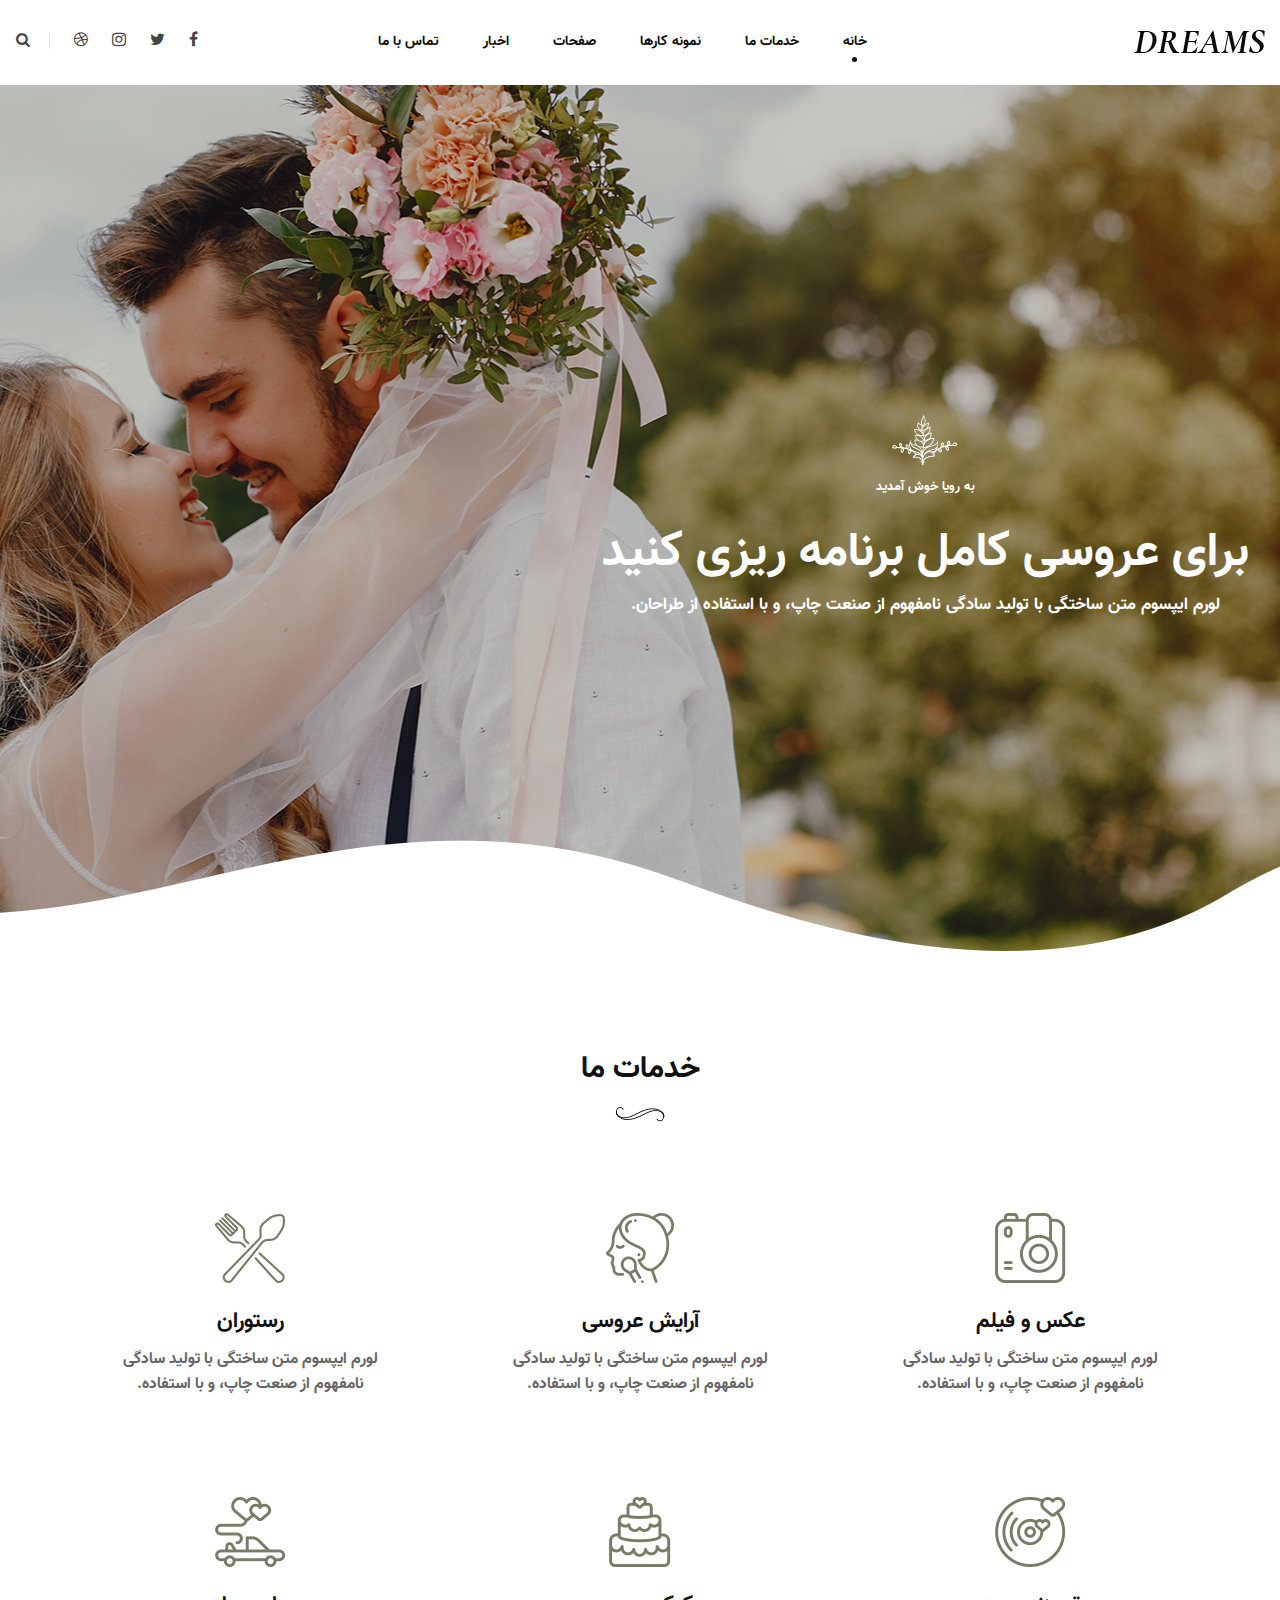
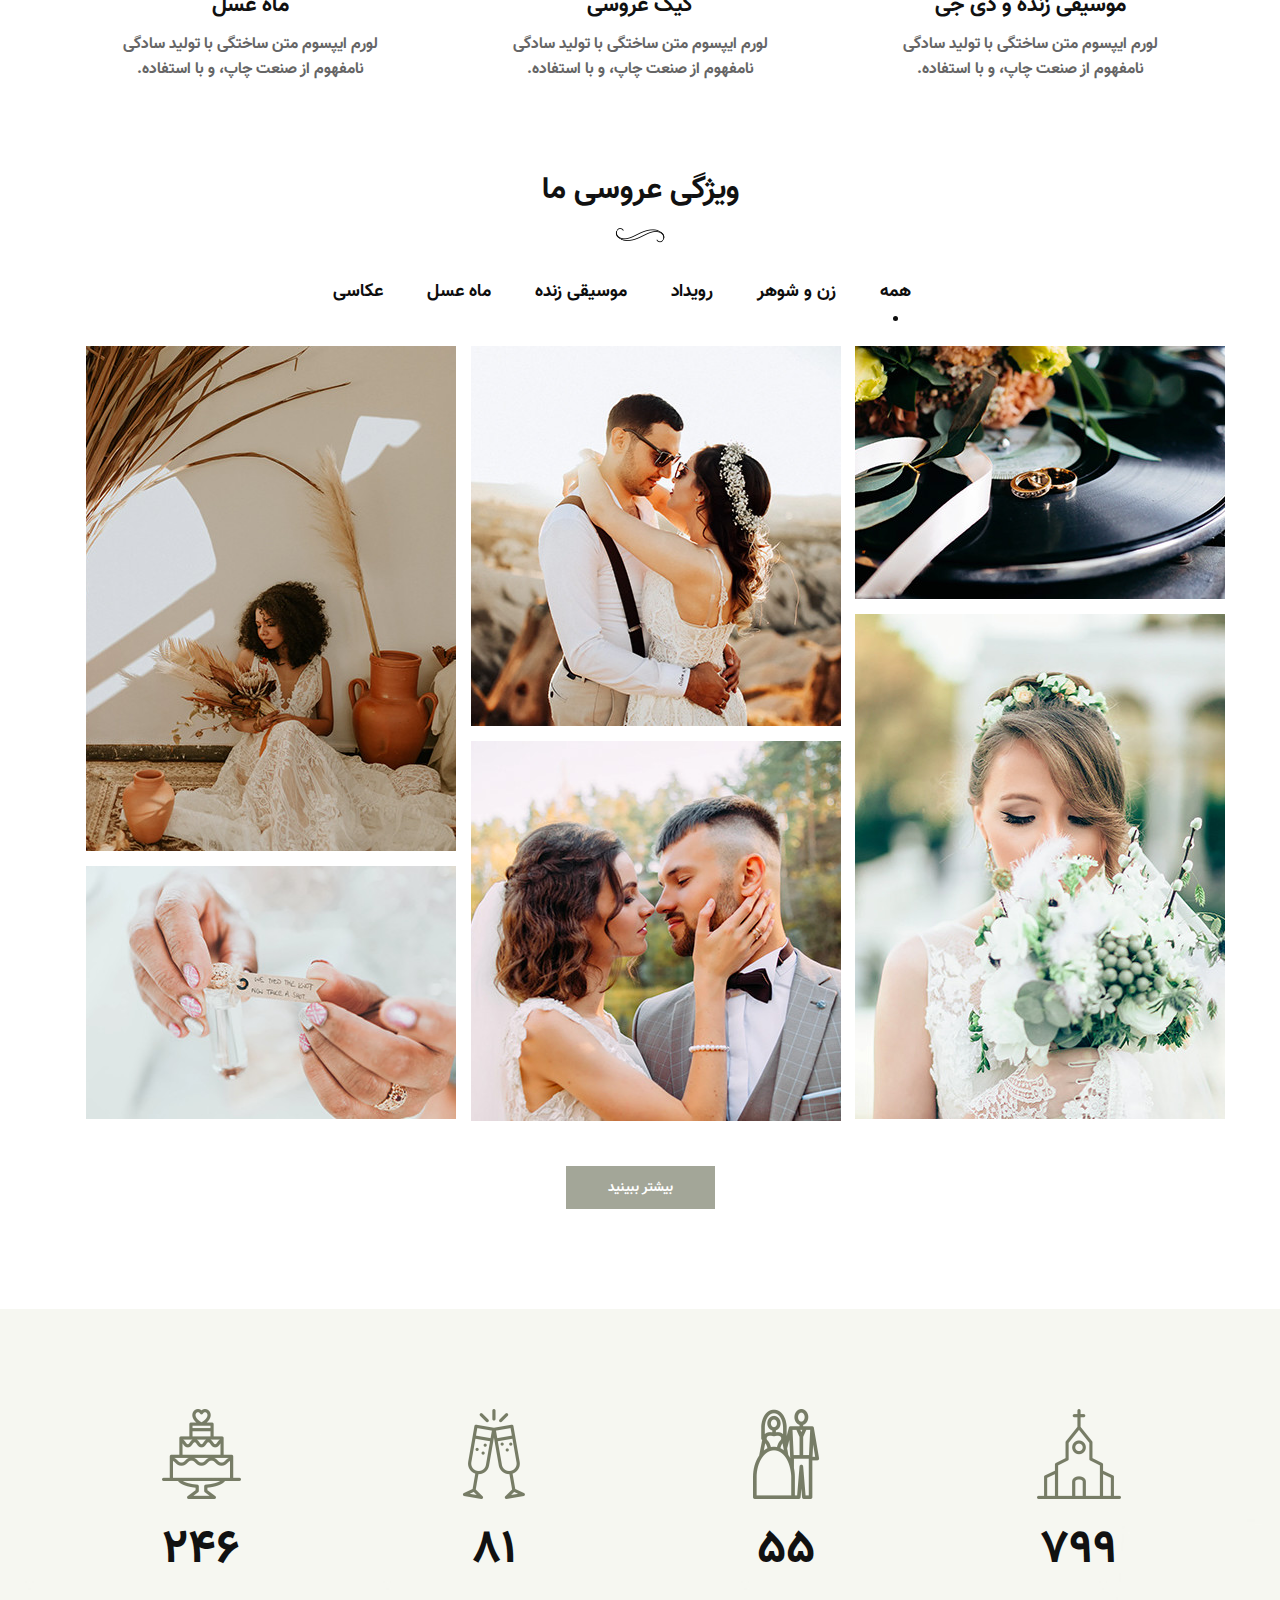
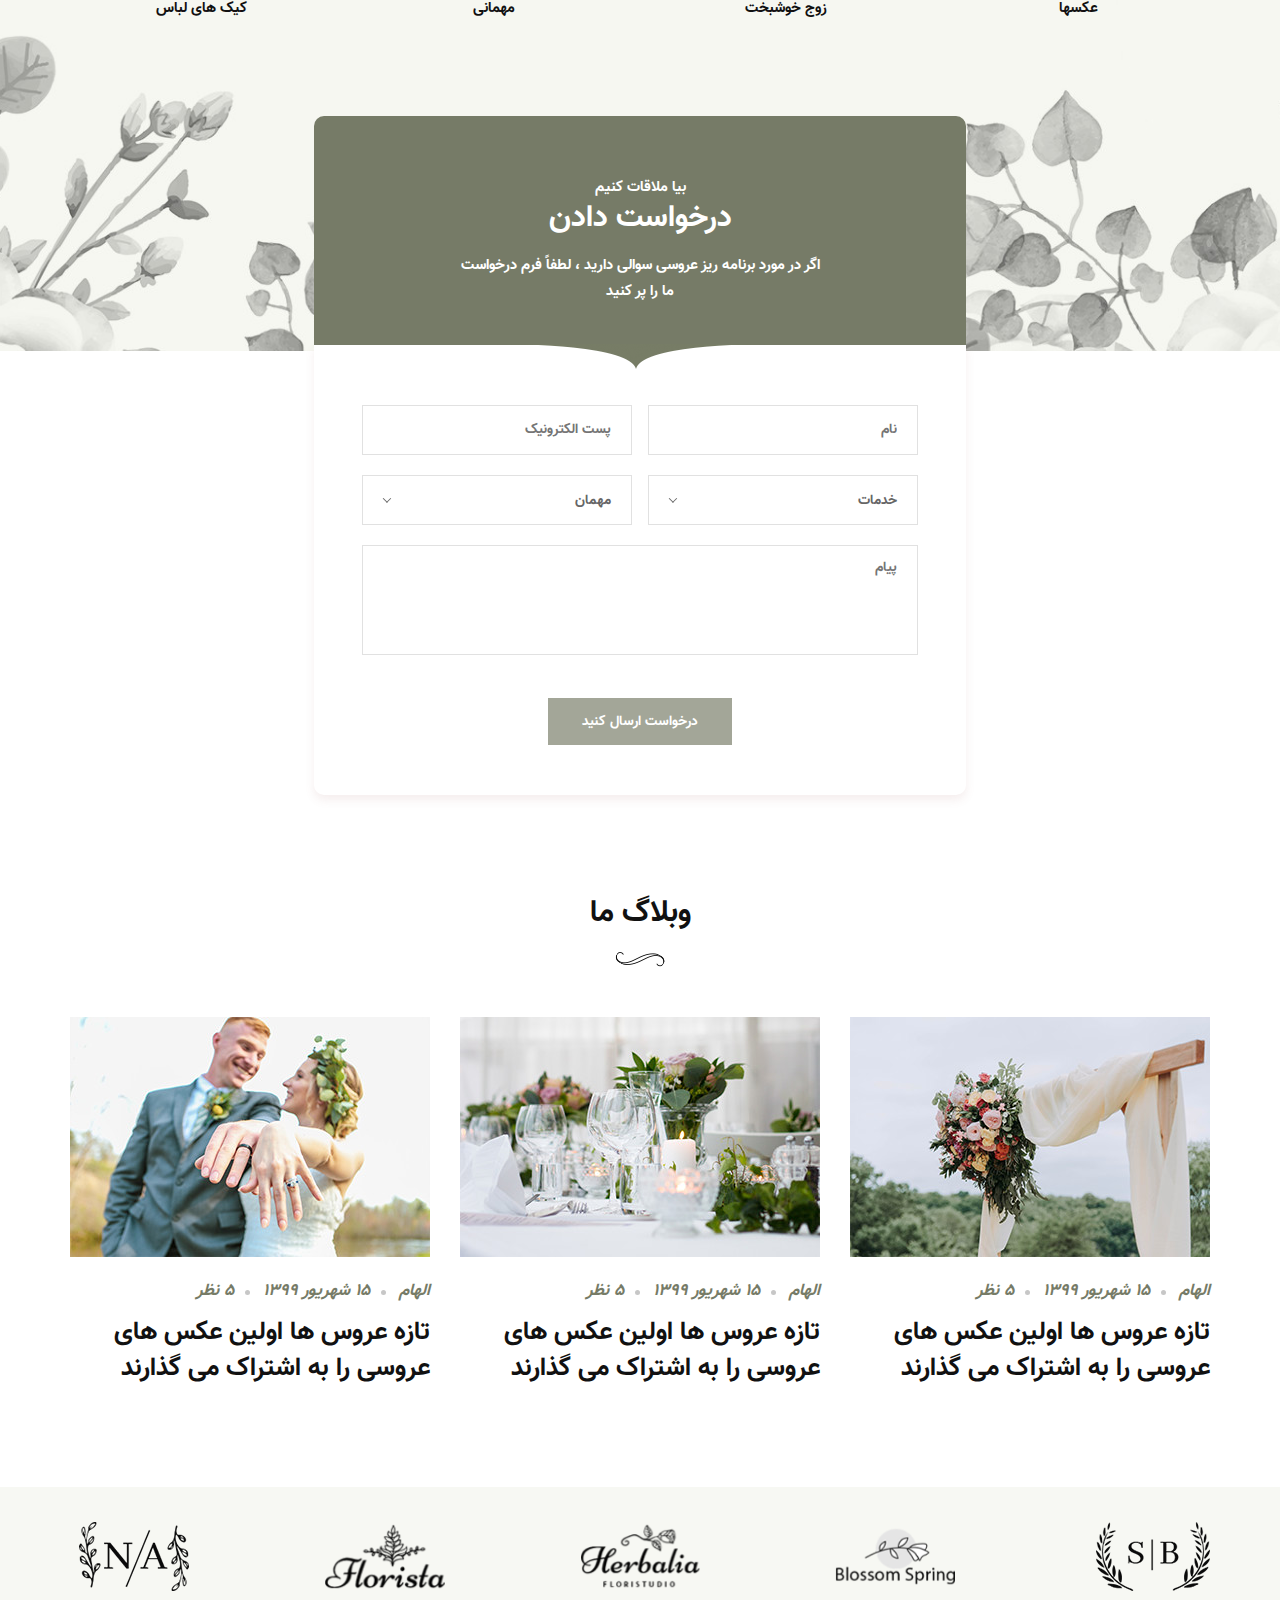
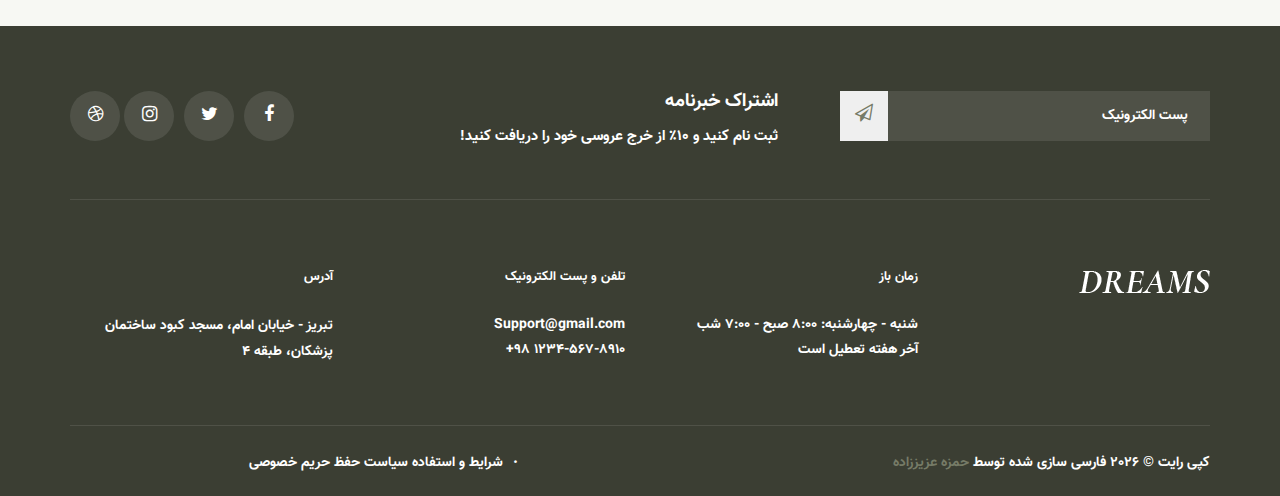
<file: index.html>
<!DOCTYPE html>
<html lang="fa-IR">
  <head>
    <meta charset="UTF-8" />
    <meta name="description" content="قالب عروسی رویاها" />
    <meta name="keywords" content="رویاها, فقط, خلاق, html" />
    <meta name="viewport" content="width=device-width, initial-scale=1.0" />
    <meta http-equiv="X-UA-Compatible" content="ie=edge" />
    <title>خانه | قالب رویاها</title>

    <!-- Google Font -->
    <link
      href="https://fonts.googleapis.com/css2?family=Raleway:wght@300;400;500;600;700;800;900&display=swap"
      rel="stylesheet"
    />
    <link
      href="https://fonts.googleapis.com/css2?family=Cormorant+Garamond:wght@400;500;600;700&display=swap"
      rel="stylesheet"
    />

    <!-- Css Styles -->
    <link rel="stylesheet" href="css/bootstrap.min.css" type="text/css" />
    <link rel="stylesheet" href="css/bootstrap-rtl.min.css" type="text/css" />
    <link rel="stylesheet" href="css/font-awesome.min.css" type="text/css" />
    <link rel="stylesheet" href="css/elegant-icons.css" type="text/css" />
    <link rel="stylesheet" href="css/owl.carousel.min.css" type="text/css" />
    <link rel="stylesheet" href="css/nice-select.css" type="text/css" />
    <link rel="stylesheet" href="css/magnific-popup.css" type="text/css" />
    <link rel="stylesheet" href="css/slicknav.min.css" type="text/css" />
    <link rel="stylesheet" href="css/style.css" type="text/css" />
  </head>

  <body dir="rtl" class="rtl">
    <!-- Page Preloder -->
    <div id="preloder">
      <div class="loader"></div>
    </div>

    <!-- Header Section Begin -->
    <header class="header header--normal">
      <div class="container-fluid">
        <div class="row">
          <div class="col-lg-2 col-md-2">
            <div class="header__logo">
              <a href="#"><img src="img/logo.png" alt="" /></a>
            </div>
          </div>
          <div class="col-lg-8 col-md-9">
            <nav class="header__menu mobile-menu">
              <ul>
                <li class="active"><a href="./index.html">خانه</a></li>
                <li><a href="./services.html">خدمات ما</a></li>
                <li><a href="./portfolio.html">نمونه کارها</a></li>
                <li>
                  <a href="#">صفحات</a>
                  <ul class="dropdown">
                    <li><a href="./about.html">درباره ما</a></li>
                    <li><a href="./team.html">تیم ما</a></li>
                    <li><a href="./blog-details.html">جزئیات وبلاگ</a></li>
                  </ul>
                </li>
                <li><a href="./blog.html">اخبار</a></li>
                <li><a href="./contact.html">تماس با ما</a></li>
                <li></li>
              </ul>
            </nav>
          </div>
          <div class="col-lg-2 col-md-1">
            <div class="header__right">
              <div class="header__right__social">
                <a href="#"><i class="fa fa-facebook"></i></a>
                <a href="#"><i class="fa fa-twitter"></i></a>
                <a href="#"><i class="fa fa-instagram"></i></a>
                <a href="#"><i class="fa fa-dribbble"></i></a>
              </div>
              <div class="header__right__search">
                <a href="#" class="search-switch"
                  ><i class="fa fa-search"></i
                ></a>
              </div>
            </div>
          </div>
        </div>
        <div id="mobile-menu-wrap"></div>
      </div>
    </header>
    <!-- Header End -->

    <!-- Hero Section Begin -->
    <section class="hero set-bg" data-setbg="img/hero.png">
      <div class="container-fluid">
        <div class="hero__text">
          <img src="img/icon/hi.png" alt="" />
          <h5>به رویا خوش آمدید</h5>
          <h2>برای عروسی کامل برنامه ریزی کنید</h2>
          <p>
            لورم ایپسوم متن ساختگی با تولید سادگی نامفهوم از صنعت چاپ، و با
            استفاده از طراحان.
          </p>
        </div>
      </div>
    </section>
    <!-- Hero Section End -->

    <!-- Services Section Begin -->
    <section class="services spad">
      <div class="container">
        <div class="row">
          <div class="col-lg-12">
            <div class="section-title">
              <h2>خدمات ما</h2>
              <img src="img/icon/ti.png" alt="" />
            </div>
          </div>
        </div>
        <div class="row">
          <div class="col-lg-4 col-md-6 col-sm-6">
            <div class="services__item">
              <img src="img/icon/si-1.png" alt="" />
              <h4>عکس و فیلم</h4>
              <p>
                لورم ایپسوم متن ساختگی با تولید سادگی نامفهوم از صنعت چاپ، و با
                استفاده.
              </p>
            </div>
          </div>
          <div class="col-lg-4 col-md-6 col-sm-6">
            <div class="services__item">
              <img src="img/icon/si-2.png" alt="" />
              <h4>آرایش عروسی</h4>
              <p>
                لورم ایپسوم متن ساختگی با تولید سادگی نامفهوم از صنعت چاپ، و با
                استفاده.
              </p>
            </div>
          </div>
          <div class="col-lg-4 col-md-6 col-sm-6">
            <div class="services__item">
              <img src="img/icon/si-3.png" alt="" />
              <h4>رستوران</h4>
              <p>
                لورم ایپسوم متن ساختگی با تولید سادگی نامفهوم از صنعت چاپ، و با
                استفاده.
              </p>
            </div>
          </div>
          <div class="col-lg-4 col-md-6 col-sm-6">
            <div class="services__item">
              <img src="img/icon/si-4.png" alt="" />
              <h4>موسیقی زنده و دی جی</h4>
              <p>
                لورم ایپسوم متن ساختگی با تولید سادگی نامفهوم از صنعت چاپ، و با
                استفاده.
              </p>
            </div>
          </div>
          <div class="col-lg-4 col-md-6 col-sm-6">
            <div class="services__item">
              <img src="img/icon/si-5.png" alt="" />
              <h4>کیک عروسی</h4>
              <p>
                لورم ایپسوم متن ساختگی با تولید سادگی نامفهوم از صنعت چاپ، و با
                استفاده.
              </p>
            </div>
          </div>
          <div class="col-lg-4 col-md-6 col-sm-6">
            <div class="services__item">
              <img src="img/icon/si-6.png" alt="" />
              <h4>ماه عسل</h4>
              <p>
                لورم ایپسوم متن ساختگی با تولید سادگی نامفهوم از صنعت چاپ، و با
                استفاده.
              </p>
            </div>
          </div>
        </div>
      </div>
    </section>
    <!-- Services Section End -->

    <!-- Feature Section Begin -->
    <section class="features spad">
      <div class="container">
        <div class="row">
          <div class="col-lg-12">
            <div class="section-title">
              <h2>ویژگی عروسی ما</h2>
              <img src="img/icon/ti.png" alt="" />
            </div>
            <ul class="filter__controls">
              <li class="active" data-filter="*">همه</li>
              <li data-filter=".couple">زن و شوهر</li>
              <li data-filter=".event">رویداد</li>
              <li data-filter=".music">موسیقی زنده</li>
              <li data-filter=".honeymoon">ماه عسل</li>
              <li data-filter=".photography">عکاسی</li>
              <li></li>
            </ul>
          </div>
        </div>
        <div class="feature__gallery">
          <div class="grid-sizer"></div>
          <div
            class="fg__item photography set-bg"
            data-setbg="img/features/feature-1.jpg"
          >
            <div class="fg__item__text">
              <span>تشریفات</span>
              <h2>کریستینا و ایولین</h2>
            </div>
          </div>
          <div
            class="fg__item honeymoon mid_item set-bg"
            data-setbg="img/features/feature-2.jpg"
          >
            <div class="fg__item__text">
              <span>تشریفات</span>
              <h2>کریستینا و ایولین</h2>
            </div>
          </div>
          <div
            class="fg__item music large_item set-bg"
            data-setbg="img/features/feature-3.jpg"
          >
            <div class="fg__item__text">
              <span>تشریفات</span>
              <h2>کریستینا و ایولین</h2>
            </div>
          </div>
          <div
            class="fg__item event large_item set-bg"
            data-setbg="img/features/feature-4.jpg"
          >
            <div class="fg__item__text">
              <span>تشریفات</span>
              <h2>کریستینا و ایولین</h2>
            </div>
          </div>
          <div
            class="fg__item couple mid_item set-bg"
            data-setbg="img/features/feature-5.jpg"
          >
            <div class="fg__item__text">
              <span>تشریفات</span>
              <h2>کریستینا و ایولین</h2>
            </div>
          </div>
          <div
            class="fg__item photography set-bg"
            data-setbg="img/features/feature-6.jpg"
          >
            <div class="fg__item__text">
              <span>تشریفات</span>
              <h2>کریستینا و ایولین</h2>
            </div>
          </div>
        </div>
        <div class="row">
          <div class="col-lg-12 text-center">
            <div class="load__more">
              <a href="#" class="primary-btn">بیشتر ببینید</a>
            </div>
          </div>
        </div>
      </div>
    </section>
    <!-- Feature Section End -->

    <!-- Counter Section Begin -->
    <div class="counter spad set-bg" data-setbg="img/counter-bg.jpg">
      <div class="container">
        <div class="row">
          <div class="col-lg-3 col-md-3 col-sm-6">
            <div class="counter__item">
              <img src="img/icon/ci-1.png" alt="" />
              <h2 class="counter_num">8365</h2>
              <p>عکسها</p>
            </div>
          </div>
          <div class="col-lg-3 col-md-3 col-sm-6">
            <div class="counter__item">
              <img src="img/icon/ci-2.png" alt="" />
              <h2 class="counter_num">568</h2>
              <p>زوج خوشبخت</p>
            </div>
          </div>
          <div class="col-lg-3 col-md-3 col-sm-6">
            <div class="counter__item">
              <img src="img/icon/ci-3.png" alt="" />
              <h2 class="counter_num">849</h2>
              <p>مهمانی</p>
            </div>
          </div>
          <div class="col-lg-3 col-md-3 col-sm-6">
            <div class="counter__item">
              <img src="img/icon/ci-4.png" alt="" />
              <h2 class="counter_num">2574</h2>
              <p>کیک های لباس</p>
            </div>
          </div>
        </div>
      </div>
    </div>
    <!-- Counter Section End -->

    <!-- Request Form Section Begin -->
    <section class="request">
      <div class="container">
        <div class="row d-flex justify-content-center">
          <div class="col-lg-7">
            <div class="request__form">
              <div class="section-title">
                <span>بیا ملاقات کنیم</span>
                <h2>درخواست دادن</h2>
                <p>
                  اگر در مورد برنامه ریز عروسی سوالی دارید ، لطفاً فرم درخواست
                  ما را پر کنید
                </p>
              </div>
              <form action="#">
                <div class="row">
                  <div class="col-lg-6 col-md-6 col-sm-6 px-2">
                    <input type="text" placeholder="نام" />
                  </div>
                  <div class="col-lg-6 col-md-6 col-sm-6 px-2">
                    <input type="text" placeholder="پست الکترونیک" />
                  </div>
                  <div class="col-lg-6 col-md-6 col-sm-6 px-2">
                    <select>
                      <option value="">خدمات</option>
                      <option value="">گزینه 1</option>
                      <option value="">گزینه 2</option>
                    </select>
                  </div>
                  <div class="col-lg-6 col-md-6 col-sm-6 px-2">
                    <select>
                      <option value="">مهمان</option>
                      <option value="">گزینه 1</option>
                      <option value="">گزینه 2</option>
                    </select>
                  </div>
                  <div class="col-lg-12 px-2 text-center">
                    <textarea placeholder="پیام"></textarea>
                    <button type="submit" class="site-btn">
                      درخواست ارسال کنید
                    </button>
                  </div>
                </div>
              </form>
            </div>
          </div>
        </div>
      </div>
    </section>
    <!-- Request Form Section End -->

    <!-- Latest Blog Section Begin -->
    <section class="latest spad">
      <div class="container">
        <div class="row">
          <div class="col-lg-12">
            <div class="section-title">
              <h2>وبلاگ ما</h2>
              <img src="img/icon/ti.png" alt="" />
            </div>
          </div>
        </div>
        <div class="row">
          <div class="col-lg-4 col-md-4 col-sm-6">
            <div class="latest__item">
              <img src="img/blog/latest-1.jpg" alt="" />
              <ul>
                <li>الهام</li>
                <li>15 شهریور 1399</li>
                <li>5 نظر</li>
              </ul>
              <h4>
                <a href="#"
                  >تازه عروس ها اولین عکس های عروسی را به اشتراک می گذارند</a
                >
              </h4>
            </div>
          </div>
          <div class="col-lg-4 col-md-4 col-sm-6">
            <div class="latest__item">
              <img src="img/blog/latest-2.jpg" alt="" />
              <ul>
                <li>الهام</li>
                <li>15 شهریور 1399</li>
                <li>5 نظر</li>
              </ul>
              <h4>
                <a href="#"
                  >تازه عروس ها اولین عکس های عروسی را به اشتراک می گذارند</a
                >
              </h4>
            </div>
          </div>
          <div class="col-lg-4 col-md-4 col-sm-6">
            <div class="latest__item">
              <img src="img/blog/latest-3.jpg" alt="" />
              <ul>
                <li>الهام</li>
                <li>15 شهریور 1399</li>
                <li>5 نظر</li>
              </ul>
              <h4>
                <a href="#"
                  >تازه عروس ها اولین عکس های عروسی را به اشتراک می گذارند</a
                >
              </h4>
            </div>
          </div>
        </div>
      </div>
    </section>
    <!-- Latest Blog Section End -->

    <!-- Logo Begin -->
    <div class="logo">
      <div class="container">
        <div class="row">
          <div class="col-lg-12">
            <div class="logo__carousel owl-carousel">
              <div class="logo__item">
                <a href="#"><img src="img/logo-carousel/lc-1.png" alt="" /></a>
              </div>
              <div class="logo__item">
                <a href="#"><img src="img/logo-carousel/lc-2.png" alt="" /></a>
              </div>
              <div class="logo__item">
                <a href="#"><img src="img/logo-carousel/lc-3.png" alt="" /></a>
              </div>
              <div class="logo__item">
                <a href="#"><img src="img/logo-carousel/lc-4.png" alt="" /></a>
              </div>
              <div class="logo__item">
                <a href="#"><img src="img/logo-carousel/lc-5.png" alt="" /></a>
              </div>
            </div>
          </div>
        </div>
      </div>
    </div>
    <!-- Logo End -->

    <!-- Footer Section Begin -->
    <footer class="footer">
      <div class="container">
        <div class="footer__top">
          <div class="row">
            <div class="col-lg-8 col-md-6">
              <div class="footer___subscribe">
                <div class="footer__subscribe__text">
                  <h4>اشتراک خبرنامه</h4>
                  <p>ثبت نام کنید و 10٪ از خرج عروسی خود را دریافت کنید!</p>
                </div>
                <div class="footer__subscribe__form">
                  <form action="#">
                    <input type="text" placeholder="پست الکترونیک" />
                    <button type="submit"><i class="fa fa-send-o"></i></button>
                  </form>
                </div>
              </div>
            </div>
            <div class="col-lg-4 col-md-6">
              <div class="footer__social">
                <a href="#"><i class="fa fa-facebook"></i></a>
                <a href="#"><i class="fa fa-twitter"></i></a>
                <a href="#"><i class="fa fa-instagram"></i></a>
                <a href="#"><i class="fa fa-dribbble"></i></a>
              </div>
            </div>
          </div>
        </div>
        <div class="row">
          <div class="col-lg-3 col-md-3 col-sm-6">
            <div class="footer__logo">
              <a href="#"><img src="img/footer-logo.png" alt="" /></a>
            </div>
          </div>
          <div class="col-lg-3 col-md-3 col-sm-6">
            <div class="footer__widget">
              <h5>زمان باز</h5>
              <ul>
                <li>شنبه - چهارشنبه: 8:00 صبح - 7:00 شب</li>
                <li>آخر هفته تعطیل است</li>
              </ul>
            </div>
          </div>
          <div class="col-lg-3 col-md-3 col-sm-6">
            <div class="footer__widget">
              <h5>تلفن و پست الکترونیک</h5>
              <ul>
                <li>Support@gmail.com</li>
                <li>1234-567-8910 98+</li>
              </ul>
            </div>
          </div>
          <div class="col-lg-3 col-md-3 col-sm-6">
            <div class="footer__widget">
              <h5>آدرس</h5>
              <p>تبريز - خیابان امام، مسجد کبود ساختمان پزشکان، طبقه 4</p>
            </div>
          </div>
        </div>
        <div class="footer__copyright">
          <div class="row">
            <div class="col-lg-7 col-md-7">
              <p class="footer__copyright__text">
                کپی رایت &copy;
                <script>
                  document.write(new Date().getFullYear());
                </script>
                فارسی سازی شده توسط
                <a href="https://hamzehazizzadeh.ir/" target="_blank"
                  >حمزه عزیززاده</a
                >
              </p>
            </div>
            <div class="col-lg-5 col-md-5">
              <ul class="footer__copyright__widget">
                <li><a href="#">شرایط و استفاده</a></li>
                <li><a href="#">سیاست حفظ حریم خصوصی</a></li>
              </ul>
            </div>
          </div>
        </div>
      </div>
    </footer>
    <!-- Footer Section End -->

    <!-- Search model Begin -->
    <div class="search-model">
      <div class="h-100 d-flex align-items-center justify-content-center">
        <div class="search-close-switch"><i class="icon_close"></i></div>
        <form class="search-model-form">
          <input
            type="text"
            id="search-input"
            placeholder="اینجا جستجو کنید....."
          />
        </form>
      </div>
    </div>
    <!-- Search model end -->

    <!-- Js Plugins -->
    <script src="js/jquery-3.3.1.min.js"></script>
    <script src="js/bootstrap.min.js"></script>
    <script src="js/jquery.magnific-popup.min.js"></script>
    <script src="js/mixitup.min.js"></script>
    <script src="js/jquery.nice-select.min.js"></script>
    <script src="js/isotope.pkgd.min.js"></script>
    <script src="js/masonry.pkgd.min.js"></script>
    <script src="js/jquery.slicknav.js"></script>
    <script src="js/owl.carousel.min.js"></script>
    <script src="js/main.js"></script>
  </body>
</html>
</file>
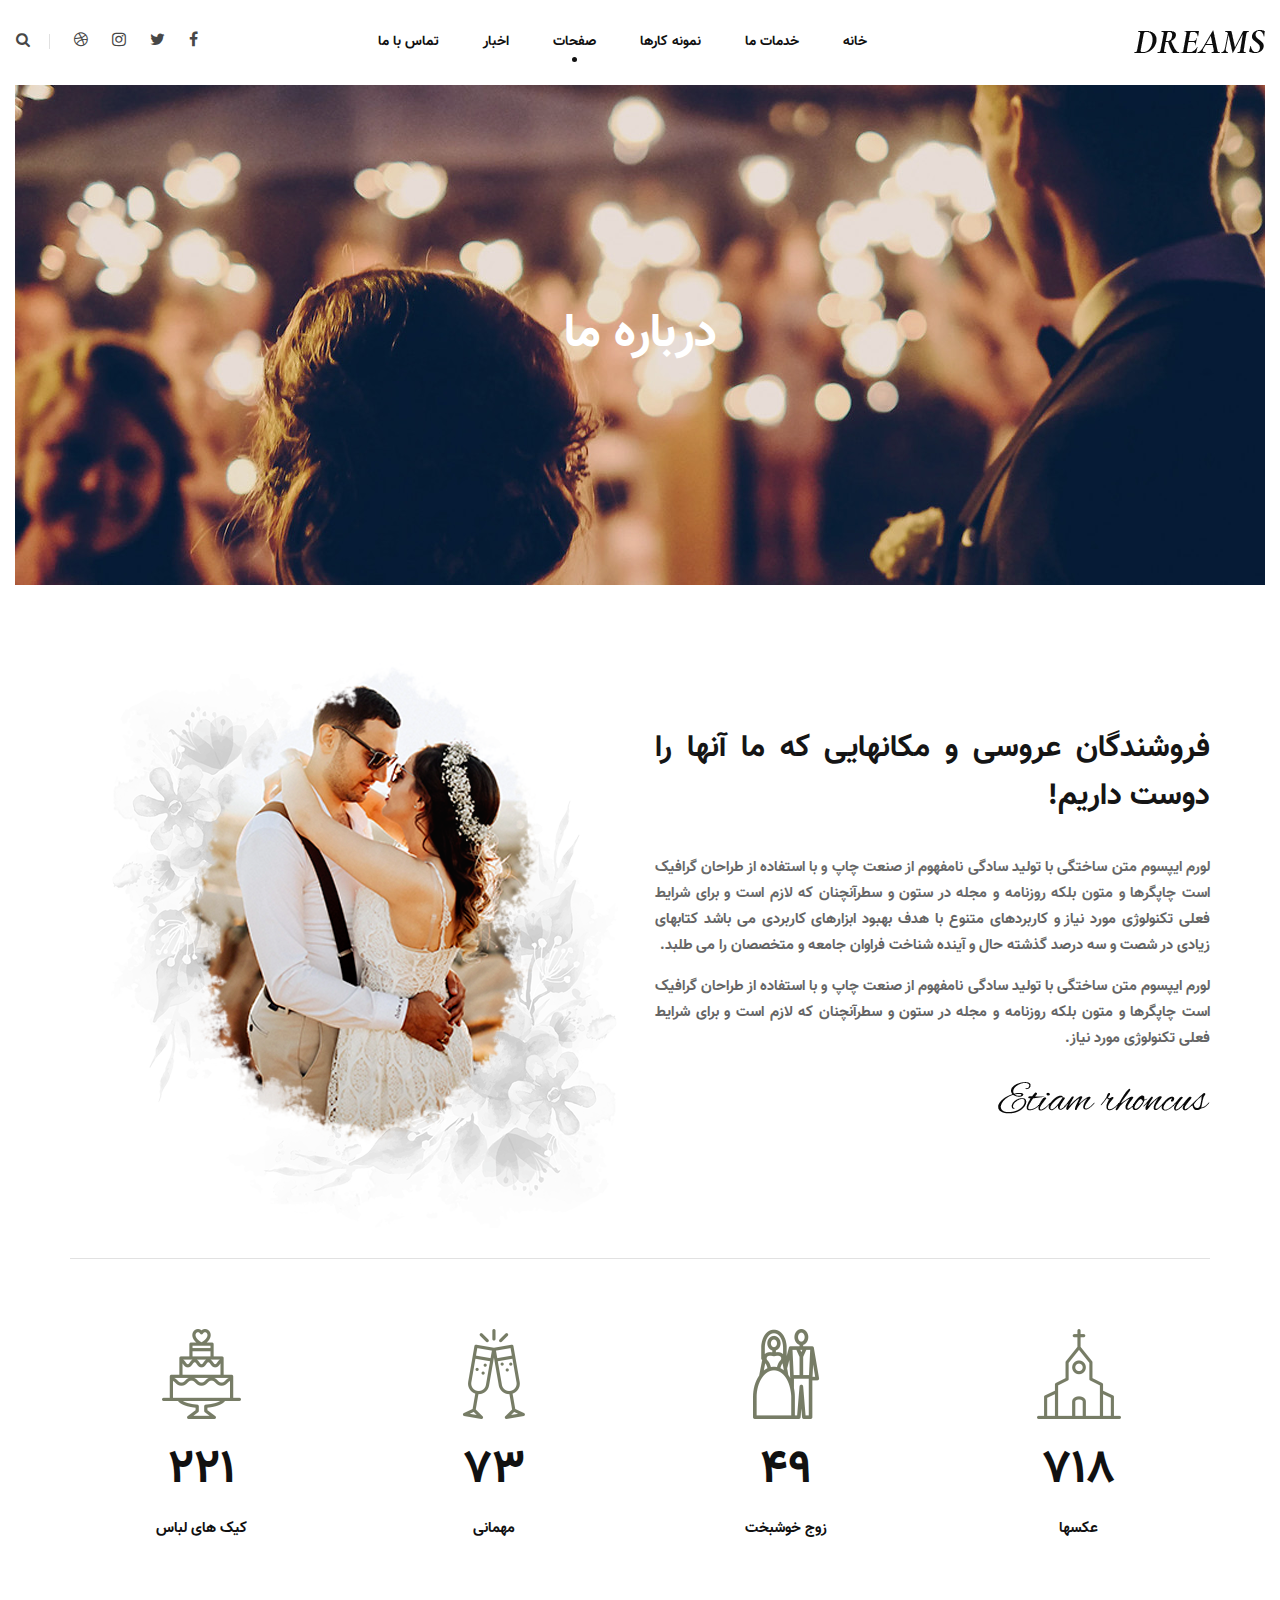
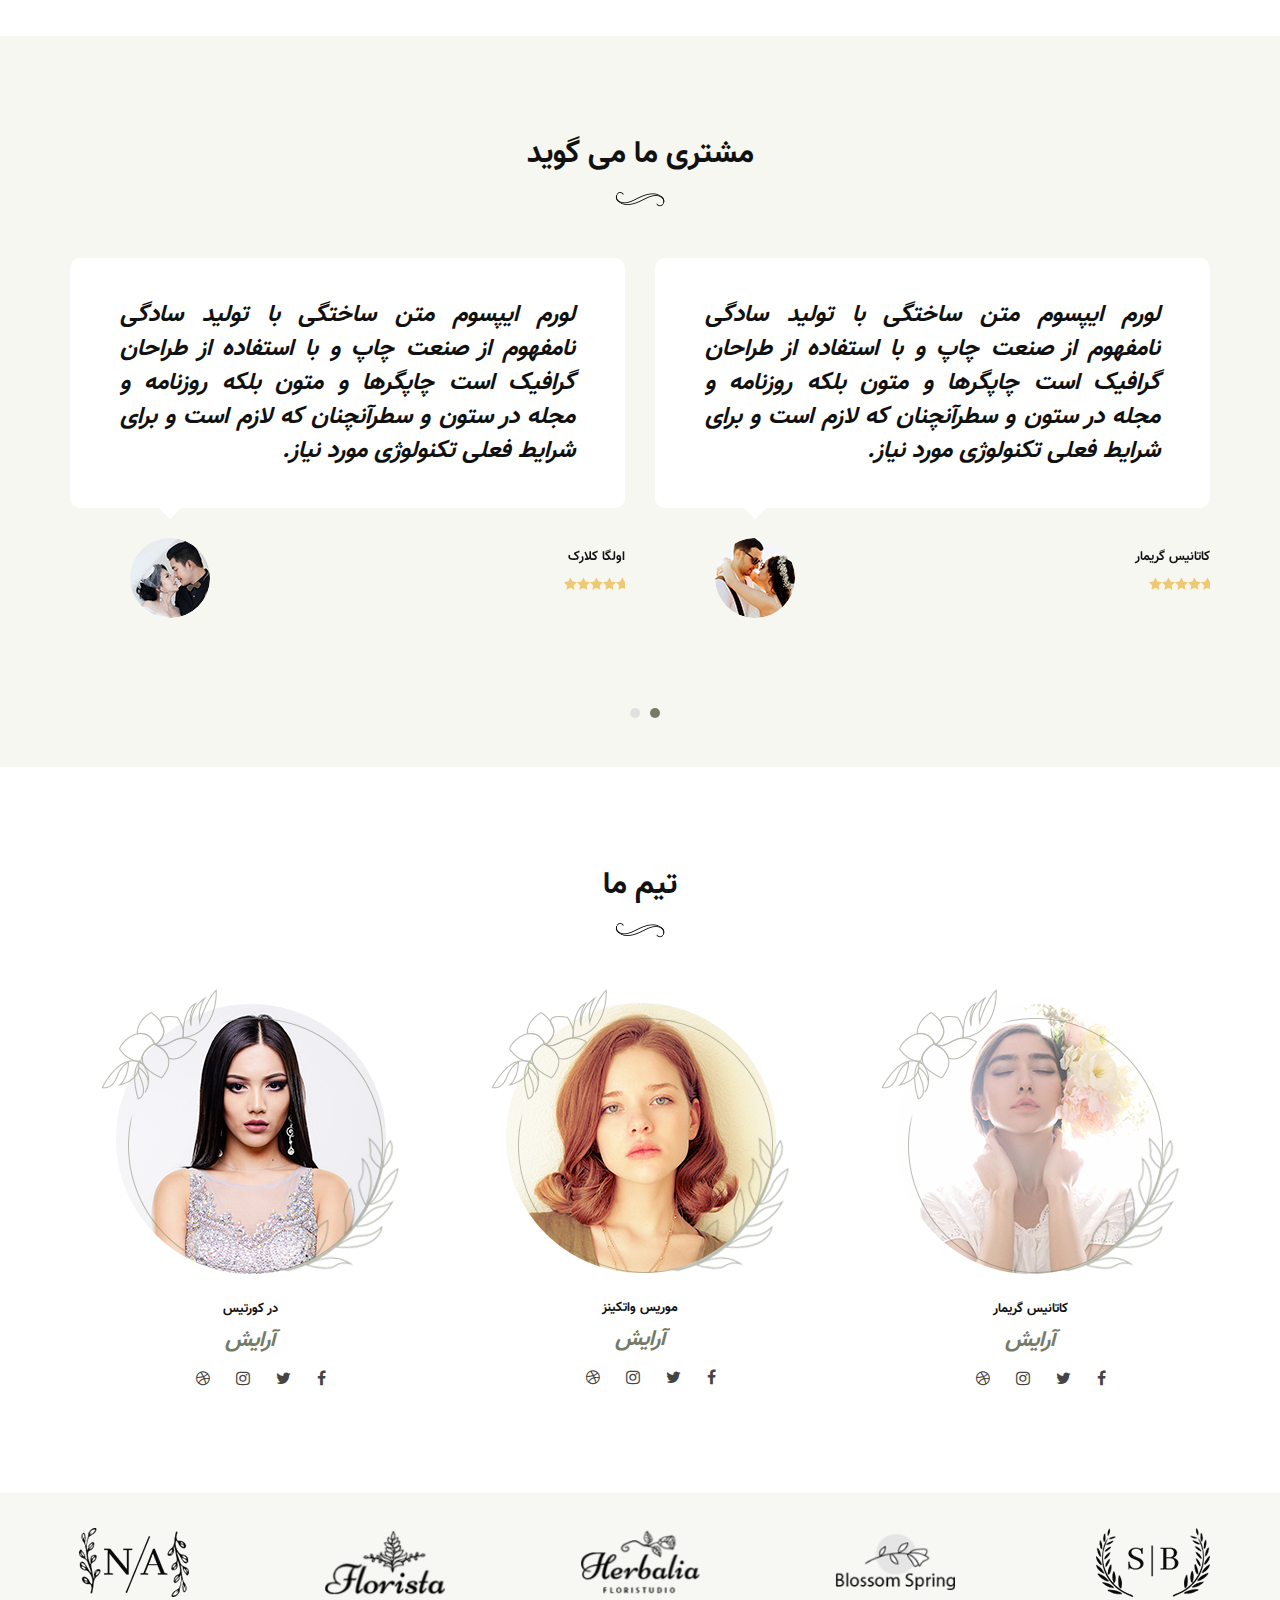
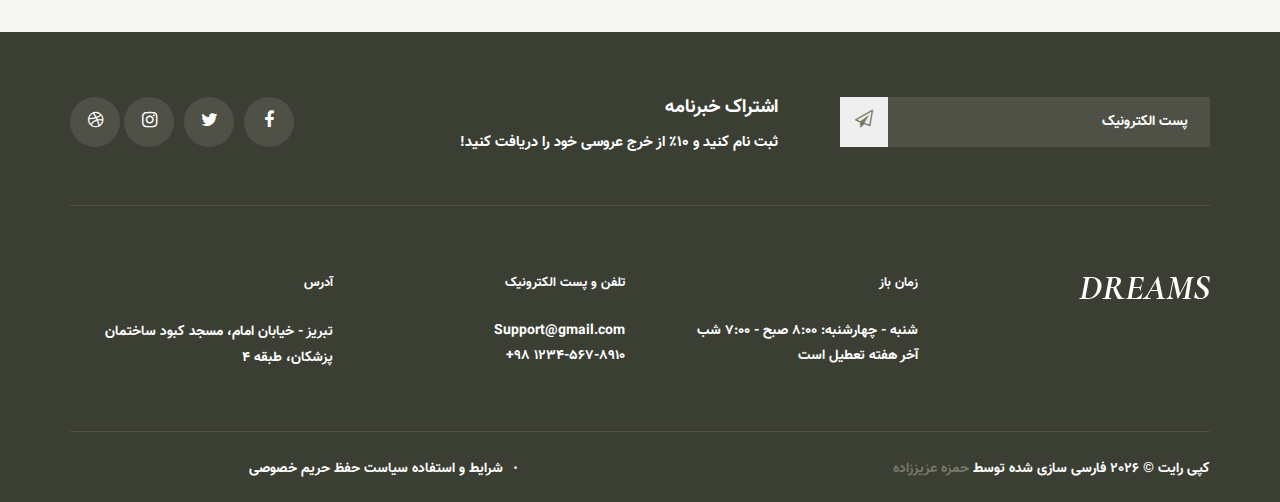
<file: about.html>
<!DOCTYPE html>
<html lang="fa-IR">
  <head>
    <meta charset="UTF-8" />
    <meta name="description" content="قالب عروسی رویاها" />
    <meta name="keywords" content="رویاها, فقط, خلاق, html" />
    <meta name="viewport" content="width=device-width, initial-scale=1.0" />
    <meta http-equiv="X-UA-Compatible" content="ie=edge" />
    <title>درباره ما | قالب رویاها</title>

    <!-- Google Font -->
    <link
      href="https://fonts.googleapis.com/css2?family=Raleway:wght@300;400;500;600;700;800;900&display=swap"
      rel="stylesheet"
    />
    <link
      href="https://fonts.googleapis.com/css2?family=Cormorant+Garamond:wght@400;500;600;700&display=swap"
      rel="stylesheet"
    />

    <!-- Css Styles -->
    <link rel="stylesheet" href="css/bootstrap.min.css" type="text/css" />
    <link rel="stylesheet" href="css/bootstrap-rtl.min.css" type="text/css" />
    <link rel="stylesheet" href="css/font-awesome.min.css" type="text/css" />
    <link rel="stylesheet" href="css/elegant-icons.css" type="text/css" />
    <link rel="stylesheet" href="css/owl.carousel.min.css" type="text/css" />
    <link rel="stylesheet" href="css/nice-select.css" type="text/css" />
    <link rel="stylesheet" href="css/magnific-popup.css" type="text/css" />
    <link rel="stylesheet" href="css/slicknav.min.css" type="text/css" />
    <link rel="stylesheet" href="css/style.css" type="text/css" />
  </head>

  <body dir="rtl" class="rtl">
    <!-- Page Preloder -->
    <div id="preloder">
      <div class="loader"></div>
    </div>

    <!-- Header Section Begin -->
    <header class="header header--normal">
      <div class="container-fluid">
        <div class="row">
          <div class="col-lg-2 col-md-2">
            <div class="header__logo">
              <a href="#"><img src="img/logo.png" alt="" /></a>
            </div>
          </div>
          <div class="col-lg-8 col-md-9">
            <nav class="header__menu mobile-menu">
              <ul>
                <li><a href="./index.html">خانه</a></li>
                <li><a href="./services.html">خدمات ما</a></li>
                <li><a href="./portfolio.html">نمونه کارها</a></li>
                <li class="active">
                  <a href="#">صفحات</a>
                  <ul class="dropdown">
                    <li><a href="./about.html">درباره ما</a></li>
                    <li><a href="./team.html">تیم ما</a></li>
                    <li><a href="./blog-details.html">جزئیات وبلاگ</a></li>
                  </ul>
                </li>
                <li><a href="./blog.html">اخبار</a></li>
                <li><a href="./contact.html">تماس با ما</a></li>
                <li></li>
              </ul>
            </nav>
          </div>
          <div class="col-lg-2 col-md-1">
            <div class="header__right">
              <div class="header__right__social">
                <a href="#"><i class="fa fa-facebook"></i></a>
                <a href="#"><i class="fa fa-twitter"></i></a>
                <a href="#"><i class="fa fa-instagram"></i></a>
                <a href="#"><i class="fa fa-dribbble"></i></a>
              </div>
              <div class="header__right__search">
                <a href="#" class="search-switch"
                  ><i class="fa fa-search"></i
                ></a>
              </div>
            </div>
          </div>
        </div>
        <div id="mobile-menu-wrap"></div>
      </div>
    </header>
    <!-- Header End -->

    <!-- Breadcrumb Begin -->
    <div class="breadcrumb-option set-bg" data-setbg="img/breadcrumb-bg.jpg">
      <div class="container-fluid">
        <div class="row">
          <div class="col-lg-12">
            <div class="breadcrumb__text">
              <h2>درباره ما</h2>
            </div>
          </div>
        </div>
      </div>
    </div>
    <!-- Breadcrumb End -->

    <!-- About Section Begin -->
    <section class="about spad">
      <div class="container">
        <div class="row">
          <div class="col-lg-6 col-md-6">
            <div class="about__text text-justify">
              <h2>فروشندگان عروسی و مکانهایی که ما آنها را دوست داریم!</h2>
              <p>
                لورم ایپسوم متن ساختگی با تولید سادگی نامفهوم از صنعت چاپ و با
                استفاده از طراحان گرافیک است چاپگرها و متون بلکه روزنامه و مجله
                در ستون و سطرآنچنان که لازم است و برای شرایط فعلی تکنولوژی مورد
                نیاز و کاربردهای متنوع با هدف بهبود ابزارهای کاربردی می باشد
                کتابهای زیادی در شصت و سه درصد گذشته حال و آینده شناخت فراوان
                جامعه و متخصصان را می طلبد.
              </p>
              <p>
                لورم ایپسوم متن ساختگی با تولید سادگی نامفهوم از صنعت چاپ و با
                استفاده از طراحان گرافیک است چاپگرها و متون بلکه روزنامه و مجله
                در ستون و سطرآنچنان که لازم است و برای شرایط فعلی تکنولوژی مورد
                نیاز.
              </p>
              <img src="img/about/signature.png" alt="" />
            </div>
          </div>
          <div class="col-lg-6 col-md-6">
            <div class="about__pic">
              <img src="img/about/about.png" alt="" />
            </div>
          </div>
        </div>
      </div>
      <div class="container">
        <div class="about__counter">
          <div class="row">
            <div class="col-lg-3 col-md-3 col-sm-6">
              <div class="counter__item">
                <img src="img/icon/ci-1.png" alt="" />
                <h2 class="counter_num">8365</h2>
                <p>عکسها</p>
              </div>
            </div>
            <div class="col-lg-3 col-md-3 col-sm-6">
              <div class="counter__item">
                <img src="img/icon/ci-2.png" alt="" />
                <h2 class="counter_num">568</h2>
                <p>زوج خوشبخت</p>
              </div>
            </div>
            <div class="col-lg-3 col-md-3 col-sm-6">
              <div class="counter__item">
                <img src="img/icon/ci-3.png" alt="" />
                <h2 class="counter_num">849</h2>
                <p>مهمانی</p>
              </div>
            </div>
            <div class="col-lg-3 col-md-3 col-sm-6">
              <div class="counter__item">
                <img src="img/icon/ci-4.png" alt="" />
                <h2 class="counter_num">2574</h2>
                <p>کیک های لباس</p>
              </div>
            </div>
          </div>
        </div>
      </div>
    </section>
    <!-- About Section End -->

    <!-- Testimonial Section Begin -->
    <section class="testimonial spad">
      <div class="container">
        <div class="row">
          <div class="col-lg-12">
            <div class="section-title">
              <h2>مشتری ما می گوید</h2>
              <img src="img/icon/ti.png" alt="" />
            </div>
          </div>
        </div>
        <div class="row text-justify">
          <div class="testimonial__carousel owl-carousel">
            <div class="col-lg-6">
              <div class="testimonial__item">
                <div class="testimonial__item__text">
                  <p>
                    لورم ایپسوم متن ساختگی با تولید سادگی نامفهوم از صنعت چاپ و
                    با استفاده از طراحان گرافیک است چاپگرها و متون بلکه روزنامه
                    و مجله در ستون و سطرآنچنان که لازم است و برای شرایط فعلی
                    تکنولوژی مورد نیاز.
                  </p>
                </div>
                <div class="testimonial__item__author">
                  <div class="testimonial__item__author__pic">
                    <img src="img/about/ta-1.png" alt="" />
                  </div>
                  <div class="testimonial__item__author__text">
                    <h5>کاتانیس گریمار</h5>
                    <div class="rating">
                      <span class="icon_star"></span>
                      <span class="icon_star"></span>
                      <span class="icon_star"></span>
                      <span class="icon_star"></span>
                      <span class="icon_star"></span>
                    </div>
                  </div>
                </div>
              </div>
            </div>
            <div class="col-lg-6">
              <div class="testimonial__item">
                <div class="testimonial__item__text">
                  <p>
                    لورم ایپسوم متن ساختگی با تولید سادگی نامفهوم از صنعت چاپ و
                    با استفاده از طراحان گرافیک است چاپگرها و متون بلکه روزنامه
                    و مجله در ستون و سطرآنچنان که لازم است و برای شرایط فعلی
                    تکنولوژی مورد نیاز.
                  </p>
                </div>
                <div class="testimonial__item__author">
                  <div class="testimonial__item__author__pic">
                    <img src="img/about/ta-2.png" alt="" />
                  </div>
                  <div class="testimonial__item__author__text">
                    <h5>اولگا کلارک</h5>
                    <div class="rating">
                      <span class="icon_star"></span>
                      <span class="icon_star"></span>
                      <span class="icon_star"></span>
                      <span class="icon_star"></span>
                      <span class="icon_star"></span>
                    </div>
                  </div>
                </div>
              </div>
            </div>
            <div class="col-lg-6">
              <div class="testimonial__item">
                <div class="testimonial__item__text">
                  <p>
                    لورم ایپسوم متن ساختگی با تولید سادگی نامفهوم از صنعت چاپ و
                    با استفاده از طراحان گرافیک است چاپگرها و متون بلکه روزنامه
                    و مجله در ستون و سطرآنچنان که لازم است و برای شرایط فعلی
                    تکنولوژی مورد نیاز.
                  </p>
                </div>
                <div class="testimonial__item__author">
                  <div class="testimonial__item__author__pic">
                    <img src="img/about/ta-1.png" alt="" />
                  </div>
                  <div class="testimonial__item__author__text">
                    <h5>کاتانیس گریمار</h5>
                    <div class="rating">
                      <span class="icon_star"></span>
                      <span class="icon_star"></span>
                      <span class="icon_star"></span>
                      <span class="icon_star"></span>
                      <span class="icon_star"></span>
                    </div>
                  </div>
                </div>
              </div>
            </div>
            <div class="col-lg-6">
              <div class="testimonial__item">
                <div class="testimonial__item__text">
                  <p>
                    لورم ایپسوم متن ساختگی با تولید سادگی نامفهوم از صنعت چاپ و
                    با استفاده از طراحان گرافیک است چاپگرها و متون بلکه روزنامه
                    و مجله در ستون و سطرآنچنان که لازم است و برای شرایط فعلی
                    تکنولوژی مورد نیاز.
                  </p>
                </div>
                <div class="testimonial__item__author">
                  <div class="testimonial__item__author__pic">
                    <img src="img/about/ta-2.png" alt="" />
                  </div>
                  <div class="testimonial__item__author__text">
                    <h5>اولگا کلارک</h5>
                    <div class="rating">
                      <span class="icon_star"></span>
                      <span class="icon_star"></span>
                      <span class="icon_star"></span>
                      <span class="icon_star"></span>
                      <span class="icon_star"></span>
                    </div>
                  </div>
                </div>
              </div>
            </div>
          </div>
        </div>
      </div>
    </section>
    <!-- Testimonial Section End -->

    <!-- Team Section Begin -->
    <section class="team spad">
      <div class="container">
        <div class="row">
          <div class="col-lg-12">
            <div class="section-title">
              <h2>تیم ما</h2>
              <img src="img/icon/ti.png" alt="" />
            </div>
          </div>
        </div>
        <div class="row">
          <div class="col-lg-4 col-md-6 col-sm-6">
            <div class="team__item">
              <div class="team__item__pic">
                <img src="img/team/team-1.png" alt="" />
              </div>
              <div class="team__item__text">
                <h5>کاتانیس گریمار</h5>
                <span>آرایش</span>
                <div class="team__item__social">
                  <a href="#"><i class="fa fa-facebook"></i></a>
                  <a href="#"><i class="fa fa-twitter"></i></a>
                  <a href="#"><i class="fa fa-instagram"></i></a>
                  <a href="#"><i class="fa fa-dribbble"></i></a>
                </div>
              </div>
            </div>
          </div>
          <div class="col-lg-4 col-md-6 col-sm-6">
            <div class="team__item">
              <div class="team__item__pic">
                <img src="img/team/team-2.png" alt="" />
              </div>
              <div class="team__item__text">
                <h5>موریس واتکینز</h5>
                <span>آرایش</span>
                <div class="team__item__social">
                  <a href="#"><i class="fa fa-facebook"></i></a>
                  <a href="#"><i class="fa fa-twitter"></i></a>
                  <a href="#"><i class="fa fa-instagram"></i></a>
                  <a href="#"><i class="fa fa-dribbble"></i></a>
                </div>
              </div>
            </div>
          </div>
          <div class="col-lg-4 col-md-6 col-sm-6">
            <div class="team__item">
              <div class="team__item__pic">
                <img src="img/team/team-3.png" alt="" />
              </div>
              <div class="team__item__text">
                <h5>در کورتیس</h5>
                <span>آرایش</span>
                <div class="team__item__social">
                  <a href="#"><i class="fa fa-facebook"></i></a>
                  <a href="#"><i class="fa fa-twitter"></i></a>
                  <a href="#"><i class="fa fa-instagram"></i></a>
                  <a href="#"><i class="fa fa-dribbble"></i></a>
                </div>
              </div>
            </div>
          </div>
        </div>
      </div>
    </section>
    <!-- Team Section End -->

    <!-- Logo Begin -->
    <div class="logo">
      <div class="container">
        <div class="row">
          <div class="col-lg-12">
            <div class="logo__carousel owl-carousel">
              <div class="logo__item">
                <a href="#"><img src="img/logo-carousel/lc-1.png" alt="" /></a>
              </div>
              <div class="logo__item">
                <a href="#"><img src="img/logo-carousel/lc-2.png" alt="" /></a>
              </div>
              <div class="logo__item">
                <a href="#"><img src="img/logo-carousel/lc-3.png" alt="" /></a>
              </div>
              <div class="logo__item">
                <a href="#"><img src="img/logo-carousel/lc-4.png" alt="" /></a>
              </div>
              <div class="logo__item">
                <a href="#"><img src="img/logo-carousel/lc-5.png" alt="" /></a>
              </div>
            </div>
          </div>
        </div>
      </div>
    </div>
    <!-- Logo End -->

    <!-- Footer Section Begin -->
    <footer class="footer">
      <div class="container">
        <div class="footer__top">
          <div class="row">
            <div class="col-lg-8 col-md-6">
              <div class="footer___subscribe">
                <div class="footer__subscribe__text">
                  <h4>اشتراک خبرنامه</h4>
                  <p>ثبت نام کنید و 10٪ از خرج عروسی خود را دریافت کنید!</p>
                </div>
                <div class="footer__subscribe__form">
                  <form action="#">
                    <input type="text" placeholder="پست الکترونیک" />
                    <button type="submit"><i class="fa fa-send-o"></i></button>
                  </form>
                </div>
              </div>
            </div>
            <div class="col-lg-4 col-md-6">
              <div class="footer__social">
                <a href="#"><i class="fa fa-facebook"></i></a>
                <a href="#"><i class="fa fa-twitter"></i></a>
                <a href="#"><i class="fa fa-instagram"></i></a>
                <a href="#"><i class="fa fa-dribbble"></i></a>
              </div>
            </div>
          </div>
        </div>
        <div class="row">
          <div class="col-lg-3 col-md-3 col-sm-6">
            <div class="footer__logo">
              <a href="#"><img src="img/footer-logo.png" alt="" /></a>
            </div>
          </div>
          <div class="col-lg-3 col-md-3 col-sm-6">
            <div class="footer__widget">
              <h5>زمان باز</h5>
              <ul>
                <li>شنبه - چهارشنبه: 8:00 صبح - 7:00 شب</li>
                <li>آخر هفته تعطیل است</li>
              </ul>
            </div>
          </div>
          <div class="col-lg-3 col-md-3 col-sm-6">
            <div class="footer__widget">
              <h5>تلفن و پست الکترونیک</h5>
              <ul>
                <li>Support@gmail.com</li>
                <li>1234-567-8910 98+</li>
              </ul>
            </div>
          </div>
          <div class="col-lg-3 col-md-3 col-sm-6">
            <div class="footer__widget">
              <h5>آدرس</h5>
              <p>تبريز - خیابان امام، مسجد کبود ساختمان پزشکان، طبقه 4</p>
            </div>
          </div>
        </div>
        <div class="footer__copyright">
          <div class="row">
            <div class="col-lg-7 col-md-7">
              <p class="footer__copyright__text">
                کپی رایت &copy;
                <script>
                  document.write(new Date().getFullYear());
                </script>
                فارسی سازی شده توسط
                <a href="https://hamzehazizzadeh.ir/" target="_blank"
                  >حمزه عزیززاده</a
                >
              </p>
            </div>
            <div class="col-lg-5 col-md-5">
              <ul class="footer__copyright__widget">
                <li><a href="#">شرایط و استفاده</a></li>
                <li><a href="#">سیاست حفظ حریم خصوصی</a></li>
              </ul>
            </div>
          </div>
        </div>
      </div>
    </footer>
    <!-- Footer Section End -->

    <!-- Search model Begin -->
    <div class="search-model">
      <div class="h-100 d-flex align-items-center justify-content-center">
        <div class="search-close-switch"><i class="icon_close"></i></div>
        <form class="search-model-form">
          <input
            type="text"
            id="search-input"
            placeholder="اینجا جستجو کنید....."
          />
        </form>
      </div>
    </div>
    <!-- Search model end -->

    <!-- Js Plugins -->
    <script src="js/jquery-3.3.1.min.js"></script>
    <script src="js/bootstrap.min.js"></script>
    <script src="js/jquery.magnific-popup.min.js"></script>
    <script src="js/mixitup.min.js"></script>
    <script src="js/jquery.nice-select.min.js"></script>
    <script src="js/isotope.pkgd.min.js"></script>
    <script src="js/masonry.pkgd.min.js"></script>
    <script src="js/jquery.slicknav.js"></script>
    <script src="js/owl.carousel.min.js"></script>
    <script src="js/main.js"></script>
  </body>
</html>
</file>
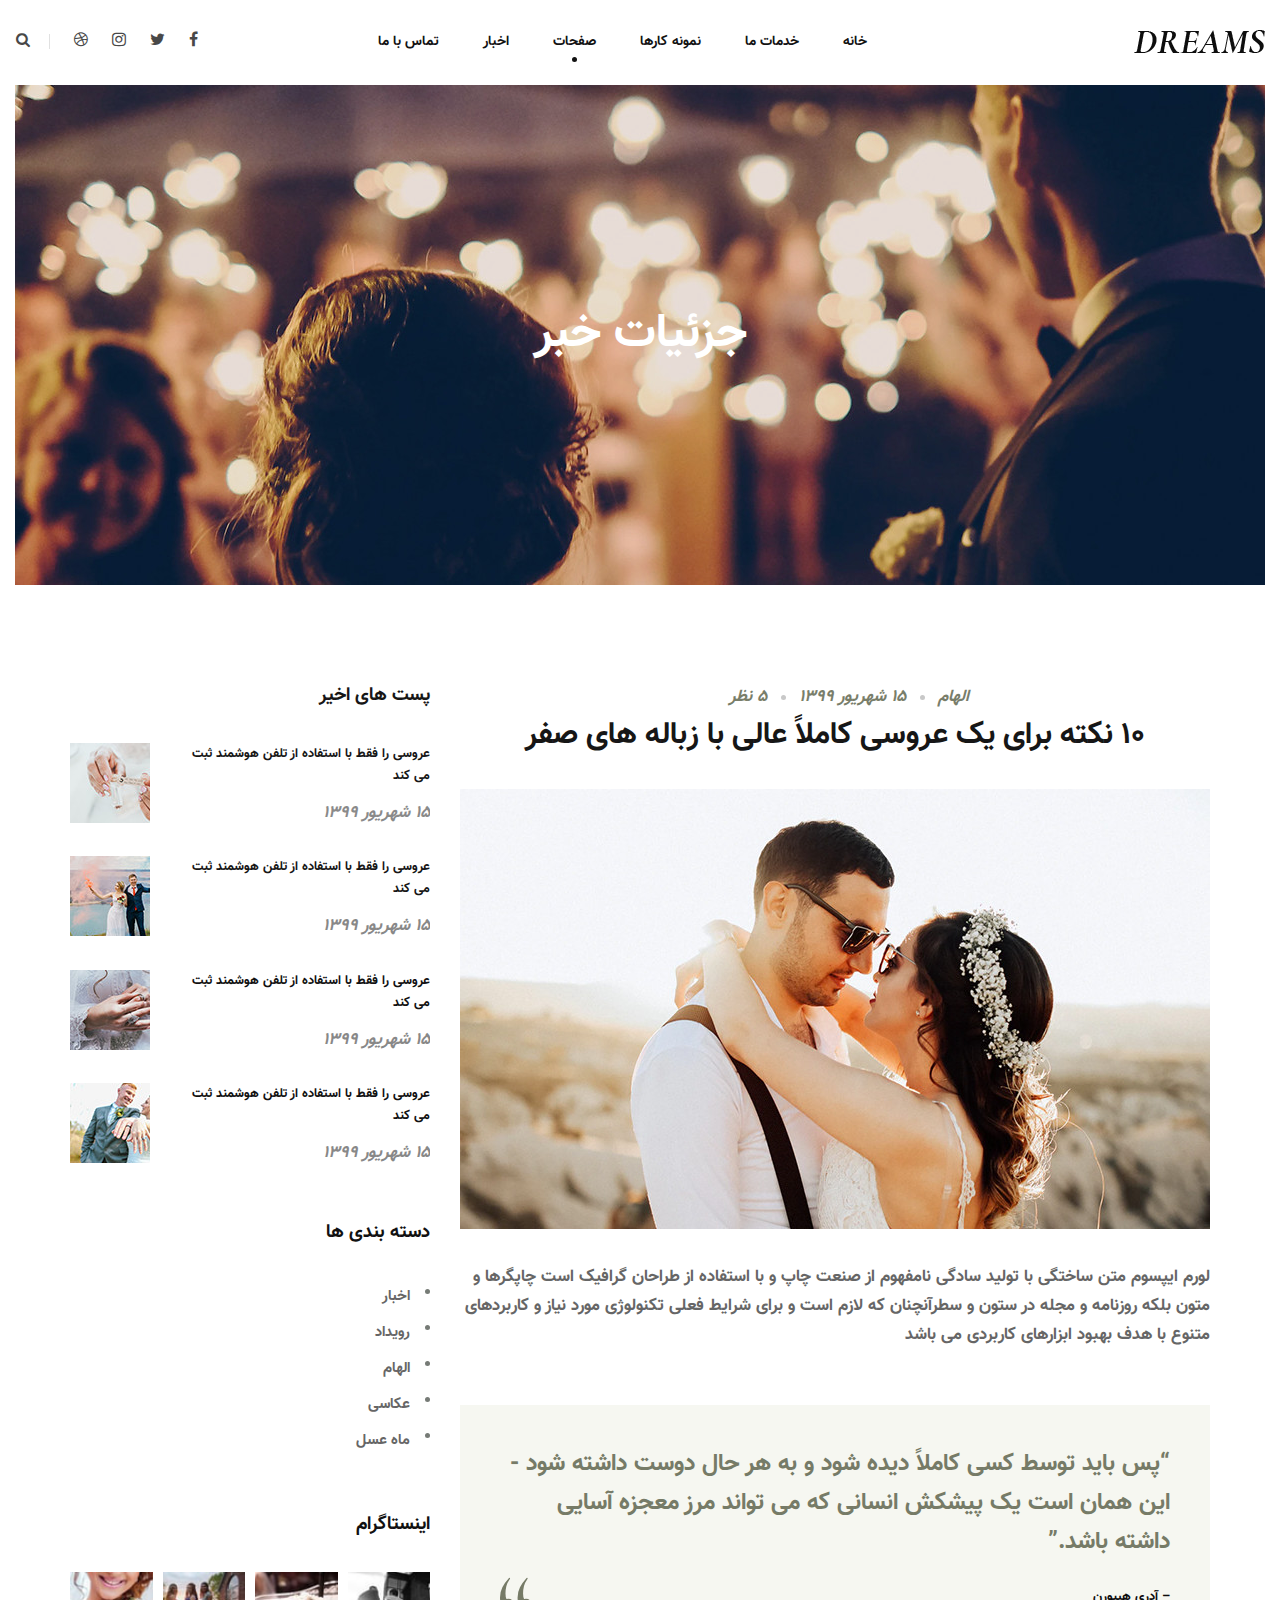
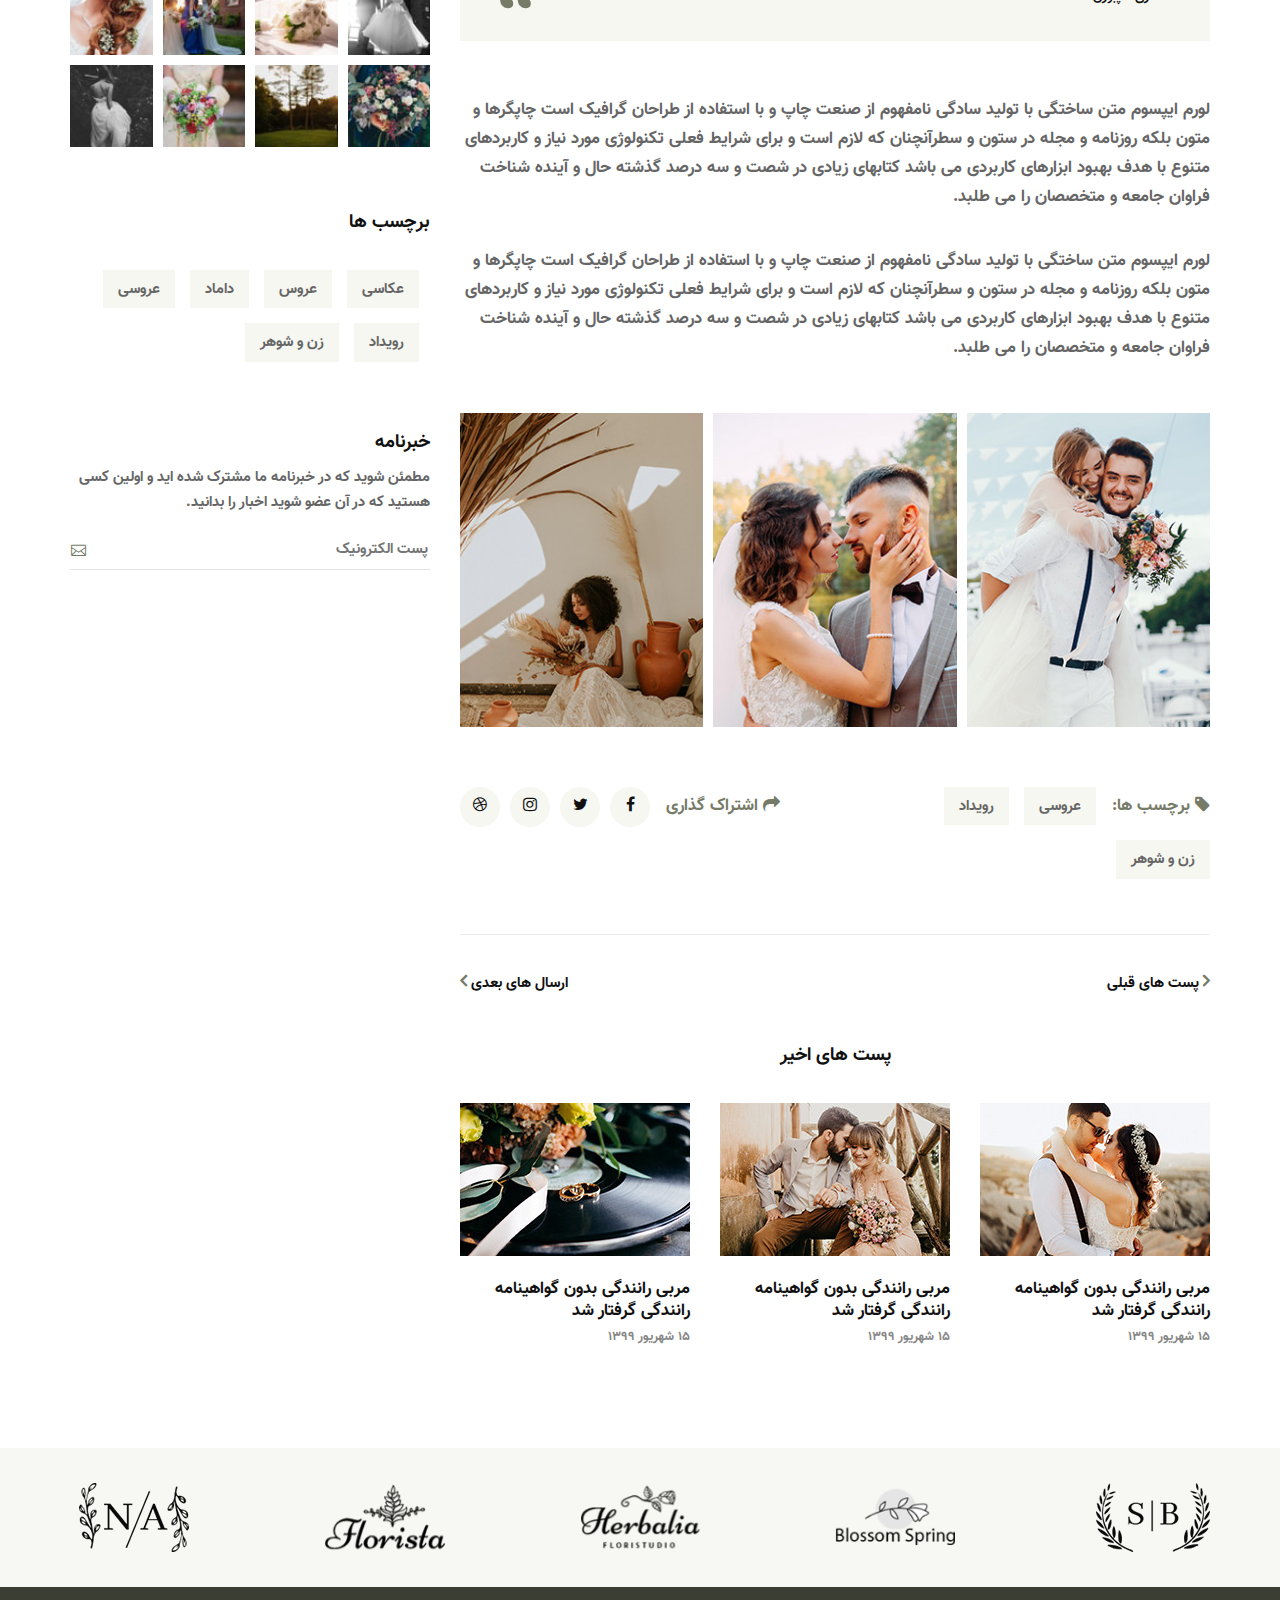
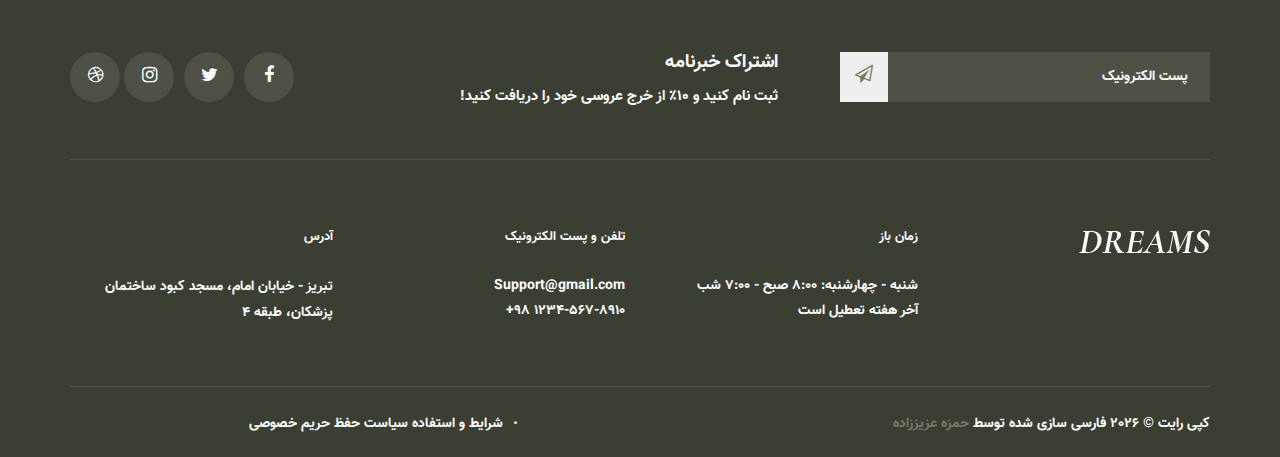
<file: blog-details.html>
<!DOCTYPE html>
<html lang="fa-IR">
  <head>
    <meta charset="UTF-8" />
    <meta name="description" content="قالب عروسی رویاها" />
    <meta name="keywords" content="رویاها, فقط, خلاق, html" />
    <meta name="viewport" content="width=device-width, initial-scale=1.0" />
    <meta http-equiv="X-UA-Compatible" content="ie=edge" />
    <title>جزئیات خبر | قالب رویاها</title>

    <!-- Google Font -->
    <link
      href="https://fonts.googleapis.com/css2?family=Raleway:wght@300;400;500;600;700;800;900&display=swap"
      rel="stylesheet"
    />
    <link
      href="https://fonts.googleapis.com/css2?family=Cormorant+Garamond:wght@400;500;600;700&display=swap"
      rel="stylesheet"
    />

    <!-- Css Styles -->
    <link rel="stylesheet" href="css/bootstrap.min.css" type="text/css" />
    <link rel="stylesheet" href="css/bootstrap-rtl.min.css" type="text/css" />
    <link rel="stylesheet" href="css/font-awesome.min.css" type="text/css" />
    <link rel="stylesheet" href="css/elegant-icons.css" type="text/css" />
    <link rel="stylesheet" href="css/owl.carousel.min.css" type="text/css" />
    <link rel="stylesheet" href="css/nice-select.css" type="text/css" />
    <link rel="stylesheet" href="css/magnific-popup.css" type="text/css" />
    <link rel="stylesheet" href="css/slicknav.min.css" type="text/css" />
    <link rel="stylesheet" href="css/style.css" type="text/css" />
  </head>

  <body dir="rtl" class="rtl">
    <!-- Page Preloder -->
    <div id="preloder">
      <div class="loader"></div>
    </div>

    <!-- Header Section Begin -->
    <header class="header header--normal">
      <div class="container-fluid">
        <div class="row">
          <div class="col-lg-2 col-md-2">
            <div class="header__logo">
              <a href="#"><img src="img/logo.png" alt="" /></a>
            </div>
          </div>
          <div class="col-lg-8 col-md-9">
            <nav class="header__menu mobile-menu">
              <ul>
                <li><a href="./index.html">خانه</a></li>
                <li><a href="./services.html">خدمات ما</a></li>
                <li><a href="./portfolio.html">نمونه کارها</a></li>
                <li class="active">
                  <a href="#">صفحات</a>
                  <ul class="dropdown">
                    <li><a href="./about.html">درباره ما</a></li>
                    <li><a href="./team.html">تیم ما</a></li>
                    <li><a href="./blog-details.html">جزئیات وبلاگ</a></li>
                  </ul>
                </li>
                <li><a href="./blog.html">اخبار</a></li>
                <li><a href="./contact.html">تماس با ما</a></li>
                <li></li>
              </ul>
            </nav>
          </div>
          <div class="col-lg-2 col-md-1">
            <div class="header__right">
              <div class="header__right__social">
                <a href="#"><i class="fa fa-facebook"></i></a>
                <a href="#"><i class="fa fa-twitter"></i></a>
                <a href="#"><i class="fa fa-instagram"></i></a>
                <a href="#"><i class="fa fa-dribbble"></i></a>
              </div>
              <div class="header__right__search">
                <a href="#" class="search-switch"
                  ><i class="fa fa-search"></i
                ></a>
              </div>
            </div>
          </div>
        </div>
        <div id="mobile-menu-wrap"></div>
      </div>
    </header>
    <!-- Header End -->

    <!-- Breadcrumb Begin -->
    <div class="breadcrumb-option set-bg" data-setbg="img/breadcrumb-bg.jpg">
      <div class="container-fluid">
        <div class="row">
          <div class="col-lg-12">
            <div class="breadcrumb__text">
              <h2>جزئیات خبر</h2>
            </div>
          </div>
        </div>
      </div>
    </div>
    <!-- Breadcrumb End -->

    <!-- Blog Details Section Begin -->
    <section class="blog-details spad">
      <div class="container">
        <div class="row">
          <div class="col-lg-8 col-md-8">
            <div class="blog__details__content">
              <div class="blog__item">
                <div class="blog__item__title">
                  <ul>
                    <li>الهام</li>
                    <li>15 شهریور 1399</li>
                    <li>5 نظر</li>
                  </ul>
                  <h2>10 نکته برای یک عروسی کاملاً عالی با زباله های صفر</h2>
                </div>
                <div
                  class="blog__item__pic set-bg"
                  data-setbg="img/blog/blog-1.jpg"
                ></div>
                <div class="blog__item__text">
                  <p>
                    لورم ایپسوم متن ساختگی با تولید سادگی نامفهوم از صنعت چاپ و
                    با استفاده از طراحان گرافیک است چاپگرها و متون بلکه روزنامه
                    و مجله در ستون و سطرآنچنان که لازم است و برای شرایط فعلی
                    تکنولوژی مورد نیاز و کاربردهای متنوع با هدف بهبود ابزارهای
                    کاربردی می باشد
                  </p>
                </div>
              </div>
              <div class="blog__quote">
                <p>
                  “پس باید توسط کسی کاملاً دیده شود و به هر حال دوست داشته شود -
                  این همان است یک پیشکش انسانی که می تواند مرز معجزه آسایی داشته
                  باشد.”
                </p>
                <h5>– آدری هپبورن</h5>
                <span>“</span>
              </div>
              <div class="blog__details__text">
                <p>
                  لورم ایپسوم متن ساختگی با تولید سادگی نامفهوم از صنعت چاپ و با
                  استفاده از طراحان گرافیک است چاپگرها و متون بلکه روزنامه و
                  مجله در ستون و سطرآنچنان که لازم است و برای شرایط فعلی
                  تکنولوژی مورد نیاز و کاربردهای متنوع با هدف بهبود ابزارهای
                  کاربردی می باشد کتابهای زیادی در شصت و سه درصد گذشته حال و
                  آینده شناخت فراوان جامعه و متخصصان را می طلبد.
                </p>
                <p>
                  لورم ایپسوم متن ساختگی با تولید سادگی نامفهوم از صنعت چاپ و با
                  استفاده از طراحان گرافیک است چاپگرها و متون بلکه روزنامه و
                  مجله در ستون و سطرآنچنان که لازم است و برای شرایط فعلی
                  تکنولوژی مورد نیاز و کاربردهای متنوع با هدف بهبود ابزارهای
                  کاربردی می باشد کتابهای زیادی در شصت و سه درصد گذشته حال و
                  آینده شناخت فراوان جامعه و متخصصان را می طلبد.
                </p>
              </div>
              <div class="blog__details__pic">
                <img src="img/blog/details/bd-1.jpg" alt="" />
                <img src="img/blog/details/bd-2.jpg" alt="" />
                <img src="img/blog/details/bd-3.jpg" alt="" />
              </div>
              <div class="blog__details__widget">
                <div class="row">
                  <div class="col-lg-6">
                    <div class="blog__details__tags">
                      <span><i class="fa fa-tag"></i> برچسب ها:</span>
                      <a href="#">عروسی</a>
                      <a href="#">رویداد</a>
                      <a href="#">زن و شوهر</a>
                    </div>
                  </div>
                  <div class="col-lg-6">
                    <div class="blog__details__social">
                      <span><i class="fa fa-share"></i> اشتراک گذاری</span>
                      <a href="#"><i class="fa fa-facebook"></i></a>
                      <a href="#"><i class="fa fa-twitter"></i></a>
                      <a href="#"><i class="fa fa-instagram"></i></a>
                      <a href="#"><i class="fa fa-dribbble"></i></a>
                    </div>
                  </div>
                </div>
              </div>
              <div class="blog__details__btns">
                <div class="row">
                  <div class="col-lg-6 col-md-6 col-sm-6">
                    <a href="#" class="blog__details__btns__item">
                      <i class="fa fa-angle-right"></i>
                      پست های قبلی
                    </a>
                  </div>
                  <div class="col-lg-6 col-md-6 col-sm-6">
                    <a
                      href="#"
                      class="blog__details__btns__item blog__details__btns__item--next"
                    >
                      ارسال های بعدی
                      <i class="fa fa-angle-left"></i>
                    </a>
                  </div>
                </div>
              </div>
              <div class="blog__details__recent">
                <h4>پست های اخیر</h4>
                <div class="row">
                  <div class="col-lg-4 col-md-6 col-sm-6">
                    <div class="blog__details__recent__item">
                      <img src="img/blog/details/rp-1.jpg" alt="" />
                      <h5>
                        <a href="#"
                          >مربی رانندگی بدون گواهینامه رانندگی گرفتار شد
                        </a>
                      </h5>
                      <span>15 شهریور 1399</span>
                    </div>
                  </div>
                  <div class="col-lg-4 col-md-6 col-sm-6">
                    <div class="blog__details__recent__item">
                      <img src="img/blog/details/rp-2.jpg" alt="" />
                      <h5>
                        <a href="#"
                          >مربی رانندگی بدون گواهینامه رانندگی گرفتار شد
                        </a>
                      </h5>
                      <span>15 شهریور 1399</span>
                    </div>
                  </div>
                  <div class="col-lg-4 col-md-6 col-sm-6">
                    <div class="blog__details__recent__item">
                      <img src="img/blog/details/rp-3.jpg" alt="" />
                      <h5>
                        <a href="#"
                          >مربی رانندگی بدون گواهینامه رانندگی گرفتار شد
                        </a>
                      </h5>
                      <span>15 شهریور 1399</span>
                    </div>
                  </div>
                </div>
              </div>
            </div>
          </div>
          <div class="col-lg-4 col-md-4">
            <div class="blog__sidebar">
              <div class="blog__sidebar__item">
                <h4>پست های اخیر</h4>
                <a href="#" class="blog__sidebar__recent__item">
                  <div class="blog__sidebar__recent__item__pic">
                    <img src="img/blog/sidebar/br-1.jpg" alt="" />
                  </div>
                  <div class="blog__sidebar__recent__item__text">
                    <h5>عروسی را فقط با استفاده از تلفن هوشمند ثبت می کند</h5>
                    <span>15 شهریور 1399</span>
                  </div>
                </a>
                <a href="#" class="blog__sidebar__recent__item">
                  <div class="blog__sidebar__recent__item__pic">
                    <img src="img/blog/sidebar/br-2.jpg" alt="" />
                  </div>
                  <div class="blog__sidebar__recent__item__text">
                    <h5>عروسی را فقط با استفاده از تلفن هوشمند ثبت می کند</h5>
                    <span>15 شهریور 1399</span>
                  </div>
                </a>
                <a href="#" class="blog__sidebar__recent__item">
                  <div class="blog__sidebar__recent__item__pic">
                    <img src="img/blog/sidebar/br-3.jpg" alt="" />
                  </div>
                  <div class="blog__sidebar__recent__item__text">
                    <h5>عروسی را فقط با استفاده از تلفن هوشمند ثبت می کند</h5>
                    <span>15 شهریور 1399</span>
                  </div>
                </a>
                <a href="#" class="blog__sidebar__recent__item">
                  <div class="blog__sidebar__recent__item__pic">
                    <img src="img/blog/sidebar/br-4.jpg" alt="" />
                  </div>
                  <div class="blog__sidebar__recent__item__text">
                    <h5>عروسی را فقط با استفاده از تلفن هوشمند ثبت می کند</h5>
                    <span>15 شهریور 1399</span>
                  </div>
                </a>
              </div>
              <div class="blog__sidebar__item">
                <h4>دسته بندی ها</h4>
                <ul>
                  <li><a href="#">اخبار</a></li>
                  <li><a href="#">رویداد</a></li>
                  <li><a href="#">الهام</a></li>
                  <li><a href="#">عکاسی</a></li>
                  <li><a href="#">ماه عسل</a></li>
                </ul>
              </div>
              <div class="blog__sidebar__item">
                <h4>اینستاگرام</h4>
                <div class="blog__sidebar__instagram">
                  <img src="img/blog/sidebar/bi-1.jpg" alt="" />
                  <img src="img/blog/sidebar/bi-2.jpg" alt="" />
                  <img src="img/blog/sidebar/bi-3.jpg" alt="" />
                  <img src="img/blog/sidebar/bi-4.jpg" alt="" />
                  <img src="img/blog/sidebar/bi-5.jpg" alt="" />
                  <img src="img/blog/sidebar/bi-6.jpg" alt="" />
                  <img src="img/blog/sidebar/bi-7.jpg" alt="" />
                  <img src="img/blog/sidebar/bi-8.jpg" alt="" />
                </div>
              </div>
              <div class="blog__sidebar__item">
                <h4>برچسب ها</h4>
                <div class="blog__sidebar__tags">
                  <a href="#">عکاسی</a>
                  <a href="#">عروس</a>
                  <a href="#">داماد</a>
                  <a href="#">عروسی</a>
                  <a href="#"> رویداد </a>
                  <a href="#"> زن و شوهر </a>
                </div>
              </div>
              <div class="blog__sidebar__item blog__sidebar__item__newslatter">
                <h4>خبرنامه</h4>
                <p>
                  مطمئن شوید که در خبرنامه ما مشترک شده اید و اولین کسی هستید که
                  در آن عضو شوید اخبار را بدانید.
                </p>
                <form action="#">
                  <input type="text" placeholder="پست الکترونیک" />
                  <button type="submit" class="icon_mail_alt"></button>
                </form>
              </div>
            </div>
          </div>
        </div>
      </div>
    </section>
    <!-- Blog Details Section End -->

    <!-- Logo Begin -->
    <div class="logo">
      <div class="container">
        <div class="row">
          <div class="col-lg-12">
            <div class="logo__carousel owl-carousel">
              <div class="logo__item">
                <a href="#"><img src="img/logo-carousel/lc-1.png" alt="" /></a>
              </div>
              <div class="logo__item">
                <a href="#"><img src="img/logo-carousel/lc-2.png" alt="" /></a>
              </div>
              <div class="logo__item">
                <a href="#"><img src="img/logo-carousel/lc-3.png" alt="" /></a>
              </div>
              <div class="logo__item">
                <a href="#"><img src="img/logo-carousel/lc-4.png" alt="" /></a>
              </div>
              <div class="logo__item">
                <a href="#"><img src="img/logo-carousel/lc-5.png" alt="" /></a>
              </div>
            </div>
          </div>
        </div>
      </div>
    </div>
    <!-- Logo End -->

    <!-- Footer Section Begin -->
    <footer class="footer">
      <div class="container">
        <div class="footer__top">
          <div class="row">
            <div class="col-lg-8 col-md-6">
              <div class="footer___subscribe">
                <div class="footer__subscribe__text">
                  <h4>اشتراک خبرنامه</h4>
                  <p>ثبت نام کنید و 10٪ از خرج عروسی خود را دریافت کنید!</p>
                </div>
                <div class="footer__subscribe__form">
                  <form action="#">
                    <input type="text" placeholder="پست الکترونیک" />
                    <button type="submit"><i class="fa fa-send-o"></i></button>
                  </form>
                </div>
              </div>
            </div>
            <div class="col-lg-4 col-md-6">
              <div class="footer__social">
                <a href="#"><i class="fa fa-facebook"></i></a>
                <a href="#"><i class="fa fa-twitter"></i></a>
                <a href="#"><i class="fa fa-instagram"></i></a>
                <a href="#"><i class="fa fa-dribbble"></i></a>
              </div>
            </div>
          </div>
        </div>
        <div class="row">
          <div class="col-lg-3 col-md-3 col-sm-6">
            <div class="footer__logo">
              <a href="#"><img src="img/footer-logo.png" alt="" /></a>
            </div>
          </div>
          <div class="col-lg-3 col-md-3 col-sm-6">
            <div class="footer__widget">
              <h5>زمان باز</h5>
              <ul>
                <li>شنبه - چهارشنبه: 8:00 صبح - 7:00 شب</li>
                <li>آخر هفته تعطیل است</li>
              </ul>
            </div>
          </div>
          <div class="col-lg-3 col-md-3 col-sm-6">
            <div class="footer__widget">
              <h5>تلفن و پست الکترونیک</h5>
              <ul>
                <li>Support@gmail.com</li>
                <li>1234-567-8910 98+</li>
              </ul>
            </div>
          </div>
          <div class="col-lg-3 col-md-3 col-sm-6">
            <div class="footer__widget">
              <h5>آدرس</h5>
              <p>تبريز - خیابان امام، مسجد کبود ساختمان پزشکان، طبقه 4</p>
            </div>
          </div>
        </div>
        <div class="footer__copyright">
          <div class="row">
            <div class="col-lg-7 col-md-7">
              <p class="footer__copyright__text">
                کپی رایت &copy;
                <script>
                  document.write(new Date().getFullYear());
                </script>
                فارسی سازی شده توسط
                <a href="https://hamzehazizzadeh.ir/" target="_blank"
                  >حمزه عزیززاده</a
                >
              </p>
            </div>
            <div class="col-lg-5 col-md-5">
              <ul class="footer__copyright__widget">
                <li><a href="#">شرایط و استفاده</a></li>
                <li><a href="#">سیاست حفظ حریم خصوصی</a></li>
              </ul>
            </div>
          </div>
        </div>
      </div>
    </footer>
    <!-- Footer Section End -->

    <!-- Search model Begin -->
    <div class="search-model">
      <div class="h-100 d-flex align-items-center justify-content-center">
        <div class="search-close-switch"><i class="icon_close"></i></div>
        <form class="search-model-form">
          <input
            type="text"
            id="search-input"
            placeholder="اینجا جستجو کنید....."
          />
        </form>
      </div>
    </div>
    <!-- Search model end -->

    <!-- Js Plugins -->
    <script src="js/jquery-3.3.1.min.js"></script>
    <script src="js/bootstrap.min.js"></script>
    <script src="js/jquery.magnific-popup.min.js"></script>
    <script src="js/mixitup.min.js"></script>
    <script src="js/jquery.nice-select.min.js"></script>
    <script src="js/isotope.pkgd.min.js"></script>
    <script src="js/masonry.pkgd.min.js"></script>
    <script src="js/jquery.slicknav.js"></script>
    <script src="js/owl.carousel.min.js"></script>
    <script src="js/main.js"></script>
  </body>
</html>
</file>
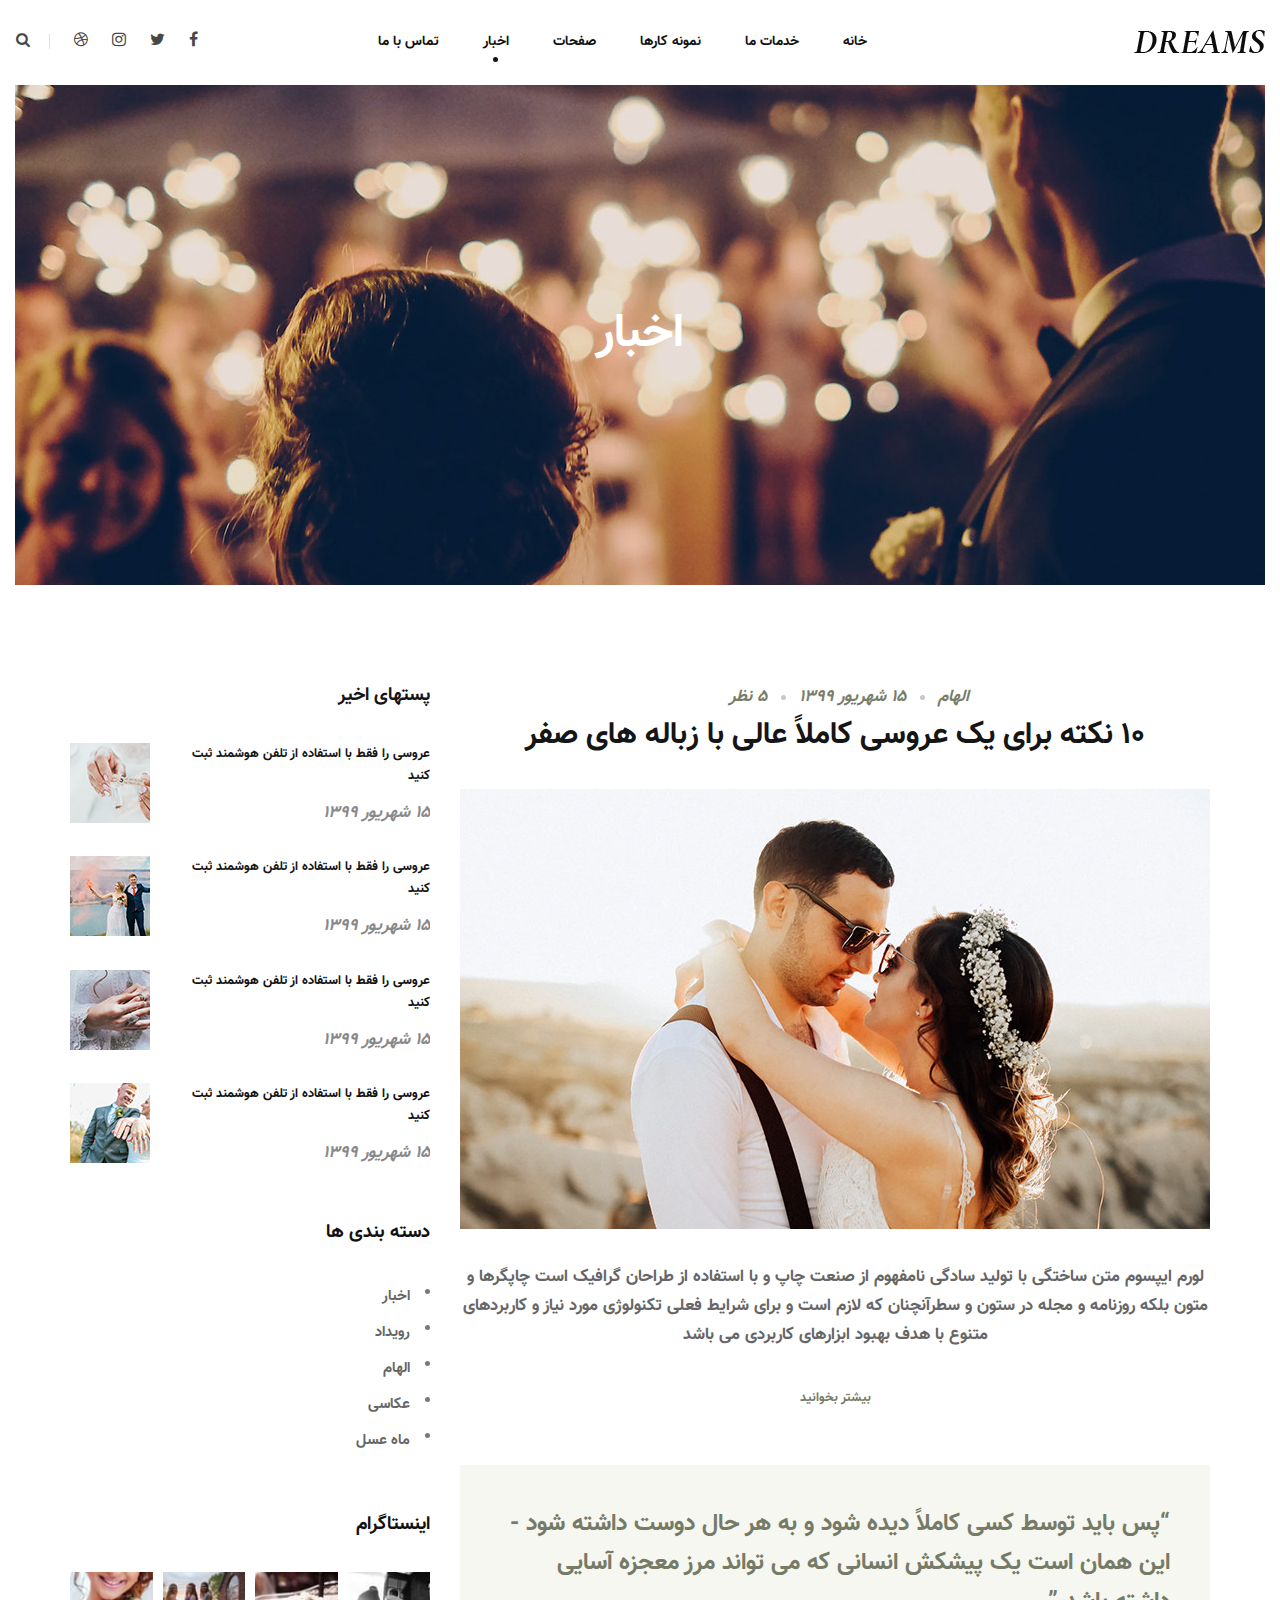
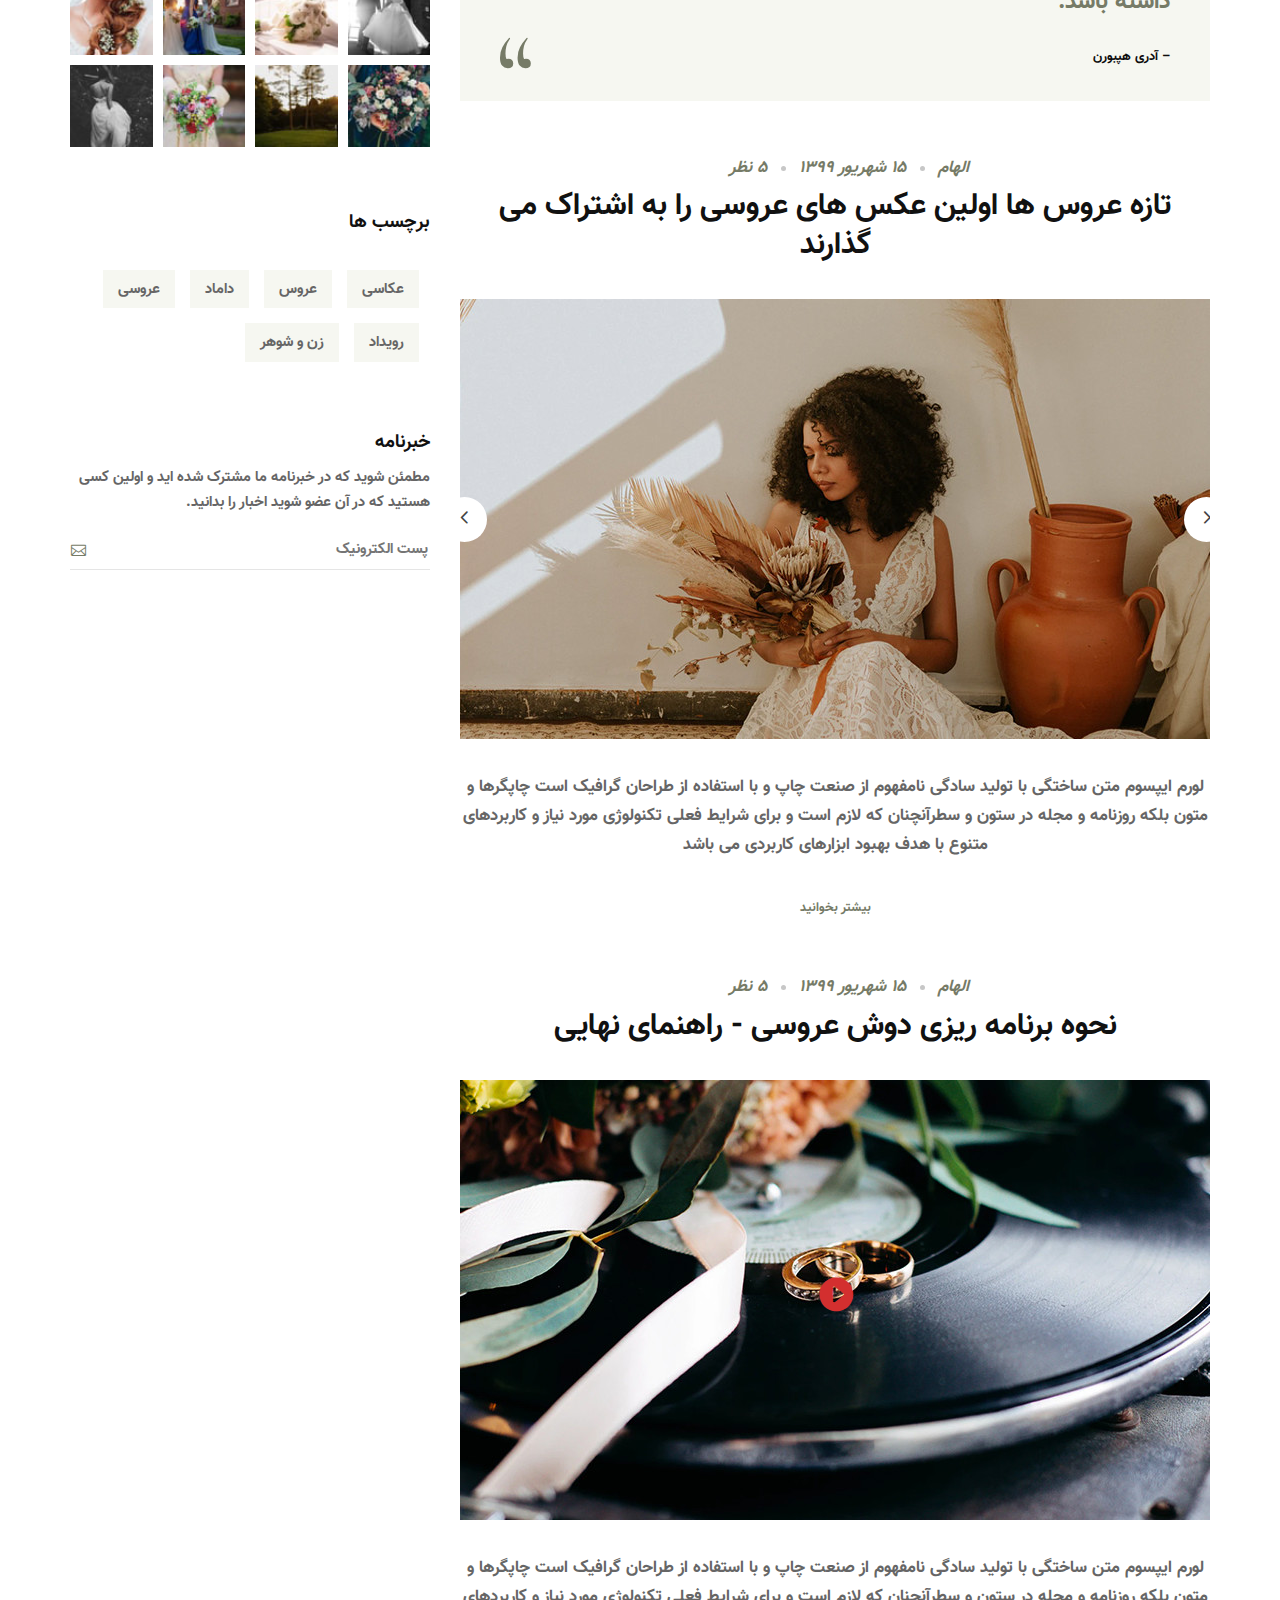
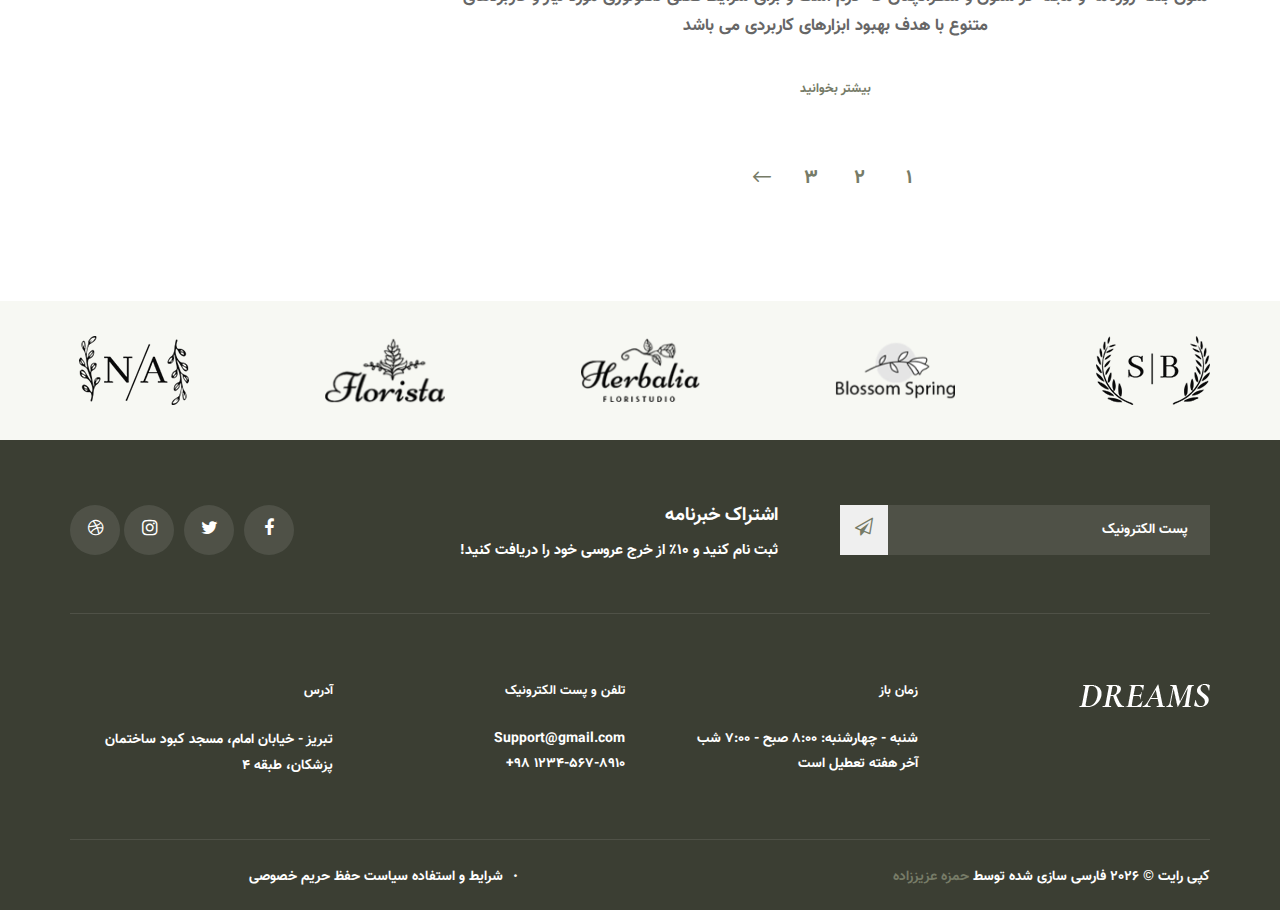
<file: blog.html>
<!DOCTYPE html>
<html lang="fa-IR">
  <head>
    <meta charset="UTF-8" />
    <meta name="description" content="قالب عروسی رویاها" />
    <meta name="keywords" content="رویاها, فقط, خلاق, html" />
    <meta name="viewport" content="width=device-width, initial-scale=1.0" />
    <meta http-equiv="X-UA-Compatible" content="ie=edge" />
    <title>اخبار | قالب رویاها</title>

    <!-- Google Font -->
    <link
      href="https://fonts.googleapis.com/css2?family=Raleway:wght@300;400;500;600;700;800;900&display=swap"
      rel="stylesheet"
    />
    <link
      href="https://fonts.googleapis.com/css2?family=Cormorant+Garamond:wght@400;500;600;700&display=swap"
      rel="stylesheet"
    />

    <!-- Css Styles -->
    <link rel="stylesheet" href="css/bootstrap.min.css" type="text/css" />
    <link rel="stylesheet" href="css/bootstrap-rtl.min.css" type="text/css" />
    <link rel="stylesheet" href="css/font-awesome.min.css" type="text/css" />
    <link rel="stylesheet" href="css/elegant-icons.css" type="text/css" />
    <link rel="stylesheet" href="css/owl.carousel.min.css" type="text/css" />
    <link rel="stylesheet" href="css/nice-select.css" type="text/css" />
    <link rel="stylesheet" href="css/magnific-popup.css" type="text/css" />
    <link rel="stylesheet" href="css/slicknav.min.css" type="text/css" />
    <link rel="stylesheet" href="css/style.css" type="text/css" />
  </head>

  <body dir="rtl" class="rtl">
    <!-- Page Preloder -->
    <div id="preloder">
      <div class="loader"></div>
    </div>

    <!-- Header Section Begin -->
    <header class="header header--normal">
      <div class="container-fluid">
        <div class="row">
          <div class="col-lg-2 col-md-2">
            <div class="header__logo">
              <a href="#"><img src="img/logo.png" alt="" /></a>
            </div>
          </div>
          <div class="col-lg-8 col-md-9">
            <nav class="header__menu mobile-menu">
              <ul>
                <li><a href="./index.html">خانه</a></li>
                <li><a href="./services.html">خدمات ما</a></li>
                <li><a href="./portfolio.html">نمونه کارها</a></li>
                <li>
                  <a href="#">صفحات</a>
                  <ul class="dropdown">
                    <li><a href="./about.html">درباره ما</a></li>
                    <li><a href="./team.html">تیم ما</a></li>
                    <li><a href="./blog-details.html">جزئیات وبلاگ</a></li>
                  </ul>
                </li>
                <li class="active"><a href="./blog.html">اخبار</a></li>
                <li><a href="./contact.html">تماس با ما</a></li>
                <li></li>
              </ul>
            </nav>
          </div>
          <div class="col-lg-2 col-md-1">
            <div class="header__right">
              <div class="header__right__social">
                <a href="#"><i class="fa fa-facebook"></i></a>
                <a href="#"><i class="fa fa-twitter"></i></a>
                <a href="#"><i class="fa fa-instagram"></i></a>
                <a href="#"><i class="fa fa-dribbble"></i></a>
              </div>
              <div class="header__right__search">
                <a href="#" class="search-switch"
                  ><i class="fa fa-search"></i
                ></a>
              </div>
            </div>
          </div>
        </div>
        <div id="mobile-menu-wrap"></div>
      </div>
    </header>
    <!-- Header End -->

    <!-- Breadcrumb Begin -->
    <div class="breadcrumb-option set-bg" data-setbg="img/breadcrumb-bg.jpg">
      <div class="container-fluid">
        <div class="row">
          <div class="col-lg-12">
            <div class="breadcrumb__text">
              <h2>اخبار</h2>
            </div>
          </div>
        </div>
      </div>
    </div>
    <!-- Breadcrumb End -->

    <!-- Blog Section Begin -->
    <section class="blog spad">
      <div class="container">
        <div class="row">
          <div class="col-lg-8 col-md-8">
            <div class="blog__item">
              <div class="blog__item__title">
                <ul>
                  <li>الهام</li>
                  <li>15 شهریور 1399</li>
                  <li>5 نظر</li>
                </ul>
                <h2>10 نکته برای یک عروسی کاملاً عالی با زباله های صفر</h2>
              </div>
              <div
                class="blog__item__pic set-bg"
                data-setbg="img/blog/blog-1.jpg"
              ></div>
              <div class="blog__item__text">
                <p>
                  لورم ایپسوم متن ساختگی با تولید سادگی نامفهوم از صنعت چاپ و با
                  استفاده از طراحان گرافیک است چاپگرها و متون بلکه روزنامه و
                  مجله در ستون و سطرآنچنان که لازم است و برای شرایط فعلی
                  تکنولوژی مورد نیاز و کاربردهای متنوع با هدف بهبود ابزارهای
                  کاربردی می باشد
                </p>
                <a href="#">بیشتر بخوانید</a>
              </div>
            </div>
            <div class="blog__quote">
              <p>
                “پس باید توسط کسی کاملاً دیده شود و به هر حال دوست داشته شود -
                این همان است یک پیشکش انسانی که می تواند مرز معجزه آسایی داشته
                باشد.”
              </p>
              <h5>– آدری هپبورن</h5>
              <span>“</span>
            </div>
            <div class="blog__item">
              <div class="blog__item__title">
                <ul>
                  <li>الهام</li>
                  <li>15 شهریور 1399</li>
                  <li>5 نظر</li>
                </ul>
                <h2>تازه عروس ها اولین عکس های عروسی را به اشتراک می گذارند</h2>
              </div>
              <div class="blog__item__pic__slider owl-carousel">
                <div
                  class="blog__item__pic set-bg"
                  data-setbg="img/blog/blog-2.jpg"
                ></div>
                <div
                  class="blog__item__pic set-bg"
                  data-setbg="img/blog/blog-1.jpg"
                ></div>
                <div
                  class="blog__item__pic set-bg"
                  data-setbg="img/blog/blog-3.jpg"
                ></div>
              </div>
              <div class="blog__item__text">
                <p>
                  لورم ایپسوم متن ساختگی با تولید سادگی نامفهوم از صنعت چاپ و با
                  استفاده از طراحان گرافیک است چاپگرها و متون بلکه روزنامه و
                  مجله در ستون و سطرآنچنان که لازم است و برای شرایط فعلی
                  تکنولوژی مورد نیاز و کاربردهای متنوع با هدف بهبود ابزارهای
                  کاربردی می باشد
                </p>
                <a href="#">بیشتر بخوانید</a>
              </div>
            </div>
            <div class="blog__item">
              <div class="blog__item__title">
                <ul>
                  <li>الهام</li>
                  <li>15 شهریور 1399</li>
                  <li>5 نظر</li>
                </ul>
                <h2>نحوه برنامه ریزی دوش عروسی - راهنمای نهایی</h2>
              </div>
              <div
                class="blog__item__pic set-bg"
                data-setbg="img/blog/blog-3.jpg"
              >
                <a
                  href="https://www.youtube.com/watch?v=-j0dlcfekqw"
                  class="play-btn video-popup"
                  ><span class="arrow_triangle-right_alt"></span
                ></a>
              </div>
              <div class="blog__item__text">
                <p>
                  لورم ایپسوم متن ساختگی با تولید سادگی نامفهوم از صنعت چاپ و با
                  استفاده از طراحان گرافیک است چاپگرها و متون بلکه روزنامه و
                  مجله در ستون و سطرآنچنان که لازم است و برای شرایط فعلی
                  تکنولوژی مورد نیاز و کاربردهای متنوع با هدف بهبود ابزارهای
                  کاربردی می باشد
                </p>
                <a href="#">بیشتر بخوانید</a>
              </div>
            </div>
            <div class="pagination__option">
              <a href="#">1</a>
              <a href="#">2</a>
              <a href="#">3</a>
              <a href="#"><span class="arrow_left"></span></a>
            </div>
          </div>
          <div class="col-lg-4 col-md-4">
            <div class="blog__sidebar">
              <div class="blog__sidebar__item">
                <h4>پستهای اخیر</h4>
                <a href="#" class="blog__sidebar__recent__item">
                  <div class="blog__sidebar__recent__item__pic">
                    <img src="img/blog/sidebar/br-1.jpg" alt="" />
                  </div>
                  <div class="blog__sidebar__recent__item__text">
                    <h5>عروسی را فقط با استفاده از تلفن هوشمند ثبت کنید</h5>
                    <span>15 شهریور 1399</span>
                  </div>
                </a>
                <a href="#" class="blog__sidebar__recent__item">
                  <div class="blog__sidebar__recent__item__pic">
                    <img src="img/blog/sidebar/br-2.jpg" alt="" />
                  </div>
                  <div class="blog__sidebar__recent__item__text">
                    <h5>عروسی را فقط با استفاده از تلفن هوشمند ثبت کنید</h5>
                    <span>15 شهریور 1399</span>
                  </div>
                </a>
                <a href="#" class="blog__sidebar__recent__item">
                  <div class="blog__sidebar__recent__item__pic">
                    <img src="img/blog/sidebar/br-3.jpg" alt="" />
                  </div>
                  <div class="blog__sidebar__recent__item__text">
                    <h5>عروسی را فقط با استفاده از تلفن هوشمند ثبت کنید</h5>
                    <span>15 شهریور 1399</span>
                  </div>
                </a>
                <a href="#" class="blog__sidebar__recent__item">
                  <div class="blog__sidebar__recent__item__pic">
                    <img src="img/blog/sidebar/br-4.jpg" alt="" />
                  </div>
                  <div class="blog__sidebar__recent__item__text">
                    <h5>عروسی را فقط با استفاده از تلفن هوشمند ثبت کنید</h5>
                    <span>15 شهریور 1399</span>
                  </div>
                </a>
              </div>
              <div class="blog__sidebar__item">
                <h4>دسته بندی ها</h4>
                <ul>
                  <li><a href="#">اخبار</a></li>
                  <li><a href="#">رویداد</a></li>
                  <li><a href="#">الهام</a></li>
                  <li><a href="#">عکاسی</a></li>
                  <li><a href="#">ماه عسل</a></li>
                </ul>
              </div>
              <div class="blog__sidebar__item">
                <h4>اینستاگرام</h4>
                <div class="blog__sidebar__instagram">
                  <img src="img/blog/sidebar/bi-1.jpg" alt="" />
                  <img src="img/blog/sidebar/bi-2.jpg" alt="" />
                  <img src="img/blog/sidebar/bi-3.jpg" alt="" />
                  <img src="img/blog/sidebar/bi-4.jpg" alt="" />
                  <img src="img/blog/sidebar/bi-5.jpg" alt="" />
                  <img src="img/blog/sidebar/bi-6.jpg" alt="" />
                  <img src="img/blog/sidebar/bi-7.jpg" alt="" />
                  <img src="img/blog/sidebar/bi-8.jpg" alt="" />
                </div>
              </div>
              <div class="blog__sidebar__item">
                <h4>برچسب ها</h4>
                <div class="blog__sidebar__tags">
                  <a href="#">عکاسی</a>
                  <a href="#">عروس</a>
                  <a href="#">داماد</a>
                  <a href="#">عروسی</a>
                  <a href="#"> رویداد </a>
                  <a href="#"> زن و شوهر </a>
                </div>
              </div>
              <div class="blog__sidebar__item blog__sidebar__item__newslatter">
                <h4>خبرنامه</h4>
                <p>
                  مطمئن شوید که در خبرنامه ما مشترک شده اید و اولین کسی هستید که
                  در آن عضو شوید اخبار را بدانید.
                </p>
                <form action="#">
                  <input type="text" placeholder="پست الکترونیک" />
                  <button type="submit" class="icon_mail_alt"></button>
                </form>
              </div>
            </div>
          </div>
        </div>
      </div>
    </section>
    <!-- Blog Section End -->

    <!-- Logo Begin -->
    <div class="logo">
      <div class="container">
        <div class="row">
          <div class="col-lg-12">
            <div class="logo__carousel owl-carousel">
              <div class="logo__item">
                <a href="#"><img src="img/logo-carousel/lc-1.png" alt="" /></a>
              </div>
              <div class="logo__item">
                <a href="#"><img src="img/logo-carousel/lc-2.png" alt="" /></a>
              </div>
              <div class="logo__item">
                <a href="#"><img src="img/logo-carousel/lc-3.png" alt="" /></a>
              </div>
              <div class="logo__item">
                <a href="#"><img src="img/logo-carousel/lc-4.png" alt="" /></a>
              </div>
              <div class="logo__item">
                <a href="#"><img src="img/logo-carousel/lc-5.png" alt="" /></a>
              </div>
            </div>
          </div>
        </div>
      </div>
    </div>
    <!-- Logo End -->

    <!-- Footer Section Begin -->
    <footer class="footer">
      <div class="container">
        <div class="footer__top">
          <div class="row">
            <div class="col-lg-8 col-md-6">
              <div class="footer___subscribe">
                <div class="footer__subscribe__text">
                  <h4>اشتراک خبرنامه</h4>
                  <p>ثبت نام کنید و 10٪ از خرج عروسی خود را دریافت کنید!</p>
                </div>
                <div class="footer__subscribe__form">
                  <form action="#">
                    <input type="text" placeholder="پست الکترونیک" />
                    <button type="submit"><i class="fa fa-send-o"></i></button>
                  </form>
                </div>
              </div>
            </div>
            <div class="col-lg-4 col-md-6">
              <div class="footer__social">
                <a href="#"><i class="fa fa-facebook"></i></a>
                <a href="#"><i class="fa fa-twitter"></i></a>
                <a href="#"><i class="fa fa-instagram"></i></a>
                <a href="#"><i class="fa fa-dribbble"></i></a>
              </div>
            </div>
          </div>
        </div>
        <div class="row">
          <div class="col-lg-3 col-md-3 col-sm-6">
            <div class="footer__logo">
              <a href="#"><img src="img/footer-logo.png" alt="" /></a>
            </div>
          </div>
          <div class="col-lg-3 col-md-3 col-sm-6">
            <div class="footer__widget">
              <h5>زمان باز</h5>
              <ul>
                <li>شنبه - چهارشنبه: 8:00 صبح - 7:00 شب</li>
                <li>آخر هفته تعطیل است</li>
              </ul>
            </div>
          </div>
          <div class="col-lg-3 col-md-3 col-sm-6">
            <div class="footer__widget">
              <h5>تلفن و پست الکترونیک</h5>
              <ul>
                <li>Support@gmail.com</li>
                <li>1234-567-8910 98+</li>
              </ul>
            </div>
          </div>
          <div class="col-lg-3 col-md-3 col-sm-6">
            <div class="footer__widget">
              <h5>آدرس</h5>
              <p>تبريز - خیابان امام، مسجد کبود ساختمان پزشکان، طبقه 4</p>
            </div>
          </div>
        </div>
        <div class="footer__copyright">
          <div class="row">
            <div class="col-lg-7 col-md-7">
              <p class="footer__copyright__text">
                کپی رایت &copy;
                <script>
                  document.write(new Date().getFullYear());
                </script>
                فارسی سازی شده توسط
                <a href="https://hamzehazizzadeh.ir/" target="_blank"
                  >حمزه عزیززاده</a
                >
              </p>
            </div>
            <div class="col-lg-5 col-md-5">
              <ul class="footer__copyright__widget">
                <li><a href="#">شرایط و استفاده</a></li>
                <li><a href="#">سیاست حفظ حریم خصوصی</a></li>
              </ul>
            </div>
          </div>
        </div>
      </div>
    </footer>
    <!-- Footer Section End -->

    <!-- Search model Begin -->
    <div class="search-model">
        <div class="h-100 d-flex align-items-center justify-content-center">
          <div class="search-close-switch"><i class="icon_close"></i></div>
          <form class="search-model-form">
            <input
              type="text"
              id="search-input"
              placeholder="اینجا جستجو کنید....."
            />
          </form>
        </div>
      </div>
    <!-- Search model end -->

    <!-- Js Plugins -->
    <script src="js/jquery-3.3.1.min.js"></script>
    <script src="js/bootstrap.min.js"></script>
    <script src="js/jquery.magnific-popup.min.js"></script>
    <script src="js/mixitup.min.js"></script>
    <script src="js/jquery.nice-select.min.js"></script>
    <script src="js/isotope.pkgd.min.js"></script>
    <script src="js/masonry.pkgd.min.js"></script>
    <script src="js/jquery.slicknav.js"></script>
    <script src="js/owl.carousel.min.js"></script>
    <script src="js/main.js"></script>
  </body>
</html>
</file>
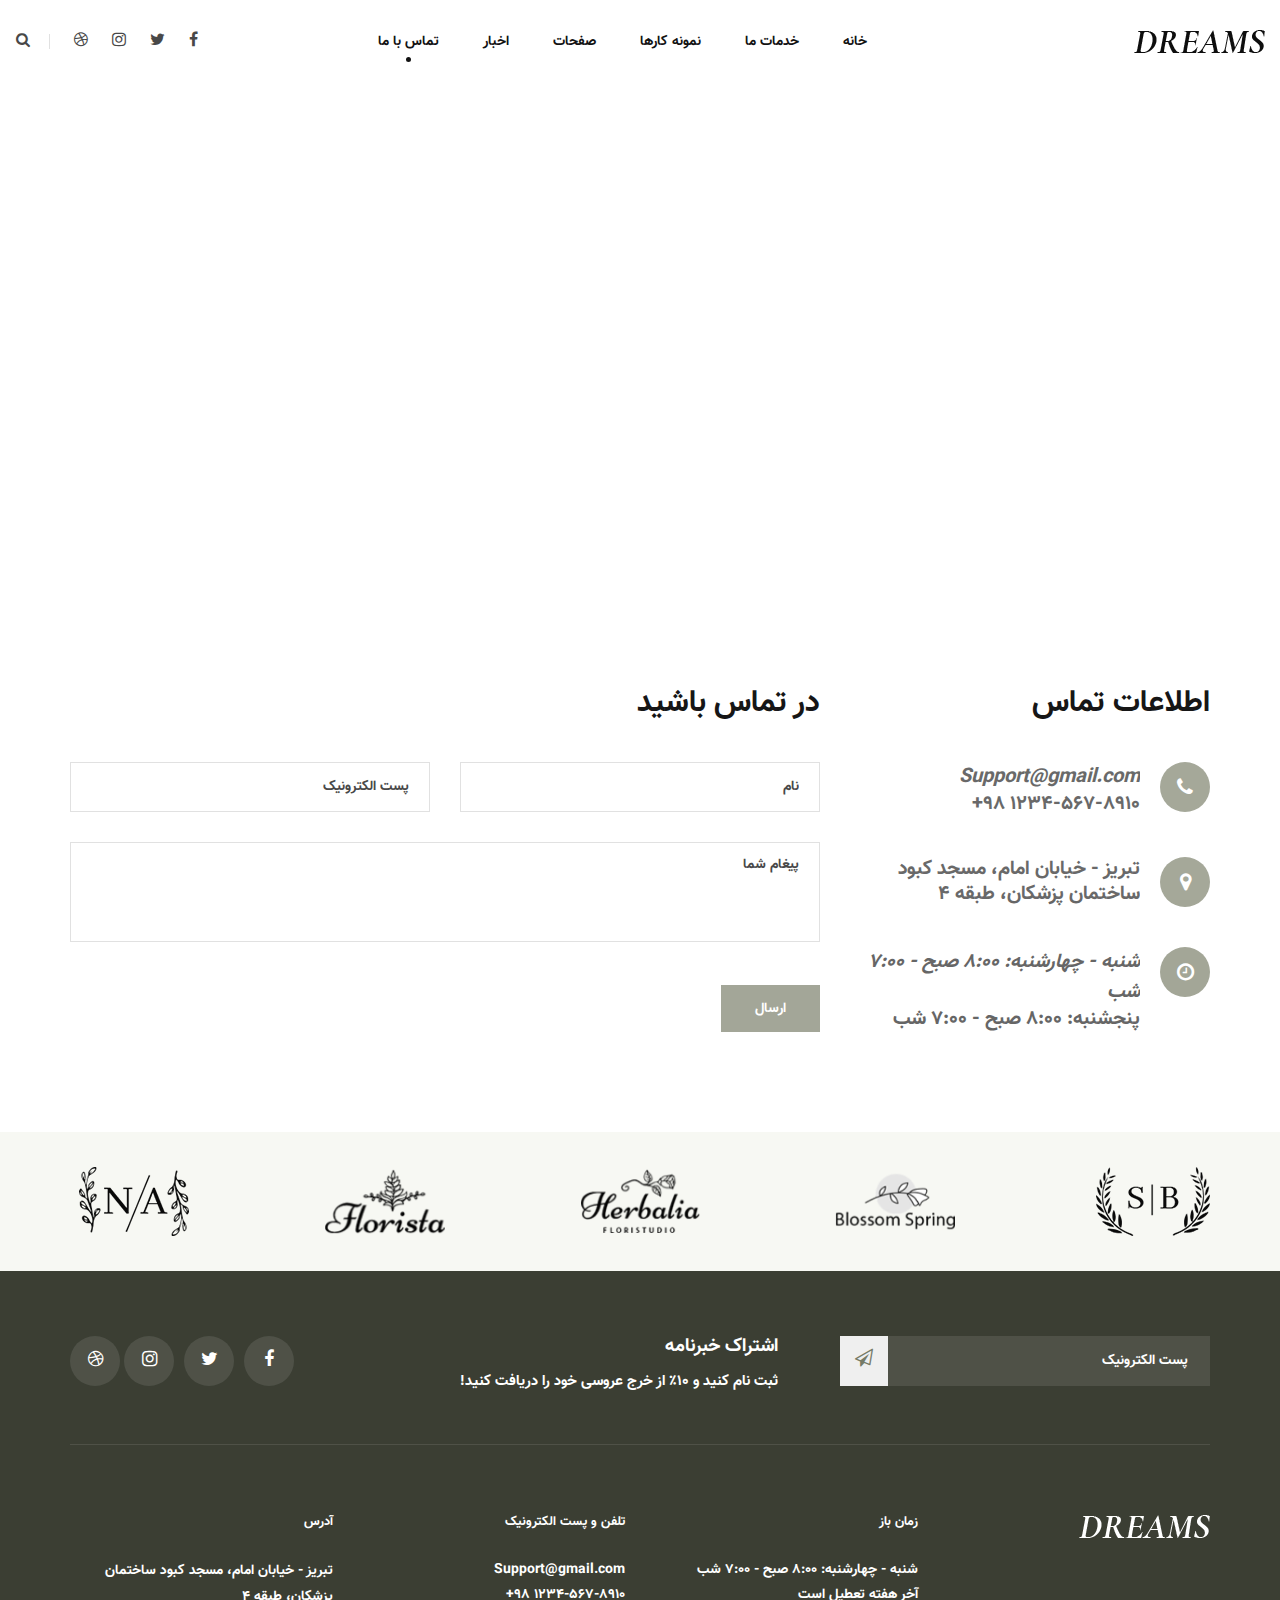
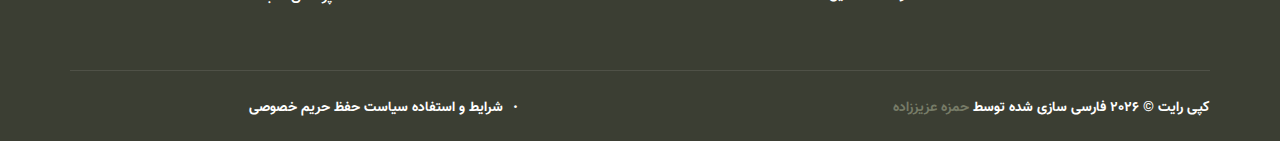
<file: contact.html>
<!DOCTYPE html>
<html lang="fa-IR">
  <head>
    <meta charset="UTF-8" />
    <meta name="description" content="قالب عروسی رویاها" />
    <meta name="keywords" content="رویاها, فقط, خلاق, html" />
    <meta name="viewport" content="width=device-width, initial-scale=1.0" />
    <meta http-equiv="X-UA-Compatible" content="ie=edge" />
    <title>تماس با ما | قالب رویاها</title>

    <!-- Google Font -->
    <link
      href="https://fonts.googleapis.com/css2?family=Raleway:wght@300;400;500;600;700;800;900&display=swap"
      rel="stylesheet"
    />
    <link
      href="https://fonts.googleapis.com/css2?family=Cormorant+Garamond:wght@400;500;600;700&display=swap"
      rel="stylesheet"
    />

    <!-- Css Styles -->
    <link rel="stylesheet" href="css/bootstrap.min.css" type="text/css" />
    <link rel="stylesheet" href="css/bootstrap-rtl.min.css" type="text/css" />
    <link rel="stylesheet" href="css/font-awesome.min.css" type="text/css" />
    <link rel="stylesheet" href="css/elegant-icons.css" type="text/css" />
    <link rel="stylesheet" href="css/owl.carousel.min.css" type="text/css" />
    <link rel="stylesheet" href="css/nice-select.css" type="text/css" />
    <link rel="stylesheet" href="css/magnific-popup.css" type="text/css" />
    <link rel="stylesheet" href="css/slicknav.min.css" type="text/css" />
    <link rel="stylesheet" href="css/style.css" type="text/css" />
  </head>

  <body dir="rtl" class="rtl">
    <!-- Page Preloder -->
    <div id="preloder">
      <div class="loader"></div>
    </div>

    <!-- Header Section Begin -->
    <header class="header header--normal">
      <div class="container-fluid">
        <div class="row">
          <div class="col-lg-2 col-md-2">
            <div class="header__logo">
              <a href="#"><img src="img/logo.png" alt="" /></a>
            </div>
          </div>
          <div class="col-lg-8 col-md-9">
            <nav class="header__menu mobile-menu">
              <ul>
                <li><a href="./index.html">خانه</a></li>
                <li><a href="./services.html">خدمات ما</a></li>
                <li><a href="./portfolio.html">نمونه کارها</a></li>
                <li>
                  <a href="#">صفحات</a>
                  <ul class="dropdown">
                    <li><a href="./about.html">درباره ما</a></li>
                    <li><a href="./team.html">تیم ما</a></li>
                    <li><a href="./blog-details.html">جزئیات وبلاگ</a></li>
                  </ul>
                </li>
                <li><a href="./blog.html">اخبار</a></li>
                <li class="active"><a href="./contact.html">تماس با ما</a></li>
                <li></li>
              </ul>
            </nav>
          </div>
          <div class="col-lg-2 col-md-1">
            <div class="header__right">
              <div class="header__right__social">
                <a href="#"><i class="fa fa-facebook"></i></a>
                <a href="#"><i class="fa fa-twitter"></i></a>
                <a href="#"><i class="fa fa-instagram"></i></a>
                <a href="#"><i class="fa fa-dribbble"></i></a>
              </div>
              <div class="header__right__search">
                <a href="#" class="search-switch"
                  ><i class="fa fa-search"></i
                ></a>
              </div>
            </div>
          </div>
        </div>
        <div id="mobile-menu-wrap"></div>
      </div>
    </header>
    <!-- Header End -->

    <!-- Map Begin -->
    <div class="map">
      <div class="container-fluid">
        <div class="row">
          <div class="col-lg-12">
            <iframe
              src="https://www.google.com/maps/embed?pb=!1m18!1m12!1m3!1d12087.069761554938!2d-74.2175599360452!3d40.767139456514954!2m3!1f0!2f0!3f0!3m2!1i1024!2i768!4f13.1!3m3!1m2!1s0x89c254b5958982c3%3A0xb6ab3931055a2612!2sEast%20Orange%2C%20NJ%2C%20USA!5e0!3m2!1sen!2sbd!4v1581710470843!5m2!1sen!2sbd"
              height="500"
              style="border: 0"
              allowfullscreen=""
            ></iframe>
          </div>
        </div>
      </div>
    </div>
    <!-- Map End -->

    <!-- Contact Section Begin -->
    <section class="contact spad">
      <div class="container">
        <div class="row">
          <div class="col-lg-4 col-md-4">
            <div class="contact__widget">
              <h2>اطلاعات تماس</h2>
              <ul>
                <li>
                  <div class="contact__widget__icon">
                    <i class="fa fa-phone"></i>
                  </div>
                  <div class="contact__widget__text">
                    <span>Support@gmail.com</span>
                    <p>1234-567-8910 98+</p>
                  </div>
                </li>
                <li>
                  <div class="contact__widget__icon">
                    <i class="fa fa-map-marker"></i>
                  </div>
                  <div class="contact__widget__text">
                    <p>تبريز - خیابان امام، مسجد کبود ساختمان پزشکان، طبقه 4</p>
                  </div>
                </li>
                <li>
                  <div class="contact__widget__icon">
                    <i class="fa fa-clock-o"></i>
                  </div>
                  <div class="contact__widget__text">
                    <span>شنبه - چهارشنبه: 8:00 صبح - 7:00 شب</span>
                    <p>پنجشنبه: 8:00 صبح - 7:00 شب</p>
                  </div>
                </li>
              </ul>
            </div>
          </div>
          <div class="col-lg-8 col-md-8">
            <div class="contact__form">
              <h2>در تماس باشید</h2>
              <form action="#">
                <div class="row">
                  <div class="col-lg-6 col-md-6 col-sm-6">
                    <input type="text" placeholder="نام" />
                  </div>
                  <div class="col-lg-6 col-md-6 col-sm-6">
                    <input type="text" placeholder="پست الکترونیک" />
                  </div>
                </div>
                <textarea placeholder="پیغام شما"></textarea>
                <button type="submit" class="site-btn">ارسال</button>
              </form>
            </div>
          </div>
        </div>
      </div>
    </section>
    <!-- Contact Section End -->

    <!-- Logo Begin -->
    <div class="logo">
      <div class="container">
        <div class="row">
          <div class="col-lg-12">
            <div class="logo__carousel owl-carousel">
              <div class="logo__item">
                <a href="#"><img src="img/logo-carousel/lc-1.png" alt="" /></a>
              </div>
              <div class="logo__item">
                <a href="#"><img src="img/logo-carousel/lc-2.png" alt="" /></a>
              </div>
              <div class="logo__item">
                <a href="#"><img src="img/logo-carousel/lc-3.png" alt="" /></a>
              </div>
              <div class="logo__item">
                <a href="#"><img src="img/logo-carousel/lc-4.png" alt="" /></a>
              </div>
              <div class="logo__item">
                <a href="#"><img src="img/logo-carousel/lc-5.png" alt="" /></a>
              </div>
            </div>
          </div>
        </div>
      </div>
    </div>
    <!-- Logo End -->

    <!-- Footer Section Begin -->
    <footer class="footer">
      <div class="container">
        <div class="footer__top">
          <div class="row">
            <div class="col-lg-8 col-md-6">
              <div class="footer___subscribe">
                <div class="footer__subscribe__text">
                  <h4>اشتراک خبرنامه</h4>
                  <p>ثبت نام کنید و 10٪ از خرج عروسی خود را دریافت کنید!</p>
                </div>
                <div class="footer__subscribe__form">
                  <form action="#">
                    <input type="text" placeholder="پست الکترونیک" />
                    <button type="submit"><i class="fa fa-send-o"></i></button>
                  </form>
                </div>
              </div>
            </div>
            <div class="col-lg-4 col-md-6">
              <div class="footer__social">
                <a href="#"><i class="fa fa-facebook"></i></a>
                <a href="#"><i class="fa fa-twitter"></i></a>
                <a href="#"><i class="fa fa-instagram"></i></a>
                <a href="#"><i class="fa fa-dribbble"></i></a>
              </div>
            </div>
          </div>
        </div>
        <div class="row">
          <div class="col-lg-3 col-md-3 col-sm-6">
            <div class="footer__logo">
              <a href="#"><img src="img/footer-logo.png" alt="" /></a>
            </div>
          </div>
          <div class="col-lg-3 col-md-3 col-sm-6">
            <div class="footer__widget">
              <h5>زمان باز</h5>
              <ul>
                <li>شنبه - چهارشنبه: 8:00 صبح - 7:00 شب</li>
                <li>آخر هفته تعطیل است</li>
              </ul>
            </div>
          </div>
          <div class="col-lg-3 col-md-3 col-sm-6">
            <div class="footer__widget">
              <h5>تلفن و پست الکترونیک</h5>
              <ul>
                <li>Support@gmail.com</li>
                <li>1234-567-8910 98+</li>
              </ul>
            </div>
          </div>
          <div class="col-lg-3 col-md-3 col-sm-6">
            <div class="footer__widget">
              <h5>آدرس</h5>
              <p>تبريز - خیابان امام، مسجد کبود ساختمان پزشکان، طبقه 4</p>
            </div>
          </div>
        </div>
        <div class="footer__copyright">
          <div class="row">
            <div class="col-lg-7 col-md-7">
              <p class="footer__copyright__text">
                کپی رایت &copy;
                <script>
                  document.write(new Date().getFullYear());
                </script>
                فارسی سازی شده توسط
                <a href="https://hamzehazizzadeh.ir/" target="_blank"
                  >حمزه عزیززاده</a
                >
              </p>
            </div>
            <div class="col-lg-5 col-md-5">
              <ul class="footer__copyright__widget">
                <li><a href="#">شرایط و استفاده</a></li>
                <li><a href="#">سیاست حفظ حریم خصوصی</a></li>
              </ul>
            </div>
          </div>
        </div>
      </div>
    </footer>
    <!-- Footer Section End -->

    <!-- Search model Begin -->
    <div class="search-model">
      <div class="h-100 d-flex align-items-center justify-content-center">
        <div class="search-close-switch"><i class="icon_close"></i></div>
        <form class="search-model-form">
          <input
            type="text"
            id="search-input"
            placeholder="اینجا جستجو کنید....."
          />
        </form>
      </div>
    </div>
    <!-- Search model end -->

    <!-- Js Plugins -->
    <script src="js/jquery-3.3.1.min.js"></script>
    <script src="js/bootstrap.min.js"></script>
    <script src="js/jquery.magnific-popup.min.js"></script>
    <script src="js/mixitup.min.js"></script>
    <script src="js/jquery.nice-select.min.js"></script>
    <script src="js/isotope.pkgd.min.js"></script>
    <script src="js/masonry.pkgd.min.js"></script>
    <script src="js/jquery.slicknav.js"></script>
    <script src="js/owl.carousel.min.js"></script>
    <script src="js/main.js"></script>
  </body>
</html>
</file>
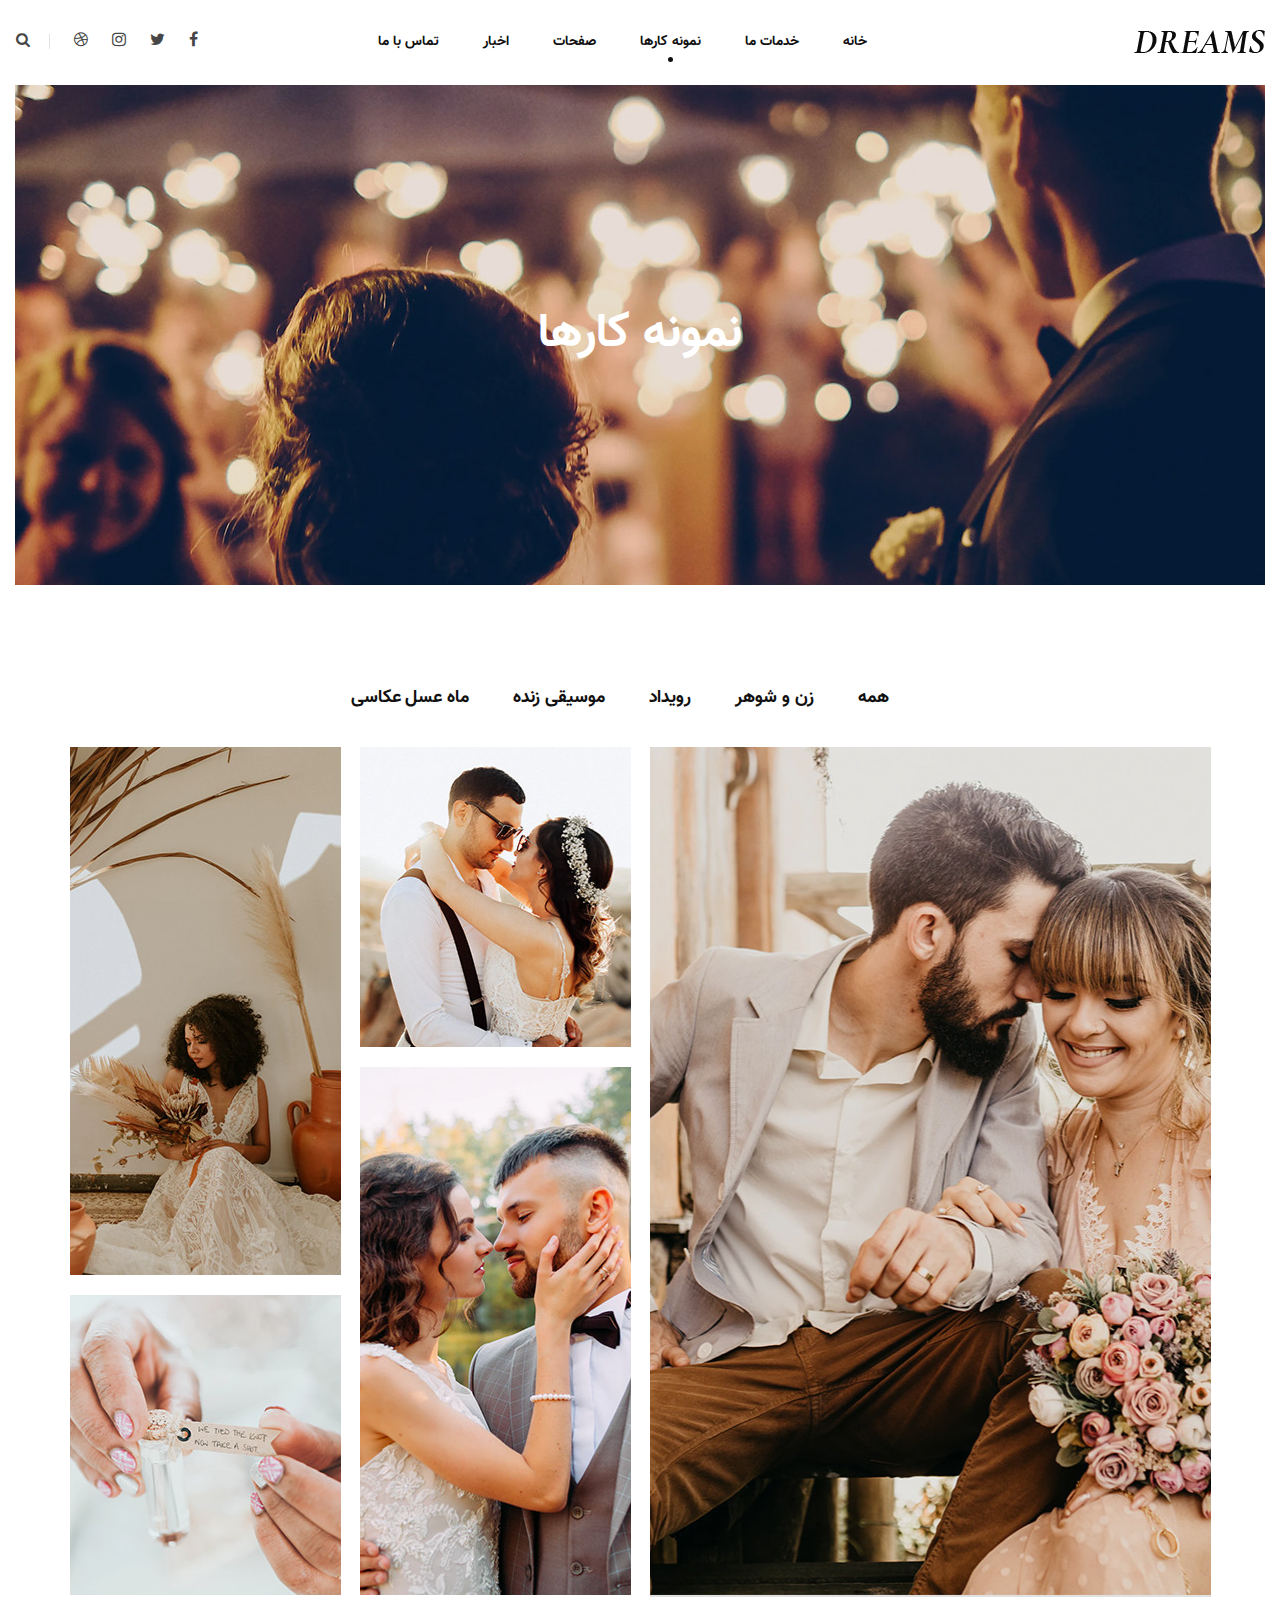
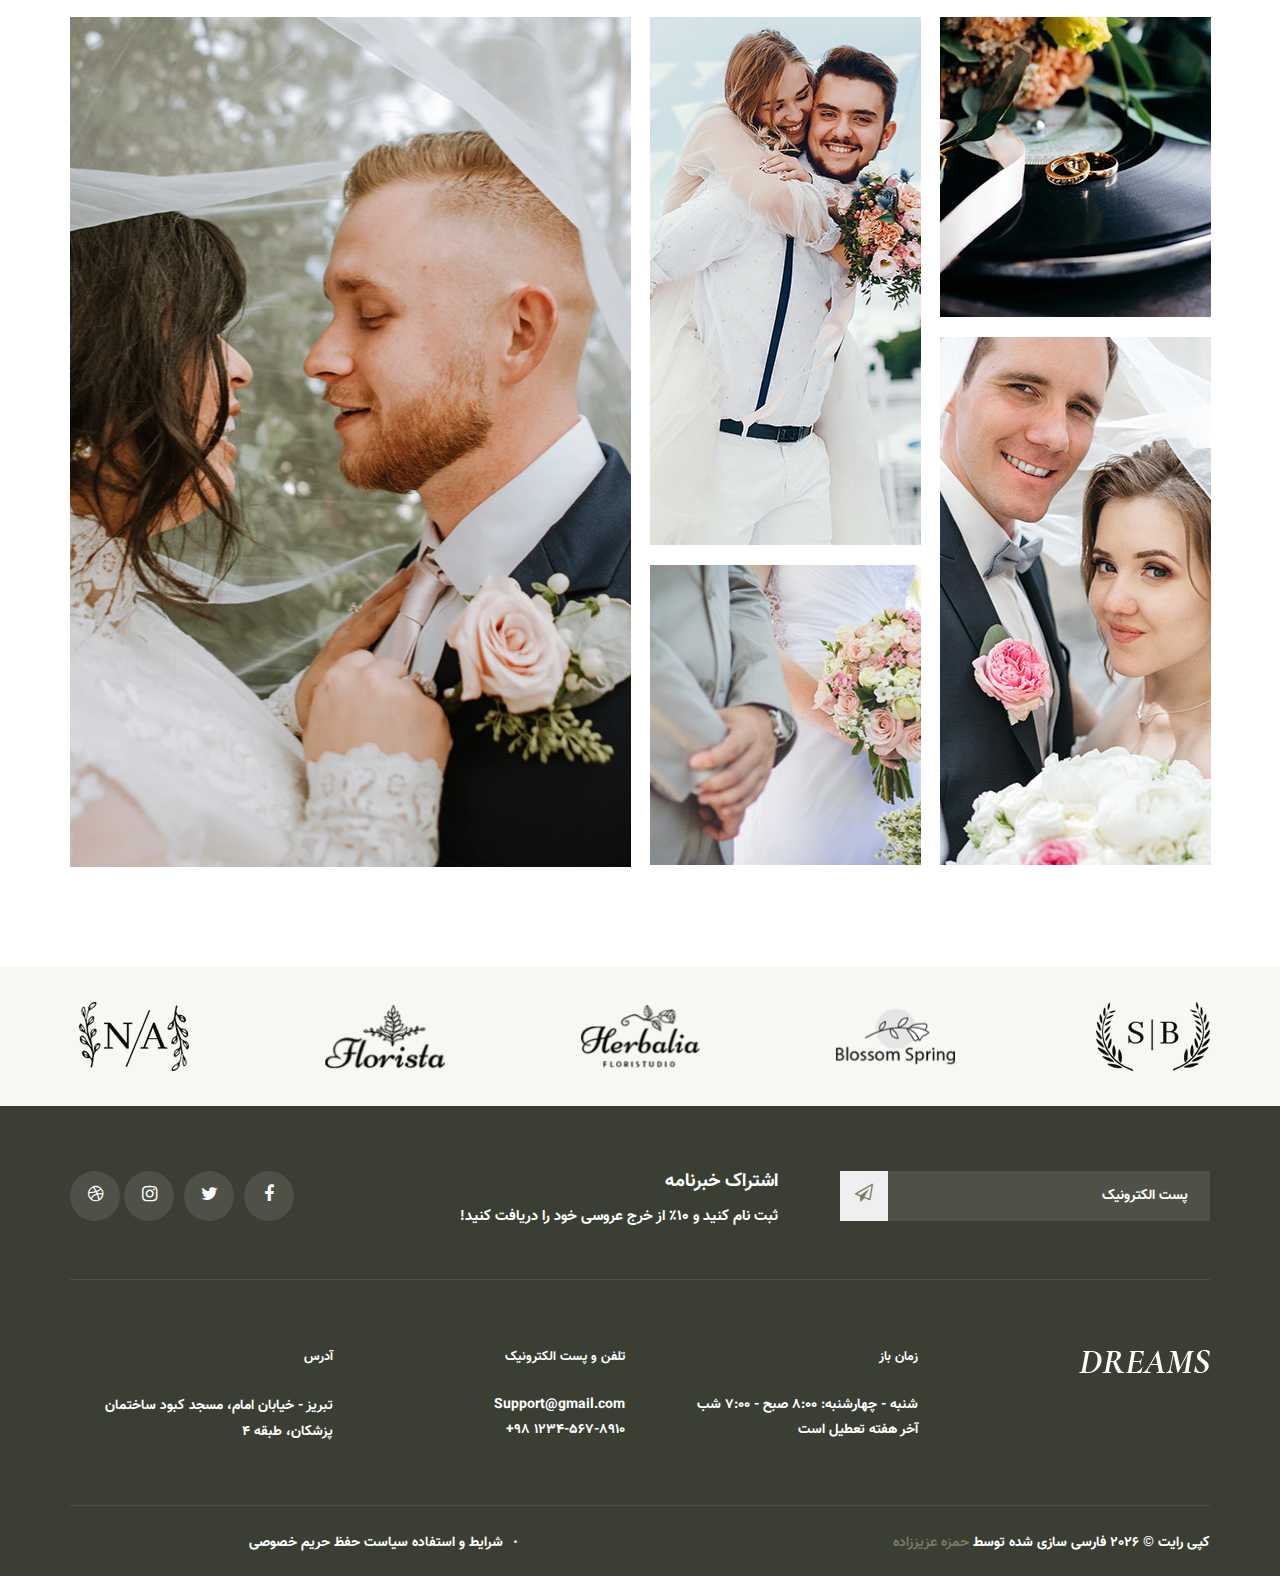
<file: portfolio.html>
<!DOCTYPE html>
<html lang="fa-IR">
  <head>
    <meta charset="UTF-8" />
    <meta name="description" content="قالب عروسی رویاها" />
    <meta name="keywords" content="رویاها, فقط, خلاق, html" />
    <meta name="viewport" content="width=device-width, initial-scale=1.0" />
    <meta http-equiv="X-UA-Compatible" content="ie=edge" />
    <title>نمونه کارها | قالب رویاها</title>

    <!-- Google Font -->
    <link
      href="https://fonts.googleapis.com/css2?family=Raleway:wght@300;400;500;600;700;800;900&display=swap"
      rel="stylesheet"
    />
    <link
      href="https://fonts.googleapis.com/css2?family=Cormorant+Garamond:wght@400;500;600;700&display=swap"
      rel="stylesheet"
    />

    <!-- Css Styles -->
    <link rel="stylesheet" href="css/bootstrap.min.css" type="text/css" />
    <link rel="stylesheet" href="css/bootstrap-rtl.min.css" type="text/css" />
    <link rel="stylesheet" href="css/font-awesome.min.css" type="text/css" />
    <link rel="stylesheet" href="css/elegant-icons.css" type="text/css" />
    <link rel="stylesheet" href="css/owl.carousel.min.css" type="text/css" />
    <link rel="stylesheet" href="css/nice-select.css" type="text/css" />
    <link rel="stylesheet" href="css/magnific-popup.css" type="text/css" />
    <link rel="stylesheet" href="css/slicknav.min.css" type="text/css" />
    <link rel="stylesheet" href="css/style.css" type="text/css" />
  </head>

  <body dir="rtl" class="rtl">
    <!-- Page Preloder -->
    <div id="preloder">
      <div class="loader"></div>
    </div>

    <!-- Header Section Begin -->
    <header class="header header--normal">
      <div class="container-fluid">
        <div class="row">
          <div class="col-lg-2 col-md-2">
            <div class="header__logo">
              <a href="#"><img src="img/logo.png" alt="" /></a>
            </div>
          </div>
          <div class="col-lg-8 col-md-9">
            <nav class="header__menu mobile-menu">
              <ul>
                <li><a href="./index.html">خانه</a></li>
                <li><a href="./services.html">خدمات ما</a></li>
                <li class="active">
                  <a href="./portfolio.html">نمونه کارها</a>
                </li>
                <li>
                  <a href="#">صفحات</a>
                  <ul class="dropdown">
                    <li><a href="./about.html">درباره ما</a></li>
                    <li><a href="./team.html">تیم ما</a></li>
                    <li><a href="./blog-details.html">جزئیات وبلاگ</a></li>
                  </ul>
                </li>
                <li><a href="./blog.html">اخبار</a></li>
                <li><a href="./contact.html">تماس با ما</a></li>
                <li></li>
              </ul>
            </nav>
          </div>
          <div class="col-lg-2 col-md-1">
            <div class="header__right">
              <div class="header__right__social">
                <a href="#"><i class="fa fa-facebook"></i></a>
                <a href="#"><i class="fa fa-twitter"></i></a>
                <a href="#"><i class="fa fa-instagram"></i></a>
                <a href="#"><i class="fa fa-dribbble"></i></a>
              </div>
              <div class="header__right__search">
                <a href="#" class="search-switch"
                  ><i class="fa fa-search"></i
                ></a>
              </div>
            </div>
          </div>
        </div>
        <div id="mobile-menu-wrap"></div>
      </div>
    </header>
    <!-- Header End -->

    <!-- Breadcrumb Begin -->
    <div class="breadcrumb-option set-bg" data-setbg="img/breadcrumb-bg.jpg">
      <div class="container-fluid">
        <div class="row">
          <div class="col-lg-12">
            <div class="breadcrumb__text">
              <h2>نمونه کارها</h2>
            </div>
          </div>
        </div>
      </div>
    </div>
    <!-- Breadcrumb End -->

    <!-- Portfolio Section Begin -->
    <div class="portfolio spad">
      <div class="container">
        <div class="row">
          <div class="col-lg-12">
            <ul class="portfolio__filter">
              <li data-filter="*">همه</li>
              <li data-filter=".couple">زن و شوهر</li>
              <li data-filter=".event">رویداد</li>
              <li data-filter=".music">موسیقی زنده</li>
              <li data-filter=".honeymoon">ماه عسل</li>
              <li data-filter=".photography">عکاسی</li>
            </ul>
          </div>
        </div>
        <div class="row portfolio__gallery">
          <div class="col-lg-6 col-md-6 mix couple">
            <div
              class="portfolio__item large_item set-bg"
              data-setbg="img/portfolio/portfolio-1.jpg"
            ></div>
          </div>
          <div class="col-lg-6 col-md-6">
            <div class="row">
              <div class="col-lg-6 col-md-6">
                <div class="row">
                  <div class="col-lg-12 col-md-12 mix event">
                    <div
                      class="portfolio__item set-bg"
                      data-setbg="img/portfolio/portfolio-2.jpg"
                    ></div>
                  </div>
                </div>
                <div class="row">
                  <div class="col-lg-12 col-md-12 mix music">
                    <div
                      class="portfolio__item mid_large set-bg"
                      data-setbg="img/portfolio/portfolio-4.jpg"
                    ></div>
                  </div>
                </div>
              </div>
              <div class="col-lg-6 col-md-6">
                <div class="row">
                  <div class="col-lg-12 col-md-12 mix honeymoon">
                    <div
                      class="portfolio__item mid_large set-bg"
                      data-setbg="img/portfolio/portfolio-3.jpg"
                    ></div>
                  </div>
                </div>
                <div class="row">
                  <div class="col-lg-12 col-md-12 mix photography">
                    <div
                      class="portfolio__item set-bg"
                      data-setbg="img/portfolio/portfolio-5.jpg"
                    ></div>
                  </div>
                </div>
              </div>
            </div>
          </div>
          <div class="col-lg-6 col-md-6">
            <div class="row">
              <div class="col-lg-6 col-md-6">
                <div class="row">
                  <div class="col-lg-12 col-md-12 mix event">
                    <div
                      class="portfolio__item set-bg"
                      data-setbg="img/portfolio/portfolio-6.jpg"
                    ></div>
                  </div>
                </div>
                <div class="row">
                  <div class="col-lg-12 col-md-12 mix music">
                    <div
                      class="portfolio__item mid_large set-bg"
                      data-setbg="img/portfolio/portfolio-9.jpg"
                    ></div>
                  </div>
                </div>
              </div>
              <div class="col-lg-6 col-md-6">
                <div class="row">
                  <div class="col-lg-12 col-md-12 mix couple">
                    <div
                      class="portfolio__item mid_large set-bg"
                      data-setbg="img/portfolio/portfolio-7.jpg"
                    ></div>
                  </div>
                </div>
                <div class="row">
                  <div class="col-lg-12 col-md-12 mix honeymoon">
                    <div
                      class="portfolio__item set-bg"
                      data-setbg="img/portfolio/portfolio-10.jpg"
                    ></div>
                  </div>
                </div>
              </div>
            </div>
          </div>
          <div class="col-lg-6 col-md-6 mix photography">
            <div
              class="portfolio__item large_item set-bg"
              data-setbg="img/portfolio/portfolio-8.jpg"
            ></div>
          </div>
        </div>
      </div>
    </div>
    <!-- Portfolio Section End -->

    <!-- Logo Begin -->
    <div class="logo">
      <div class="container">
        <div class="row">
          <div class="col-lg-12">
            <div class="logo__carousel owl-carousel">
              <div class="logo__item">
                <a href="#"><img src="img/logo-carousel/lc-1.png" alt="" /></a>
              </div>
              <div class="logo__item">
                <a href="#"><img src="img/logo-carousel/lc-2.png" alt="" /></a>
              </div>
              <div class="logo__item">
                <a href="#"><img src="img/logo-carousel/lc-3.png" alt="" /></a>
              </div>
              <div class="logo__item">
                <a href="#"><img src="img/logo-carousel/lc-4.png" alt="" /></a>
              </div>
              <div class="logo__item">
                <a href="#"><img src="img/logo-carousel/lc-5.png" alt="" /></a>
              </div>
            </div>
          </div>
        </div>
      </div>
    </div>
    <!-- Logo End -->

    <!-- Footer Section Begin -->
    <footer class="footer">
      <div class="container">
        <div class="footer__top">
          <div class="row">
            <div class="col-lg-8 col-md-6">
              <div class="footer___subscribe">
                <div class="footer__subscribe__text">
                  <h4>اشتراک خبرنامه</h4>
                  <p>ثبت نام کنید و 10٪ از خرج عروسی خود را دریافت کنید!</p>
                </div>
                <div class="footer__subscribe__form">
                  <form action="#">
                    <input type="text" placeholder="پست الکترونیک" />
                    <button type="submit"><i class="fa fa-send-o"></i></button>
                  </form>
                </div>
              </div>
            </div>
            <div class="col-lg-4 col-md-6">
              <div class="footer__social">
                <a href="#"><i class="fa fa-facebook"></i></a>
                <a href="#"><i class="fa fa-twitter"></i></a>
                <a href="#"><i class="fa fa-instagram"></i></a>
                <a href="#"><i class="fa fa-dribbble"></i></a>
              </div>
            </div>
          </div>
        </div>
        <div class="row">
          <div class="col-lg-3 col-md-3 col-sm-6">
            <div class="footer__logo">
              <a href="#"><img src="img/footer-logo.png" alt="" /></a>
            </div>
          </div>
          <div class="col-lg-3 col-md-3 col-sm-6">
            <div class="footer__widget">
              <h5>زمان باز</h5>
              <ul>
                <li>شنبه - چهارشنبه: 8:00 صبح - 7:00 شب</li>
                <li>آخر هفته تعطیل است</li>
              </ul>
            </div>
          </div>
          <div class="col-lg-3 col-md-3 col-sm-6">
            <div class="footer__widget">
              <h5>تلفن و پست الکترونیک</h5>
              <ul>
                <li>Support@gmail.com</li>
                <li>1234-567-8910 98+</li>
              </ul>
            </div>
          </div>
          <div class="col-lg-3 col-md-3 col-sm-6">
            <div class="footer__widget">
              <h5>آدرس</h5>
              <p>تبريز - خیابان امام، مسجد کبود ساختمان پزشکان، طبقه 4</p>
            </div>
          </div>
        </div>
        <div class="footer__copyright">
          <div class="row">
            <div class="col-lg-7 col-md-7">
              <p class="footer__copyright__text">
                کپی رایت &copy;
                <script>
                  document.write(new Date().getFullYear());
                </script>
                فارسی سازی شده توسط
                <a href="https://hamzehazizzadeh.ir/" target="_blank"
                  >حمزه عزیززاده</a
                >
              </p>
            </div>
            <div class="col-lg-5 col-md-5">
              <ul class="footer__copyright__widget">
                <li><a href="#">شرایط و استفاده</a></li>
                <li><a href="#">سیاست حفظ حریم خصوصی</a></li>
              </ul>
            </div>
          </div>
        </div>
      </div>
    </footer>
    <!-- Footer Section End -->

    <!-- Search model Begin -->
    <div class="search-model">
      <div class="h-100 d-flex align-items-center justify-content-center">
        <div class="search-close-switch"><i class="icon_close"></i></div>
        <form class="search-model-form">
          <input
            type="text"
            id="search-input"
            placeholder="اینجا جستجو کنید....."
          />
        </form>
      </div>
    </div>
    <!-- Search model end -->

    <!-- Js Plugins -->
    <script src="js/jquery-3.3.1.min.js"></script>
    <script src="js/bootstrap.min.js"></script>
    <script src="js/jquery.magnific-popup.min.js"></script>
    <script src="js/mixitup.min.js"></script>
    <script src="js/jquery.nice-select.min.js"></script>
    <script src="js/isotope.pkgd.min.js"></script>
    <script src="js/masonry.pkgd.min.js"></script>
    <script src="js/jquery.slicknav.js"></script>
    <script src="js/owl.carousel.min.js"></script>
    <script src="js/main.js"></script>
  </body>
</html>
</file>
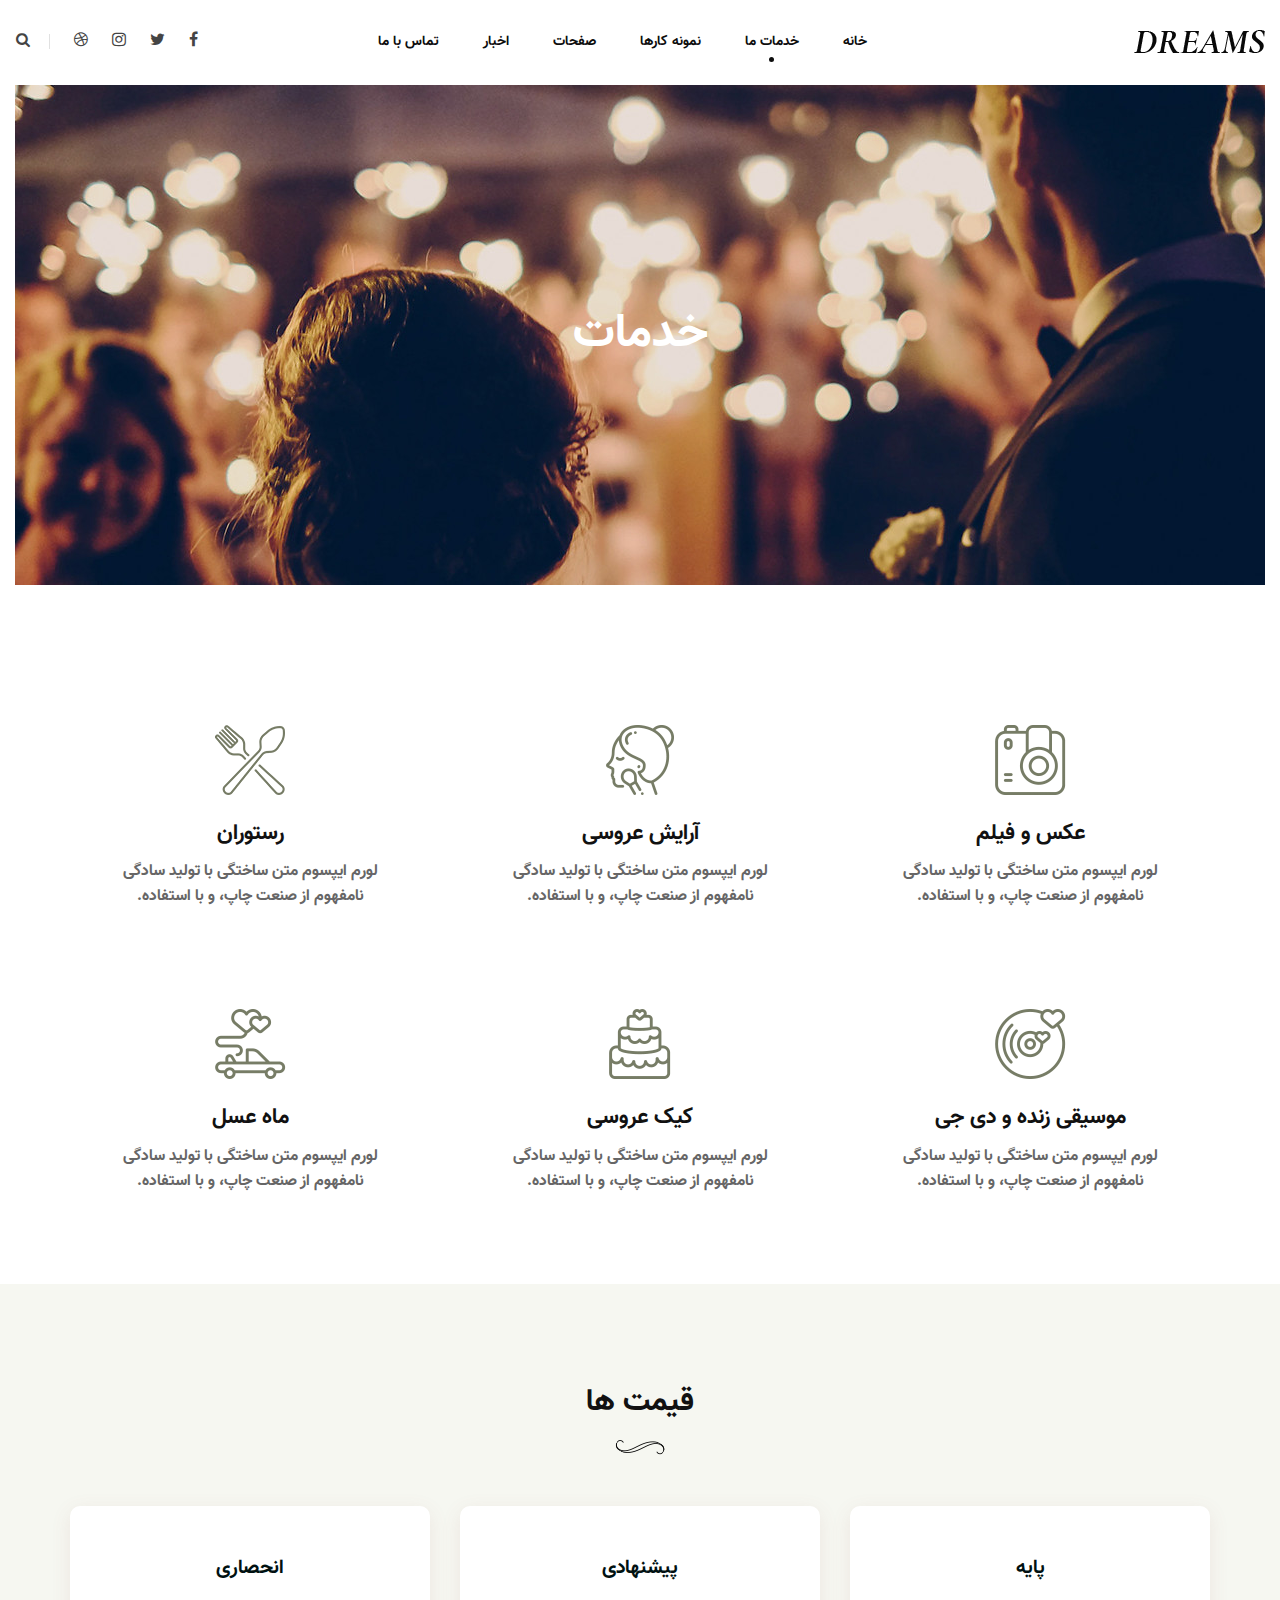
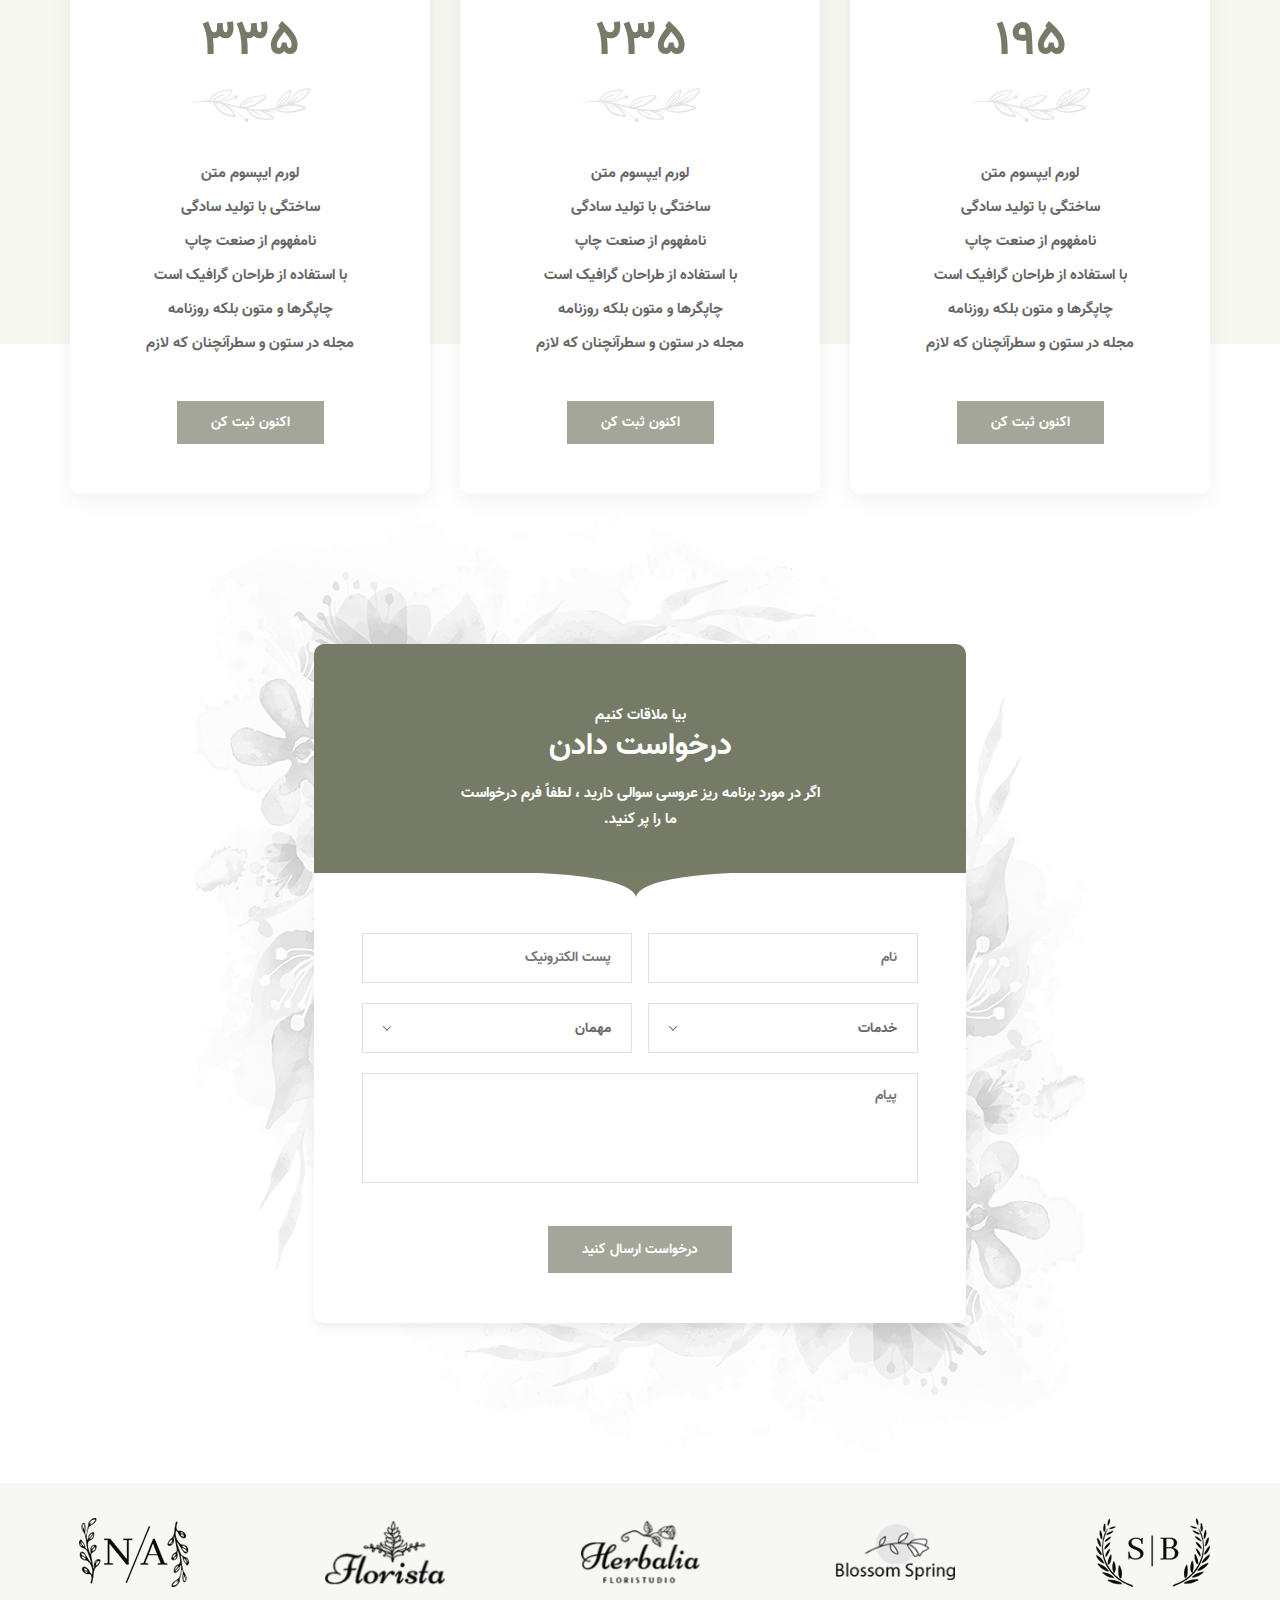
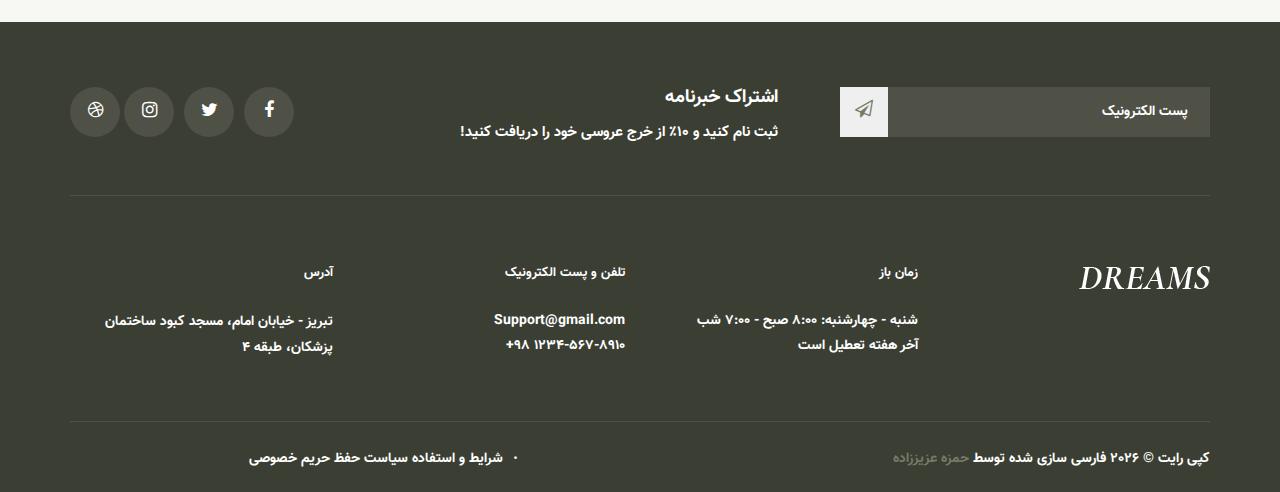
<file: services.html>
<!DOCTYPE html>
<html lang="fa-IR">
  <head>
    <meta charset="UTF-8" />
    <meta name="description" content="قالب عروسی رویاها" />
    <meta name="keywords" content="رویاها, فقط, خلاق, html" />
    <meta name="viewport" content="width=device-width, initial-scale=1.0" />
    <meta http-equiv="X-UA-Compatible" content="ie=edge" />
    <title>خدمات ما | قالب رویاها</title>

    <!-- Google Font -->
    <link
      href="https://fonts.googleapis.com/css2?family=Raleway:wght@300;400;500;600;700;800;900&display=swap"
      rel="stylesheet"
    />
    <link
      href="https://fonts.googleapis.com/css2?family=Cormorant+Garamond:wght@400;500;600;700&display=swap"
      rel="stylesheet"
    />

    <!-- Css Styles -->
    <link rel="stylesheet" href="css/bootstrap.min.css" type="text/css" />
    <link rel="stylesheet" href="css/bootstrap-rtl.min.css" type="text/css" />
    <link rel="stylesheet" href="css/font-awesome.min.css" type="text/css" />
    <link rel="stylesheet" href="css/elegant-icons.css" type="text/css" />
    <link rel="stylesheet" href="css/owl.carousel.min.css" type="text/css" />
    <link rel="stylesheet" href="css/nice-select.css" type="text/css" />
    <link rel="stylesheet" href="css/magnific-popup.css" type="text/css" />
    <link rel="stylesheet" href="css/slicknav.min.css" type="text/css" />
    <link rel="stylesheet" href="css/style.css" type="text/css" />
  </head>

  <body dir="rtl" class="rtl">
    <!-- Page Preloder -->
    <div id="preloder">
      <div class="loader"></div>
    </div>

    <!-- Header Section Begin -->
    <header class="header header--normal">
      <div class="container-fluid">
        <div class="row">
          <div class="col-lg-2 col-md-2">
            <div class="header__logo">
              <a href="#"><img src="img/logo.png" alt="" /></a>
            </div>
          </div>
          <div class="col-lg-8 col-md-9">
            <nav class="header__menu mobile-menu">
              <ul>
                <li><a href="./index.html">خانه</a></li>
                <li class="active"><a href="./services.html">خدمات ما</a></li>
                <li><a href="./portfolio.html">نمونه کارها</a></li>
                <li>
                  <a href="#">صفحات</a>
                  <ul class="dropdown">
                    <li><a href="./about.html">درباره ما</a></li>
                    <li><a href="./team.html">تیم ما</a></li>
                    <li><a href="./blog-details.html">جزئیات وبلاگ</a></li>
                  </ul>
                </li>
                <li><a href="./blog.html">اخبار</a></li>
                <li><a href="./contact.html">تماس با ما</a></li>
                <li></li>
              </ul>
            </nav>
          </div>
          <div class="col-lg-2 col-md-1">
            <div class="header__right">
              <div class="header__right__social">
                <a href="#"><i class="fa fa-facebook"></i></a>
                <a href="#"><i class="fa fa-twitter"></i></a>
                <a href="#"><i class="fa fa-instagram"></i></a>
                <a href="#"><i class="fa fa-dribbble"></i></a>
              </div>
              <div class="header__right__search">
                <a href="#" class="search-switch"
                  ><i class="fa fa-search"></i
                ></a>
              </div>
            </div>
          </div>
        </div>
        <div id="mobile-menu-wrap"></div>
      </div>
    </header>
    <!-- Header End -->

    <!-- Breadcrumb Begin -->
    <div class="breadcrumb-option set-bg" data-setbg="img/breadcrumb-bg.jpg">
      <div class="container-fluid">
        <div class="row">
          <div class="col-lg-12">
            <div class="breadcrumb__text">
              <h2>خدمات</h2>
            </div>
          </div>
        </div>
      </div>
    </div>
    <!-- Breadcrumb End -->

    <!-- Services Section Begin -->
    <section class="services spad">
      <div class="container">
        <div class="row">
          <div class="col-lg-4 col-md-6 col-sm-6">
            <div class="services__item">
              <img src="img/icon/si-1.png" alt="" />
              <h4>عکس و فیلم</h4>
              <p>
                لورم ایپسوم متن ساختگی با تولید سادگی نامفهوم از صنعت چاپ، و با
                استفاده.
              </p>
            </div>
          </div>
          <div class="col-lg-4 col-md-6 col-sm-6">
            <div class="services__item">
              <img src="img/icon/si-2.png" alt="" />
              <h4>آرایش عروسی</h4>
              <p>
                لورم ایپسوم متن ساختگی با تولید سادگی نامفهوم از صنعت چاپ، و با
                استفاده.
              </p>
            </div>
          </div>
          <div class="col-lg-4 col-md-6 col-sm-6">
            <div class="services__item">
              <img src="img/icon/si-3.png" alt="" />
              <h4>رستوران</h4>
              <p>
                لورم ایپسوم متن ساختگی با تولید سادگی نامفهوم از صنعت چاپ، و با
                استفاده.
              </p>
            </div>
          </div>
          <div class="col-lg-4 col-md-6 col-sm-6">
            <div class="services__item">
              <img src="img/icon/si-4.png" alt="" />
              <h4>موسیقی زنده و دی جی</h4>
              <p>
                لورم ایپسوم متن ساختگی با تولید سادگی نامفهوم از صنعت چاپ، و با
                استفاده.
              </p>
            </div>
          </div>
          <div class="col-lg-4 col-md-6 col-sm-6">
            <div class="services__item">
              <img src="img/icon/si-5.png" alt="" />
              <h4>کیک عروسی</h4>
              <p>
                لورم ایپسوم متن ساختگی با تولید سادگی نامفهوم از صنعت چاپ، و با
                استفاده.
              </p>
            </div>
          </div>
          <div class="col-lg-4 col-md-6 col-sm-6">
            <div class="services__item">
              <img src="img/icon/si-6.png" alt="" />
              <h4>ماه عسل</h4>
              <p>
                لورم ایپسوم متن ساختگی با تولید سادگی نامفهوم از صنعت چاپ، و با
                استفاده.
              </p>
            </div>
          </div>
        </div>
      </div>
    </section>
    <!-- Services Section End -->

    <!-- Pricing Section Begin -->
    <section class="pricing spad">
      <div class="container">
        <div class="row">
          <div class="col-lg-12">
            <div class="section-title">
              <h2>قیمت ها</h2>
              <img src="img/icon/ti.png" alt="" />
            </div>
          </div>
        </div>
        <div class="row">
          <div class="col-lg-4 col-md-6 col-sm-6">
            <div class="pricing__item">
              <h5>پایه</h5>
              <h2>195</h2>
              <img src="img/icon/pricing-icon.png" alt="" />
              <ul>
                <li>لورم ایپسوم متن</li>
                <li>ساختگی با تولید سادگی</li>
                <li>نامفهوم از صنعت چاپ</li>
                <li>با استفاده از طراحان گرافیک است</li>
                <li>چاپگرها و متون بلکه روزنامه</li>
                <li>مجله در ستون و سطرآنچنان که لازم</li>
              </ul>
              <a href="#" class="primary-btn">اکنون ثبت کن</a>
            </div>
          </div>
          <div class="col-lg-4 col-md-6 col-sm-6">
            <div class="pricing__item">
              <h5>پیشنهادی</h5>
              <h2>235</h2>
              <img src="img/icon/pricing-icon.png" alt="" />
              <ul>
                <li>لورم ایپسوم متن</li>
                <li>ساختگی با تولید سادگی</li>
                <li>نامفهوم از صنعت چاپ</li>
                <li>با استفاده از طراحان گرافیک است</li>
                <li>چاپگرها و متون بلکه روزنامه</li>
                <li>مجله در ستون و سطرآنچنان که لازم</li>
              </ul>
              <a href="#" class="primary-btn">اکنون ثبت کن</a>
            </div>
          </div>
          <div class="col-lg-4 col-md-6 col-sm-6">
            <div class="pricing__item">
              <h5>انحصاری</h5>
              <h2>335</h2>
              <img src="img/icon/pricing-icon.png" alt="" />
              <ul>
                <li>لورم ایپسوم متن</li>
                <li>ساختگی با تولید سادگی</li>
                <li>نامفهوم از صنعت چاپ</li>
                <li>با استفاده از طراحان گرافیک است</li>
                <li>چاپگرها و متون بلکه روزنامه</li>
                <li>مجله در ستون و سطرآنچنان که لازم</li>
              </ul>
              <a href="#" class="primary-btn">اکنون ثبت کن</a>
            </div>
          </div>
        </div>
      </div>
    </section>
    <!-- Pricing Section End -->

    <!-- Request Form Section Begin -->
    <section class="request request--services spad">
      <div class="container">
        <div class="row d-flex justify-content-center">
          <div class="col-lg-7">
            <div class="request__form">
              <div class="section-title">
                <span>بیا ملاقات کنیم</span>
                <h2>درخواست دادن</h2>
                <p>
                  اگر در مورد برنامه ریز عروسی سوالی دارید ، لطفاً فرم درخواست
                  ما را پر کنید.
                </p>
              </div>
              <form action="#">
                <div class="row">
                  <div class="col-lg-6 col-md-6 col-sm-6 px-2">
                    <input type="text" placeholder="نام" />
                  </div>
                  <div class="col-lg-6 col-md-6 col-sm-6 px-2">
                    <input type="text" placeholder="پست الکترونیک" />
                  </div>
                  <div class="col-lg-6 col-md-6 col-sm-6 px-2">
                    <select>
                      <option value="">خدمات</option>
                      <option value="">گزینه 1</option>
                      <option value="">گزینه 2</option>
                    </select>
                  </div>
                  <div class="col-lg-6 col-md-6 col-sm-6 px-2">
                    <select>
                      <option value="">مهمان</option>
                      <option value="">گزینه 1</option>
                      <option value="">گزینه 2</option>
                    </select>
                  </div>
                  <div class="col-lg-12 px-2 text-center">
                    <textarea placeholder="پیام"></textarea>
                    <button type="submit" class="site-btn">
                      درخواست ارسال کنید
                    </button>
                  </div>
                </div>
              </form>
            </div>
          </div>
        </div>
      </div>
    </section>
    <!-- Request Form Section End -->

    <!-- Logo Begin -->
    <div class="logo">
      <div class="container">
        <div class="row">
          <div class="col-lg-12">
            <div class="logo__carousel owl-carousel">
              <div class="logo__item">
                <a href="#"><img src="img/logo-carousel/lc-1.png" alt="" /></a>
              </div>
              <div class="logo__item">
                <a href="#"><img src="img/logo-carousel/lc-2.png" alt="" /></a>
              </div>
              <div class="logo__item">
                <a href="#"><img src="img/logo-carousel/lc-3.png" alt="" /></a>
              </div>
              <div class="logo__item">
                <a href="#"><img src="img/logo-carousel/lc-4.png" alt="" /></a>
              </div>
              <div class="logo__item">
                <a href="#"><img src="img/logo-carousel/lc-5.png" alt="" /></a>
              </div>
            </div>
          </div>
        </div>
      </div>
    </div>
    <!-- Logo End -->

    <!-- Footer Section Begin -->
    <footer class="footer">
      <div class="container">
        <div class="footer__top">
          <div class="row">
            <div class="col-lg-8 col-md-6">
              <div class="footer___subscribe">
                <div class="footer__subscribe__text">
                  <h4>اشتراک خبرنامه</h4>
                  <p>ثبت نام کنید و 10٪ از خرج عروسی خود را دریافت کنید!</p>
                </div>
                <div class="footer__subscribe__form">
                  <form action="#">
                    <input type="text" placeholder="پست الکترونیک" />
                    <button type="submit"><i class="fa fa-send-o"></i></button>
                  </form>
                </div>
              </div>
            </div>
            <div class="col-lg-4 col-md-6">
              <div class="footer__social">
                <a href="#"><i class="fa fa-facebook"></i></a>
                <a href="#"><i class="fa fa-twitter"></i></a>
                <a href="#"><i class="fa fa-instagram"></i></a>
                <a href="#"><i class="fa fa-dribbble"></i></a>
              </div>
            </div>
          </div>
        </div>
        <div class="row">
          <div class="col-lg-3 col-md-3 col-sm-6">
            <div class="footer__logo">
              <a href="#"><img src="img/footer-logo.png" alt="" /></a>
            </div>
          </div>
          <div class="col-lg-3 col-md-3 col-sm-6">
            <div class="footer__widget">
              <h5>زمان باز</h5>
              <ul>
                <li>شنبه - چهارشنبه: 8:00 صبح - 7:00 شب</li>
                <li>آخر هفته تعطیل است</li>
              </ul>
            </div>
          </div>
          <div class="col-lg-3 col-md-3 col-sm-6">
            <div class="footer__widget">
              <h5>تلفن و پست الکترونیک</h5>
              <ul>
                <li>Support@gmail.com</li>
                <li>1234-567-8910 98+</li>
              </ul>
            </div>
          </div>
          <div class="col-lg-3 col-md-3 col-sm-6">
            <div class="footer__widget">
              <h5>آدرس</h5>
              <p>تبريز - خیابان امام، مسجد کبود ساختمان پزشکان، طبقه 4</p>
            </div>
          </div>
        </div>
        <div class="footer__copyright">
          <div class="row">
            <div class="col-lg-7 col-md-7">
              <p class="footer__copyright__text">
                کپی رایت &copy;
                <script>
                  document.write(new Date().getFullYear());
                </script>
                فارسی سازی شده توسط
                <a href="https://hamzehazizzadeh.ir/" target="_blank"
                  >حمزه عزیززاده</a
                >
              </p>
            </div>
            <div class="col-lg-5 col-md-5">
              <ul class="footer__copyright__widget">
                <li><a href="#">شرایط و استفاده</a></li>
                <li><a href="#">سیاست حفظ حریم خصوصی</a></li>
              </ul>
            </div>
          </div>
        </div>
      </div>
    </footer>
    <!-- Footer Section End -->

    <!-- Search model Begin -->
    <div class="search-model">
      <div class="h-100 d-flex align-items-center justify-content-center">
        <div class="search-close-switch"><i class="icon_close"></i></div>
        <form class="search-model-form">
          <input
            type="text"
            id="search-input"
            placeholder="اینجا جستجو کنید....."
          />
        </form>
      </div>
    </div>
    <!-- Search model end -->

    <!-- Js Plugins -->
    <script src="js/jquery-3.3.1.min.js"></script>
    <script src="js/bootstrap.min.js"></script>
    <script src="js/jquery.magnific-popup.min.js"></script>
    <script src="js/mixitup.min.js"></script>
    <script src="js/jquery.nice-select.min.js"></script>
    <script src="js/isotope.pkgd.min.js"></script>
    <script src="js/masonry.pkgd.min.js"></script>
    <script src="js/jquery.slicknav.js"></script>
    <script src="js/owl.carousel.min.js"></script>
    <script src="js/main.js"></script>
  </body>
</html>
</file>
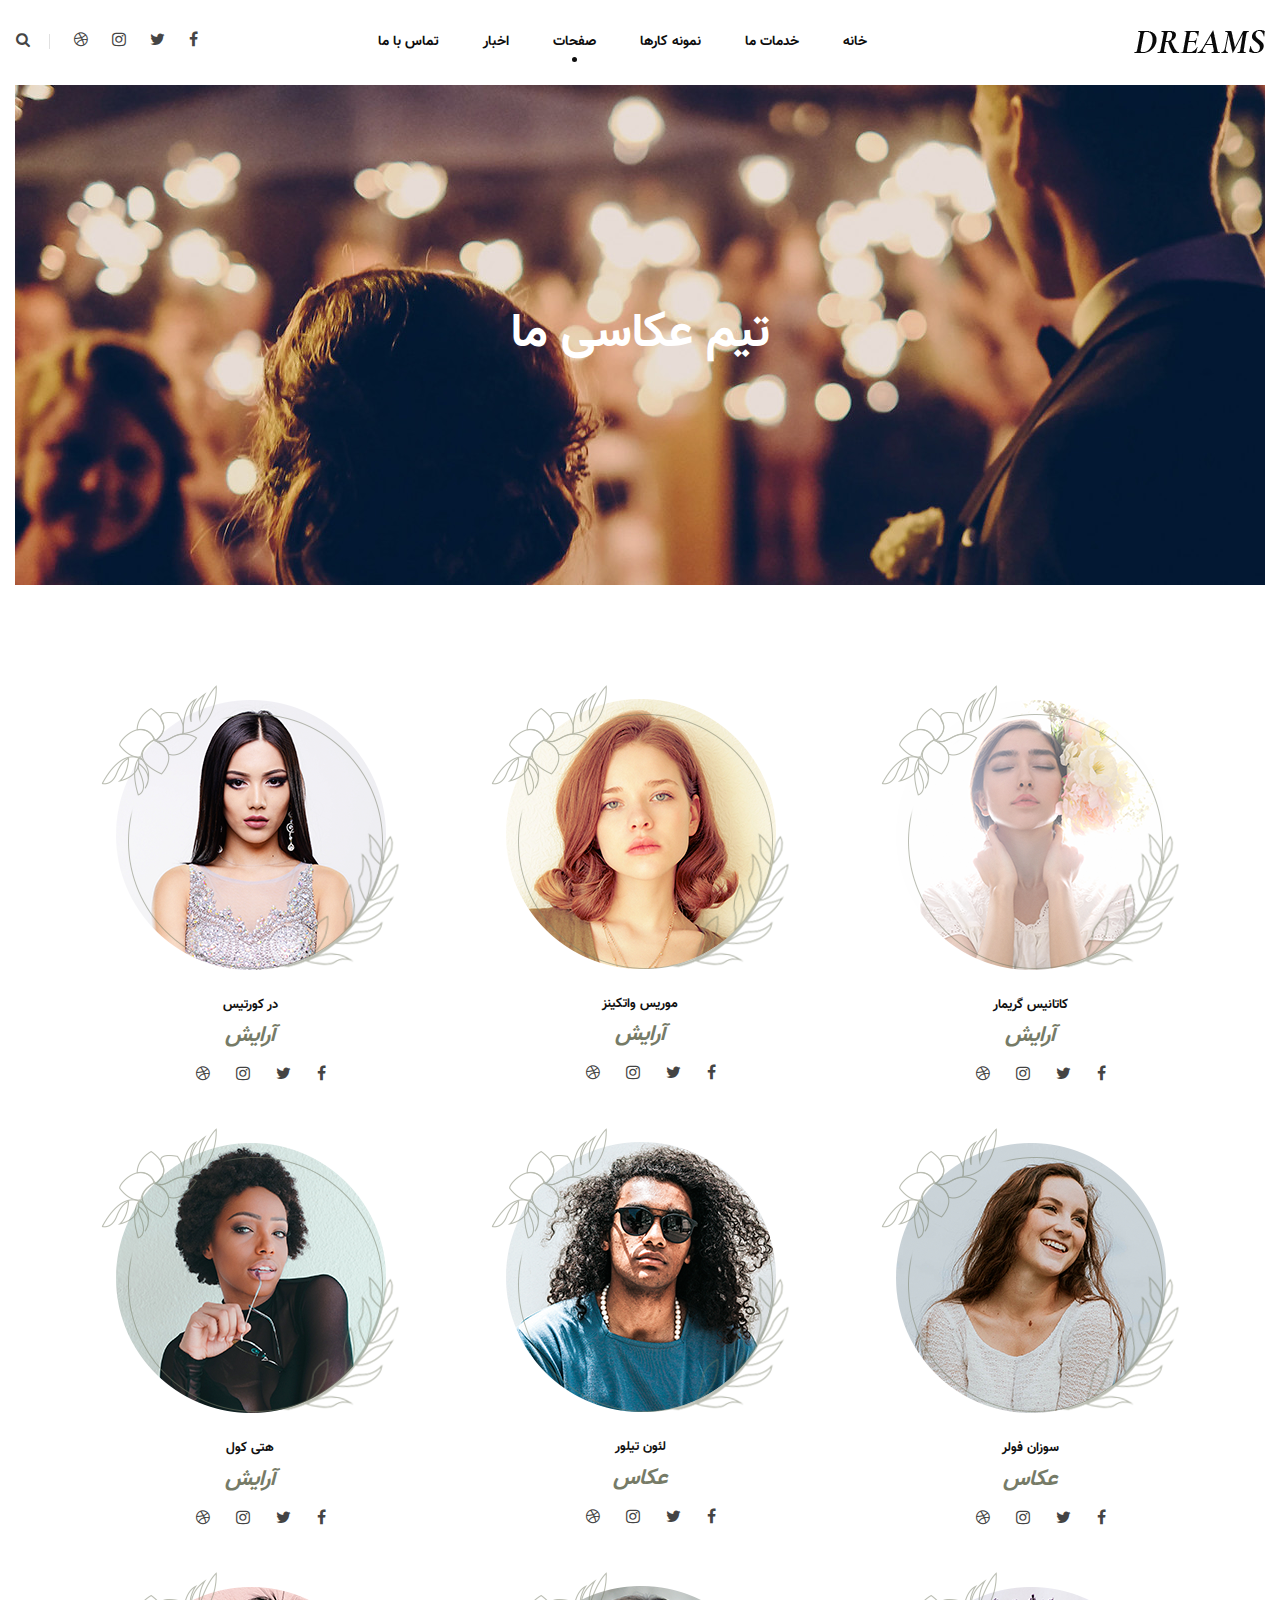
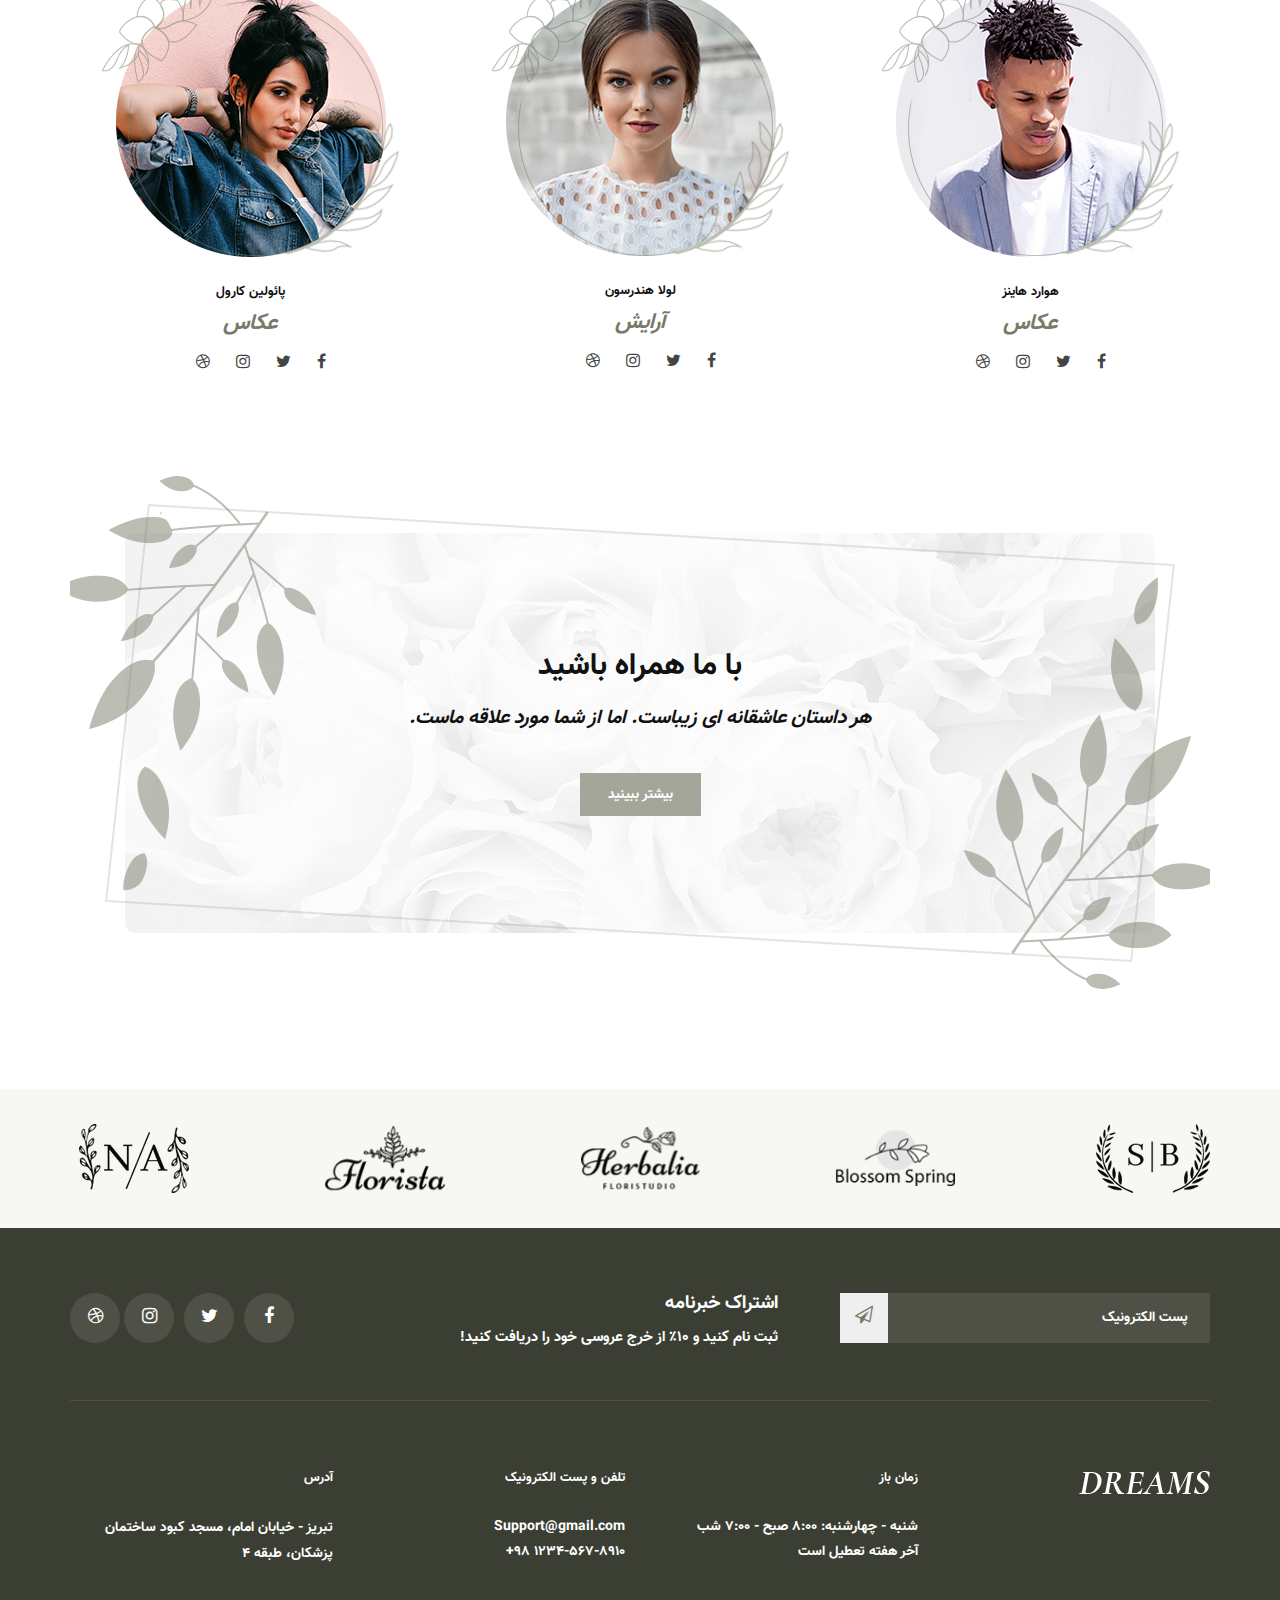
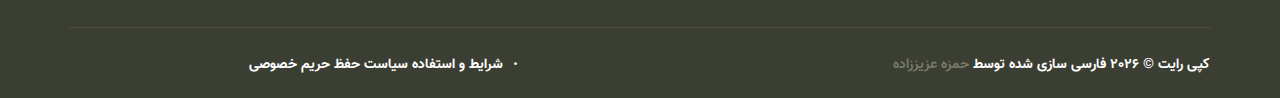
<file: team.html>
<!DOCTYPE html>
<html lang="fa-IR">
  <head>
    <meta charset="UTF-8" />
    <meta name="description" content="قالب عروسی رویاها" />
    <meta name="keywords" content="رویاها, فقط, خلاق, html" />
    <meta name="viewport" content="width=device-width, initial-scale=1.0" />
    <meta http-equiv="X-UA-Compatible" content="ie=edge" />
    <title>تیم ما | قالب رویاها</title>

    <!-- Google Font -->
    <link
      href="https://fonts.googleapis.com/css2?family=Raleway:wght@300;400;500;600;700;800;900&display=swap"
      rel="stylesheet"
    />
    <link
      href="https://fonts.googleapis.com/css2?family=Cormorant+Garamond:wght@400;500;600;700&display=swap"
      rel="stylesheet"
    />

    <!-- Css Styles -->
    <link rel="stylesheet" href="css/bootstrap.min.css" type="text/css" />
    <link rel="stylesheet" href="css/bootstrap-rtl.min.css" type="text/css" />
    <link rel="stylesheet" href="css/font-awesome.min.css" type="text/css" />
    <link rel="stylesheet" href="css/elegant-icons.css" type="text/css" />
    <link rel="stylesheet" href="css/owl.carousel.min.css" type="text/css" />
    <link rel="stylesheet" href="css/nice-select.css" type="text/css" />
    <link rel="stylesheet" href="css/magnific-popup.css" type="text/css" />
    <link rel="stylesheet" href="css/slicknav.min.css" type="text/css" />
    <link rel="stylesheet" href="css/style.css" type="text/css" />
  </head>

  <body dir="rtl" class="rtl">
    <!-- Page Preloder -->
    <div id="preloder">
      <div class="loader"></div>
    </div>

    <!-- Header Section Begin -->
    <header class="header header--normal">
      <div class="container-fluid">
        <div class="row">
          <div class="col-lg-2 col-md-2">
            <div class="header__logo">
              <a href="#"><img src="img/logo.png" alt="" /></a>
            </div>
          </div>
          <div class="col-lg-8 col-md-9">
            <nav class="header__menu mobile-menu">
              <ul>
                <li><a href="./index.html">خانه</a></li>
                <li><a href="./services.html">خدمات ما</a></li>
                <li><a href="./portfolio.html">نمونه کارها</a></li>
                <li class="active">
                  <a href="#">صفحات</a>
                  <ul class="dropdown">
                    <li><a href="./about.html">درباره ما</a></li>
                    <li><a href="./team.html">تیم ما</a></li>
                    <li><a href="./blog-details.html">جزئیات وبلاگ</a></li>
                  </ul>
                </li>
                <li><a href="./blog.html">اخبار</a></li>
                <li><a href="./contact.html">تماس با ما</a></li>
                <li></li>
              </ul>
            </nav>
          </div>
          <div class="col-lg-2 col-md-1">
            <div class="header__right">
              <div class="header__right__social">
                <a href="#"><i class="fa fa-facebook"></i></a>
                <a href="#"><i class="fa fa-twitter"></i></a>
                <a href="#"><i class="fa fa-instagram"></i></a>
                <a href="#"><i class="fa fa-dribbble"></i></a>
              </div>
              <div class="header__right__search">
                <a href="#" class="search-switch"
                  ><i class="fa fa-search"></i
                ></a>
              </div>
            </div>
          </div>
        </div>
        <div id="mobile-menu-wrap"></div>
      </div>
    </header>
    <!-- Header End -->

    <!-- Breadcrumb Begin -->
    <div class="breadcrumb-option set-bg" data-setbg="img/breadcrumb-bg.jpg">
      <div class="container-fluid">
        <div class="row">
          <div class="col-lg-12">
            <div class="breadcrumb__text">
              <h2>تیم عکاسی ما</h2>
            </div>
          </div>
        </div>
      </div>
    </div>
    <!-- Breadcrumb End -->

    <!-- Team Section Begin -->
    <section class="team spad">
      <div class="container">
        <div class="row">
          <div class="col-lg-4 col-md-6 col-sm-6">
            <div class="team__item">
              <div class="team__item__pic">
                <img src="img/team/team-1.png" alt="" />
              </div>
              <div class="team__item__text">
                <h5>کاتانیس گریمار</h5>
                <span>آرایش</span>
                <div class="team__item__social">
                  <a href="#"><i class="fa fa-facebook"></i></a>
                  <a href="#"><i class="fa fa-twitter"></i></a>
                  <a href="#"><i class="fa fa-instagram"></i></a>
                  <a href="#"><i class="fa fa-dribbble"></i></a>
                </div>
              </div>
            </div>
          </div>
          <div class="col-lg-4 col-md-6 col-sm-6">
            <div class="team__item">
              <div class="team__item__pic">
                <img src="img/team/team-2.png" alt="" />
              </div>
              <div class="team__item__text">
                <h5>موریس واتکینز</h5>
                <span>آرایش</span>
                <div class="team__item__social">
                  <a href="#"><i class="fa fa-facebook"></i></a>
                  <a href="#"><i class="fa fa-twitter"></i></a>
                  <a href="#"><i class="fa fa-instagram"></i></a>
                  <a href="#"><i class="fa fa-dribbble"></i></a>
                </div>
              </div>
            </div>
          </div>
          <div class="col-lg-4 col-md-6 col-sm-6">
            <div class="team__item">
              <div class="team__item__pic">
                <img src="img/team/team-3.png" alt="" />
              </div>
              <div class="team__item__text">
                <h5>در کورتیس</h5>
                <span>آرایش</span>
                <div class="team__item__social">
                  <a href="#"><i class="fa fa-facebook"></i></a>
                  <a href="#"><i class="fa fa-twitter"></i></a>
                  <a href="#"><i class="fa fa-instagram"></i></a>
                  <a href="#"><i class="fa fa-dribbble"></i></a>
                </div>
              </div>
            </div>
          </div>
          <div class="col-lg-4 col-md-6 col-sm-6">
            <div class="team__item">
              <div class="team__item__pic">
                <img src="img/team/team-4.png" alt="" />
              </div>
              <div class="team__item__text">
                <h5>سوزان فولر</h5>
                <span>عکاس</span>
                <div class="team__item__social">
                  <a href="#"><i class="fa fa-facebook"></i></a>
                  <a href="#"><i class="fa fa-twitter"></i></a>
                  <a href="#"><i class="fa fa-instagram"></i></a>
                  <a href="#"><i class="fa fa-dribbble"></i></a>
                </div>
              </div>
            </div>
          </div>
          <div class="col-lg-4 col-md-6 col-sm-6">
            <div class="team__item">
              <div class="team__item__pic">
                <img src="img/team/team-5.png" alt="" />
              </div>
              <div class="team__item__text">
                <h5>لئون تیلور</h5>
                <span>عکاس</span>
                <div class="team__item__social">
                  <a href="#"><i class="fa fa-facebook"></i></a>
                  <a href="#"><i class="fa fa-twitter"></i></a>
                  <a href="#"><i class="fa fa-instagram"></i></a>
                  <a href="#"><i class="fa fa-dribbble"></i></a>
                </div>
              </div>
            </div>
          </div>
          <div class="col-lg-4 col-md-6 col-sm-6">
            <div class="team__item">
              <div class="team__item__pic">
                <img src="img/team/team-6.png" alt="" />
              </div>
              <div class="team__item__text">
                <h5>هتی کول</h5>
                <span>آرایش</span>
                <div class="team__item__social">
                  <a href="#"><i class="fa fa-facebook"></i></a>
                  <a href="#"><i class="fa fa-twitter"></i></a>
                  <a href="#"><i class="fa fa-instagram"></i></a>
                  <a href="#"><i class="fa fa-dribbble"></i></a>
                </div>
              </div>
            </div>
          </div>
          <div class="col-lg-4 col-md-6 col-sm-6">
            <div class="team__item">
              <div class="team__item__pic">
                <img src="img/team/team-7.png" alt="" />
              </div>
              <div class="team__item__text">
                <h5>هوارد هاینز</h5>
                <span>عکاس</span>
                <div class="team__item__social">
                  <a href="#"><i class="fa fa-facebook"></i></a>
                  <a href="#"><i class="fa fa-twitter"></i></a>
                  <a href="#"><i class="fa fa-instagram"></i></a>
                  <a href="#"><i class="fa fa-dribbble"></i></a>
                </div>
              </div>
            </div>
          </div>
          <div class="col-lg-4 col-md-6 col-sm-6">
            <div class="team__item">
              <div class="team__item__pic">
                <img src="img/team/team-8.png" alt="" />
              </div>
              <div class="team__item__text">
                <h5>لولا هندرسون</h5>
                <span>آرایش</span>
                <div class="team__item__social">
                  <a href="#"><i class="fa fa-facebook"></i></a>
                  <a href="#"><i class="fa fa-twitter"></i></a>
                  <a href="#"><i class="fa fa-instagram"></i></a>
                  <a href="#"><i class="fa fa-dribbble"></i></a>
                </div>
              </div>
            </div>
          </div>
          <div class="col-lg-4 col-md-6 col-sm-6">
            <div class="team__item">
              <div class="team__item__pic">
                <img src="img/team/team-9.png" alt="" />
              </div>
              <div class="team__item__text">
                <h5>پائولین کارول</h5>
                <span>عکاس</span>
                <div class="team__item__social">
                  <a href="#"><i class="fa fa-facebook"></i></a>
                  <a href="#"><i class="fa fa-twitter"></i></a>
                  <a href="#"><i class="fa fa-instagram"></i></a>
                  <a href="#"><i class="fa fa-dribbble"></i></a>
                </div>
              </div>
            </div>
          </div>
        </div>
      </div>
    </section>
    <!-- Team Section End -->

    <!-- Call To Action Begin -->
    <section class="callto spad">
      <div class="container">
        <div class="row">
          <div class="col-lg-12">
            <div
              class="callto__content set-bg"
              data-setbg="img/team/callto-bg.png"
            >
              <div class="callto__text">
                <h2>با ما همراه باشید</h2>
                <p>هر داستان عاشقانه ای زیباست. اما از شما مورد علاقه ماست.</p>
                <a href="#" class="primary-btn">بیشتر ببینید</a>
              </div>
            </div>
          </div>
        </div>
      </div>
    </section>
    <!-- Call To Action End -->

    <!-- Logo Begin -->
    <div class="logo">
      <div class="container">
        <div class="row">
          <div class="col-lg-12">
            <div class="logo__carousel owl-carousel">
              <div class="logo__item">
                <a href="#"><img src="img/logo-carousel/lc-1.png" alt="" /></a>
              </div>
              <div class="logo__item">
                <a href="#"><img src="img/logo-carousel/lc-2.png" alt="" /></a>
              </div>
              <div class="logo__item">
                <a href="#"><img src="img/logo-carousel/lc-3.png" alt="" /></a>
              </div>
              <div class="logo__item">
                <a href="#"><img src="img/logo-carousel/lc-4.png" alt="" /></a>
              </div>
              <div class="logo__item">
                <a href="#"><img src="img/logo-carousel/lc-5.png" alt="" /></a>
              </div>
            </div>
          </div>
        </div>
      </div>
    </div>
    <!-- Logo End -->

    <!-- Footer Section Begin -->
    <footer class="footer">
      <div class="container">
        <div class="footer__top">
          <div class="row">
            <div class="col-lg-8 col-md-6">
              <div class="footer___subscribe">
                <div class="footer__subscribe__text">
                  <h4>اشتراک خبرنامه</h4>
                  <p>ثبت نام کنید و 10٪ از خرج عروسی خود را دریافت کنید!</p>
                </div>
                <div class="footer__subscribe__form">
                  <form action="#">
                    <input type="text" placeholder="پست الکترونیک" />
                    <button type="submit"><i class="fa fa-send-o"></i></button>
                  </form>
                </div>
              </div>
            </div>
            <div class="col-lg-4 col-md-6">
              <div class="footer__social">
                <a href="#"><i class="fa fa-facebook"></i></a>
                <a href="#"><i class="fa fa-twitter"></i></a>
                <a href="#"><i class="fa fa-instagram"></i></a>
                <a href="#"><i class="fa fa-dribbble"></i></a>
              </div>
            </div>
          </div>
        </div>
        <div class="row">
          <div class="col-lg-3 col-md-3 col-sm-6">
            <div class="footer__logo">
              <a href="#"><img src="img/footer-logo.png" alt="" /></a>
            </div>
          </div>
          <div class="col-lg-3 col-md-3 col-sm-6">
            <div class="footer__widget">
              <h5>زمان باز</h5>
              <ul>
                <li>شنبه - چهارشنبه: 8:00 صبح - 7:00 شب</li>
                <li>آخر هفته تعطیل است</li>
              </ul>
            </div>
          </div>
          <div class="col-lg-3 col-md-3 col-sm-6">
            <div class="footer__widget">
              <h5>تلفن و پست الکترونیک</h5>
              <ul>
                <li>Support@gmail.com</li>
                <li>1234-567-8910 98+</li>
              </ul>
            </div>
          </div>
          <div class="col-lg-3 col-md-3 col-sm-6">
            <div class="footer__widget">
              <h5>آدرس</h5>
              <p>تبريز - خیابان امام، مسجد کبود ساختمان پزشکان، طبقه 4</p>
            </div>
          </div>
        </div>
        <div class="footer__copyright">
          <div class="row">
            <div class="col-lg-7 col-md-7">
              <p class="footer__copyright__text">
                کپی رایت &copy;
                <script>
                  document.write(new Date().getFullYear());
                </script>
                فارسی سازی شده توسط
                <a href="https://hamzehazizzadeh.ir/" target="_blank"
                  >حمزه عزیززاده</a
                >
              </p>
            </div>
            <div class="col-lg-5 col-md-5">
              <ul class="footer__copyright__widget">
                <li><a href="#">شرایط و استفاده</a></li>
                <li><a href="#">سیاست حفظ حریم خصوصی</a></li>
              </ul>
            </div>
          </div>
        </div>
      </div>
    </footer>
    <!-- Footer Section End -->

    <!-- Search model Begin -->
    <div class="search-model">
      <div class="h-100 d-flex align-items-center justify-content-center">
        <div class="search-close-switch"><i class="icon_close"></i></div>
        <form class="search-model-form">
          <input
            type="text"
            id="search-input"
            placeholder="اینجا جستجو کنید....."
          />
        </form>
      </div>
    </div>
    <!-- Search model end -->

    <!-- Js Plugins -->
    <script src="js/jquery-3.3.1.min.js"></script>
    <script src="js/bootstrap.min.js"></script>
    <script src="js/jquery.magnific-popup.min.js"></script>
    <script src="js/mixitup.min.js"></script>
    <script src="js/jquery.nice-select.min.js"></script>
    <script src="js/isotope.pkgd.min.js"></script>
    <script src="js/masonry.pkgd.min.js"></script>
    <script src="js/jquery.slicknav.js"></script>
    <script src="js/owl.carousel.min.js"></script>
    <script src="js/main.js"></script>
  </body>
</html>
</file>
<file: css/elegant-icons.css>
@font-face {
	font-family: 'ElegantIcons';
	src:url('../fonts/ElegantIcons.eot');
	src:url('../fonts/ElegantIcons.eot?#iefix') format('embedded-opentype'),
		url('../fonts/ElegantIcons.woff') format('woff'),
		url('../fonts/ElegantIcons.ttf') format('truetype'),
		url('../fonts/ElegantIcons.svg#ElegantIcons') format('svg');
	font-weight: normal;
	font-style: normal;
}

/* Use the following CSS code if you want to use data attributes for inserting your icons */
[data-icon]:before {
	font-family: 'ElegantIcons';
	content: attr(data-icon);
	speak: none;
	font-weight: normal;
	font-variant: normal;
	text-transform: none;
	line-height: 1;
	-webkit-font-smoothing: antialiased;
	-moz-osx-font-smoothing: grayscale;
}

/* Use the following CSS code if you want to have a class per icon */
/*
Instead of a list of all class selectors,
you can use the generic selector below, but it's slower:
[class*="your-class-prefix"] {
*/
.arrow_up, .arrow_down, .arrow_left, .arrow_right, .arrow_left-up, .arrow_right-up, .arrow_right-down, .arrow_left-down, .arrow-up-down, .arrow_up-down_alt, .arrow_left-right_alt, .arrow_left-right, .arrow_expand_alt2, .arrow_expand_alt, .arrow_condense, .arrow_expand, .arrow_move, .arrow_carrot-up, .arrow_carrot-down, .arrow_carrot-left, .arrow_carrot-right, .arrow_carrot-2up, .arrow_carrot-2down, .arrow_carrot-2left, .arrow_carrot-2right, .arrow_carrot-up_alt2, .arrow_carrot-down_alt2, .arrow_carrot-left_alt2, .arrow_carrot-right_alt2, .arrow_carrot-2up_alt2, .arrow_carrot-2down_alt2, .arrow_carrot-2left_alt2, .arrow_carrot-2right_alt2, .arrow_triangle-up, .arrow_triangle-down, .arrow_triangle-left, .arrow_triangle-right, .arrow_triangle-up_alt2, .arrow_triangle-down_alt2, .arrow_triangle-left_alt2, .arrow_triangle-right_alt2, .arrow_back, .icon_minus-06, .icon_plus, .icon_close, .icon_check, .icon_minus_alt2, .icon_plus_alt2, .icon_close_alt2, .icon_check_alt2, .icon_zoom-out_alt, .icon_zoom-in_alt, .icon_search, .icon_box-empty, .icon_box-selected, .icon_minus-box, .icon_plus-box, .icon_box-checked, .icon_circle-empty, .icon_circle-slelected, .icon_stop_alt2, .icon_stop, .icon_pause_alt2, .icon_pause, .icon_menu, .icon_menu-square_alt2, .icon_menu-circle_alt2, .icon_ul, .icon_ol, .icon_adjust-horiz, .icon_adjust-vert, .icon_document_alt, .icon_documents_alt, .icon_pencil, .icon_pencil-edit_alt, .icon_pencil-edit, .icon_folder-alt, .icon_folder-open_alt, .icon_folder-add_alt, .icon_info_alt, .icon_error-oct_alt, .icon_error-circle_alt, .icon_error-triangle_alt, .icon_question_alt2, .icon_question, .icon_comment_alt, .icon_chat_alt, .icon_vol-mute_alt, .icon_volume-low_alt, .icon_volume-high_alt, .icon_quotations, .icon_quotations_alt2, .icon_clock_alt, .icon_lock_alt, .icon_lock-open_alt, .icon_key_alt, .icon_cloud_alt, .icon_cloud-upload_alt, .icon_cloud-download_alt, .icon_image, .icon_images, .icon_lightbulb_alt, .icon_gift_alt, .icon_house_alt, .icon_genius, .icon_mobile, .icon_tablet, .icon_laptop, .icon_desktop, .icon_camera_alt, .icon_mail_alt, .icon_cone_alt, .icon_ribbon_alt, .icon_bag_alt, .icon_creditcard, .icon_cart_alt, .icon_paperclip, .icon_tag_alt, .icon_tags_alt, .icon_trash_alt, .icon_cursor_alt, .icon_mic_alt, .icon_compass_alt, .icon_pin_alt, .icon_pushpin_alt, .icon_map_alt, .icon_drawer_alt, .icon_toolbox_alt, .icon_book_alt, .icon_calendar, .icon_film, .icon_table, .icon_contacts_alt, .icon_headphones, .icon_lifesaver, .icon_piechart, .icon_refresh, .icon_link_alt, .icon_link, .icon_loading, .icon_blocked, .icon_archive_alt, .icon_heart_alt, .icon_star_alt, .icon_star-half_alt, .icon_star, .icon_star-half, .icon_tools, .icon_tool, .icon_cog, .icon_cogs, .arrow_up_alt, .arrow_down_alt, .arrow_left_alt, .arrow_right_alt, .arrow_left-up_alt, .arrow_right-up_alt, .arrow_right-down_alt, .arrow_left-down_alt, .arrow_condense_alt, .arrow_expand_alt3, .arrow_carrot_up_alt, .arrow_carrot-down_alt, .arrow_carrot-left_alt, .arrow_carrot-right_alt, .arrow_carrot-2up_alt, .arrow_carrot-2dwnn_alt, .arrow_carrot-2left_alt, .arrow_carrot-2right_alt, .arrow_triangle-up_alt, .arrow_triangle-down_alt, .arrow_triangle-left_alt, .arrow_triangle-right_alt, .icon_minus_alt, .icon_plus_alt, .icon_close_alt, .icon_check_alt, .icon_zoom-out, .icon_zoom-in, .icon_stop_alt, .icon_menu-square_alt, .icon_menu-circle_alt, .icon_document, .icon_documents, .icon_pencil_alt, .icon_folder, .icon_folder-open, .icon_folder-add, .icon_folder_upload, .icon_folder_download, .icon_info, .icon_error-circle, .icon_error-oct, .icon_error-triangle, .icon_question_alt, .icon_comment, .icon_chat, .icon_vol-mute, .icon_volume-low, .icon_volume-high, .icon_quotations_alt, .icon_clock, .icon_lock, .icon_lock-open, .icon_key, .icon_cloud, .icon_cloud-upload, .icon_cloud-download, .icon_lightbulb, .icon_gift, .icon_house, .icon_camera, .icon_mail, .icon_cone, .icon_ribbon, .icon_bag, .icon_cart, .icon_tag, .icon_tags, .icon_trash, .icon_cursor, .icon_mic, .icon_compass, .icon_pin, .icon_pushpin, .icon_map, .icon_drawer, .icon_toolbox, .icon_book, .icon_contacts, .icon_archive, .icon_heart, .icon_profile, .icon_group, .icon_grid-2x2, .icon_grid-3x3, .icon_music, .icon_pause_alt, .icon_phone, .icon_upload, .icon_download, .social_facebook, .social_twitter, .social_pinterest, .social_googleplus, .social_tumblr, .social_tumbleupon, .social_wordpress, .social_instagram, .social_dribbble, .social_vimeo, .social_linkedin, .social_rss, .social_deviantart, .social_share, .social_myspace, .social_skype, .social_youtube, .social_picassa, .social_googledrive, .social_flickr, .social_blogger, .social_spotify, .social_delicious, .social_facebook_circle, .social_twitter_circle, .social_pinterest_circle, .social_googleplus_circle, .social_tumblr_circle, .social_stumbleupon_circle, .social_wordpress_circle, .social_instagram_circle, .social_dribbble_circle, .social_vimeo_circle, .social_linkedin_circle, .social_rss_circle, .social_deviantart_circle, .social_share_circle, .social_myspace_circle, .social_skype_circle, .social_youtube_circle, .social_picassa_circle, .social_googledrive_alt2, .social_flickr_circle, .social_blogger_circle, .social_spotify_circle, .social_delicious_circle, .social_facebook_square, .social_twitter_square, .social_pinterest_square, .social_googleplus_square, .social_tumblr_square, .social_stumbleupon_square, .social_wordpress_square, .social_instagram_square, .social_dribbble_square, .social_vimeo_square, .social_linkedin_square, .social_rss_square, .social_deviantart_square, .social_share_square, .social_myspace_square, .social_skype_square, .social_youtube_square, .social_picassa_square, .social_googledrive_square, .social_flickr_square, .social_blogger_square, .social_spotify_square, .social_delicious_square, .icon_printer, .icon_calulator, .icon_building, .icon_floppy, .icon_drive, .icon_search-2, .icon_id, .icon_id-2, .icon_puzzle, .icon_like, .icon_dislike, .icon_mug, .icon_currency, .icon_wallet, .icon_pens, .icon_easel, .icon_flowchart, .icon_datareport, .icon_briefcase, .icon_shield, .icon_percent, .icon_globe, .icon_globe-2, .icon_target, .icon_hourglass, .icon_balance, .icon_rook, .icon_printer-alt, .icon_calculator_alt, .icon_building_alt, .icon_floppy_alt, .icon_drive_alt, .icon_search_alt, .icon_id_alt, .icon_id-2_alt, .icon_puzzle_alt, .icon_like_alt, .icon_dislike_alt, .icon_mug_alt, .icon_currency_alt, .icon_wallet_alt, .icon_pens_alt, .icon_easel_alt, .icon_flowchart_alt, .icon_datareport_alt, .icon_briefcase_alt, .icon_shield_alt, .icon_percent_alt, .icon_globe_alt, .icon_clipboard {
	font-family: 'ElegantIcons';
	speak: none;
	font-style: normal;
	font-weight: normal;
	font-variant: normal;
	text-transform: none;
	line-height: 1;
	-webkit-font-smoothing: antialiased;
}
.arrow_up:before {
	content: "\21";
}
.arrow_down:before {
	content: "\22";
}
.arrow_left:before {
	content: "\23";
}
.arrow_right:before {
	content: "\24";
}
.arrow_left-up:before {
	content: "\25";
}
.arrow_right-up:before {
	content: "\26";
}
.arrow_right-down:before {
	content: "\27";
}
.arrow_left-down:before {
	content: "\28";
}
.arrow-up-down:before {
	content: "\29";
}
.arrow_up-down_alt:before {
	content: "\2a";
}
.arrow_left-right_alt:before {
	content: "\2b";
}
.arrow_left-right:before {
	content: "\2c";
}
.arrow_expand_alt2:before {
	content: "\2d";
}
.arrow_expand_alt:before {
	content: "\2e";
}
.arrow_condense:before {
	content: "\2f";
}
.arrow_expand:before {
	content: "\30";
}
.arrow_move:before {
	content: "\31";
}
.arrow_carrot-up:before {
	content: "\32";
}
.arrow_carrot-down:before {
	content: "\33";
}
.arrow_carrot-left:before {
	content: "\34";
}
.arrow_carrot-right:before {
	content: "\35";
}
.arrow_carrot-2up:before {
	content: "\36";
}
.arrow_carrot-2down:before {
	content: "\37";
}
.arrow_carrot-2left:before {
	content: "\38";
}
.arrow_carrot-2right:before {
	content: "\39";
}
.arrow_carrot-up_alt2:before {
	content: "\3a";
}
.arrow_carrot-down_alt2:before {
	content: "\3b";
}
.arrow_carrot-left_alt2:before {
	content: "\3c";
}
.arrow_carrot-right_alt2:before {
	content: "\3d";
}
.arrow_carrot-2up_alt2:before {
	content: "\3e";
}
.arrow_carrot-2down_alt2:before {
	content: "\3f";
}
.arrow_carrot-2left_alt2:before {
	content: "\40";
}
.arrow_carrot-2right_alt2:before {
	content: "\41";
}
.arrow_triangle-up:before {
	content: "\42";
}
.arrow_triangle-down:before {
	content: "\43";
}
.arrow_triangle-left:before {
	content: "\44";
}
.arrow_triangle-right:before {
	content: "\45";
}
.arrow_triangle-up_alt2:before {
	content: "\46";
}
.arrow_triangle-down_alt2:before {
	content: "\47";
}
.arrow_triangle-left_alt2:before {
	content: "\48";
}
.arrow_triangle-right_alt2:before {
	content: "\49";
}
.arrow_back:before {
	content: "\4a";
}
.icon_minus-06:before {
	content: "\4b";
}
.icon_plus:before {
	content: "\4c";
}
.icon_close:before {
	content: "\4d";
}
.icon_check:before {
	content: "\4e";
}
.icon_minus_alt2:before {
	content: "\4f";
}
.icon_plus_alt2:before {
	content: "\50";
}
.icon_close_alt2:before {
	content: "\51";
}
.icon_check_alt2:before {
	content: "\52";
}
.icon_zoom-out_alt:before {
	content: "\53";
}
.icon_zoom-in_alt:before {
	content: "\54";
}
.icon_search:before {
	content: "\55";
}
.icon_box-empty:before {
	content: "\56";
}
.icon_box-selected:before {
	content: "\57";
}
.icon_minus-box:before {
	content: "\58";
}
.icon_plus-box:before {
	content: "\59";
}
.icon_box-checked:before {
	content: "\5a";
}
.icon_circle-empty:before {
	content: "\5b";
}
.icon_circle-slelected:before {
	content: "\5c";
}
.icon_stop_alt2:before {
	content: "\5d";
}
.icon_stop:before {
	content: "\5e";
}
.icon_pause_alt2:before {
	content: "\5f";
}
.icon_pause:before {
	content: "\60";
}
.icon_menu:before {
	content: "\61";
}
.icon_menu-square_alt2:before {
	content: "\62";
}
.icon_menu-circle_alt2:before {
	content: "\63";
}
.icon_ul:before {
	content: "\64";
}
.icon_ol:before {
	content: "\65";
}
.icon_adjust-horiz:before {
	content: "\66";
}
.icon_adjust-vert:before {
	content: "\67";
}
.icon_document_alt:before {
	content: "\68";
}
.icon_documents_alt:before {
	content: "\69";
}
.icon_pencil:before {
	content: "\6a";
}
.icon_pencil-edit_alt:before {
	content: "\6b";
}
.icon_pencil-edit:before {
	content: "\6c";
}
.icon_folder-alt:before {
	content: "\6d";
}
.icon_folder-open_alt:before {
	content: "\6e";
}
.icon_folder-add_alt:before {
	content: "\6f";
}
.icon_info_alt:before {
	content: "\70";
}
.icon_error-oct_alt:before {
	content: "\71";
}
.icon_error-circle_alt:before {
	content: "\72";
}
.icon_error-triangle_alt:before {
	content: "\73";
}
.icon_question_alt2:before {
	content: "\74";
}
.icon_question:before {
	content: "\75";
}
.icon_comment_alt:before {
	content: "\76";
}
.icon_chat_alt:before {
	content: "\77";
}
.icon_vol-mute_alt:before {
	content: "\78";
}
.icon_volume-low_alt:before {
	content: "\79";
}
.icon_volume-high_alt:before {
	content: "\7a";
}
.icon_quotations:before {
	content: "\7b";
}
.icon_quotations_alt2:before {
	content: "\7c";
}
.icon_clock_alt:before {
	content: "\7d";
}
.icon_lock_alt:before {
	content: "\7e";
}
.icon_lock-open_alt:before {
	content: "\e000";
}
.icon_key_alt:before {
	content: "\e001";
}
.icon_cloud_alt:before {
	content: "\e002";
}
.icon_cloud-upload_alt:before {
	content: "\e003";
}
.icon_cloud-download_alt:before {
	content: "\e004";
}
.icon_image:before {
	content: "\e005";
}
.icon_images:before {
	content: "\e006";
}
.icon_lightbulb_alt:before {
	content: "\e007";
}
.icon_gift_alt:before {
	content: "\e008";
}
.icon_house_alt:before {
	content: "\e009";
}
.icon_genius:before {
	content: "\e00a";
}
.icon_mobile:before {
	content: "\e00b";
}
.icon_tablet:before {
	content: "\e00c";
}
.icon_laptop:before {
	content: "\e00d";
}
.icon_desktop:before {
	content: "\e00e";
}
.icon_camera_alt:before {
	content: "\e00f";
}
.icon_mail_alt:before {
	content: "\e010";
}
.icon_cone_alt:before {
	content: "\e011";
}
.icon_ribbon_alt:before {
	content: "\e012";
}
.icon_bag_alt:before {
	content: "\e013";
}
.icon_creditcard:before {
	content: "\e014";
}
.icon_cart_alt:before {
	content: "\e015";
}
.icon_paperclip:before {
	content: "\e016";
}
.icon_tag_alt:before {
	content: "\e017";
}
.icon_tags_alt:before {
	content: "\e018";
}
.icon_trash_alt:before {
	content: "\e019";
}
.icon_cursor_alt:before {
	content: "\e01a";
}
.icon_mic_alt:before {
	content: "\e01b";
}
.icon_compass_alt:before {
	content: "\e01c";
}
.icon_pin_alt:before {
	content: "\e01d";
}
.icon_pushpin_alt:before {
	content: "\e01e";
}
.icon_map_alt:before {
	content: "\e01f";
}
.icon_drawer_alt:before {
	content: "\e020";
}
.icon_toolbox_alt:before {
	content: "\e021";
}
.icon_book_alt:before {
	content: "\e022";
}
.icon_calendar:before {
	content: "\e023";
}
.icon_film:before {
	content: "\e024";
}
.icon_table:before {
	content: "\e025";
}
.icon_contacts_alt:before {
	content: "\e026";
}
.icon_headphones:before {
	content: "\e027";
}
.icon_lifesaver:before {
	content: "\e028";
}
.icon_piechart:before {
	content: "\e029";
}
.icon_refresh:before {
	content: "\e02a";
}
.icon_link_alt:before {
	content: "\e02b";
}
.icon_link:before {
	content: "\e02c";
}
.icon_loading:before {
	content: "\e02d";
}
.icon_blocked:before {
	content: "\e02e";
}
.icon_archive_alt:before {
	content: "\e02f";
}
.icon_heart_alt:before {
	content: "\e030";
}
.icon_star_alt:before {
	content: "\e031";
}
.icon_star-half_alt:before {
	content: "\e032";
}
.icon_star:before {
	content: "\e033";
}
.icon_star-half:before {
	content: "\e034";
}
.icon_tools:before {
	content: "\e035";
}
.icon_tool:before {
	content: "\e036";
}
.icon_cog:before {
	content: "\e037";
}
.icon_cogs:before {
	content: "\e038";
}
.arrow_up_alt:before {
	content: "\e039";
}
.arrow_down_alt:before {
	content: "\e03a";
}
.arrow_left_alt:before {
	content: "\e03b";
}
.arrow_right_alt:before {
	content: "\e03c";
}
.arrow_left-up_alt:before {
	content: "\e03d";
}
.arrow_right-up_alt:before {
	content: "\e03e";
}
.arrow_right-down_alt:before {
	content: "\e03f";
}
.arrow_left-down_alt:before {
	content: "\e040";
}
.arrow_condense_alt:before {
	content: "\e041";
}
.arrow_expand_alt3:before {
	content: "\e042";
}
.arrow_carrot_up_alt:before {
	content: "\e043";
}
.arrow_carrot-down_alt:before {
	content: "\e044";
}
.arrow_carrot-left_alt:before {
	content: "\e045";
}
.arrow_carrot-right_alt:before {
	content: "\e046";
}
.arrow_carrot-2up_alt:before {
	content: "\e047";
}
.arrow_carrot-2dwnn_alt:before {
	content: "\e048";
}
.arrow_carrot-2left_alt:before {
	content: "\e049";
}
.arrow_carrot-2right_alt:before {
	content: "\e04a";
}
.arrow_triangle-up_alt:before {
	content: "\e04b";
}
.arrow_triangle-down_alt:before {
	content: "\e04c";
}
.arrow_triangle-left_alt:before {
	content: "\e04d";
}
.arrow_triangle-right_alt:before {
	content: "\e04e";
}
.icon_minus_alt:before {
	content: "\e04f";
}
.icon_plus_alt:before {
	content: "\e050";
}
.icon_close_alt:before {
	content: "\e051";
}
.icon_check_alt:before {
	content: "\e052";
}
.icon_zoom-out:before {
	content: "\e053";
}
.icon_zoom-in:before {
	content: "\e054";
}
.icon_stop_alt:before {
	content: "\e055";
}
.icon_menu-square_alt:before {
	content: "\e056";
}
.icon_menu-circle_alt:before {
	content: "\e057";
}
.icon_document:before {
	content: "\e058";
}
.icon_documents:before {
	content: "\e059";
}
.icon_pencil_alt:before {
	content: "\e05a";
}
.icon_folder:before {
	content: "\e05b";
}
.icon_folder-open:before {
	content: "\e05c";
}
.icon_folder-add:before {
	content: "\e05d";
}
.icon_folder_upload:before {
	content: "\e05e";
}
.icon_folder_download:before {
	content: "\e05f";
}
.icon_info:before {
	content: "\e060";
}
.icon_error-circle:before {
	content: "\e061";
}
.icon_error-oct:before {
	content: "\e062";
}
.icon_error-triangle:before {
	content: "\e063";
}
.icon_question_alt:before {
	content: "\e064";
}
.icon_comment:before {
	content: "\e065";
}
.icon_chat:before {
	content: "\e066";
}
.icon_vol-mute:before {
	content: "\e067";
}
.icon_volume-low:before {
	content: "\e068";
}
.icon_volume-high:before {
	content: "\e069";
}
.icon_quotations_alt:before {
	content: "\e06a";
}
.icon_clock:before {
	content: "\e06b";
}
.icon_lock:before {
	content: "\e06c";
}
.icon_lock-open:before {
	content: "\e06d";
}
.icon_key:before {
	content: "\e06e";
}
.icon_cloud:before {
	content: "\e06f";
}
.icon_cloud-upload:before {
	content: "\e070";
}
.icon_cloud-download:before {
	content: "\e071";
}
.icon_lightbulb:before {
	content: "\e072";
}
.icon_gift:before {
	content: "\e073";
}
.icon_house:before {
	content: "\e074";
}
.icon_camera:before {
	content: "\e075";
}
.icon_mail:before {
	content: "\e076";
}
.icon_cone:before {
	content: "\e077";
}
.icon_ribbon:before {
	content: "\e078";
}
.icon_bag:before {
	content: "\e079";
}
.icon_cart:before {
	content: "\e07a";
}
.icon_tag:before {
	content: "\e07b";
}
.icon_tags:before {
	content: "\e07c";
}
.icon_trash:before {
	content: "\e07d";
}
.icon_cursor:before {
	content: "\e07e";
}
.icon_mic:before {
	content: "\e07f";
}
.icon_compass:before {
	content: "\e080";
}
.icon_pin:before {
	content: "\e081";
}
.icon_pushpin:before {
	content: "\e082";
}
.icon_map:before {
	content: "\e083";
}
.icon_drawer:before {
	content: "\e084";
}
.icon_toolbox:before {
	content: "\e085";
}
.icon_book:before {
	content: "\e086";
}
.icon_contacts:before {
	content: "\e087";
}
.icon_archive:before {
	content: "\e088";
}
.icon_heart:before {
	content: "\e089";
}
.icon_profile:before {
	content: "\e08a";
}
.icon_group:before {
	content: "\e08b";
}
.icon_grid-2x2:before {
	content: "\e08c";
}
.icon_grid-3x3:before {
	content: "\e08d";
}
.icon_music:before {
	content: "\e08e";
}
.icon_pause_alt:before {
	content: "\e08f";
}
.icon_phone:before {
	content: "\e090";
}
.icon_upload:before {
	content: "\e091";
}
.icon_download:before {
	content: "\e092";
}
.social_facebook:before {
	content: "\e093";
}
.social_twitter:before {
	content: "\e094";
}
.social_pinterest:before {
	content: "\e095";
}
.social_googleplus:before {
	content: "\e096";
}
.social_tumblr:before {
	content: "\e097";
}
.social_tumbleupon:before {
	content: "\e098";
}
.social_wordpress:before {
	content: "\e099";
}
.social_instagram:before {
	content: "\e09a";
}
.social_dribbble:before {
	content: "\e09b";
}
.social_vimeo:before {
	content: "\e09c";
}
.social_linkedin:before {
	content: "\e09d";
}
.social_rss:before {
	content: "\e09e";
}
.social_deviantart:before {
	content: "\e09f";
}
.social_share:before {
	content: "\e0a0";
}
.social_myspace:before {
	content: "\e0a1";
}
.social_skype:before {
	content: "\e0a2";
}
.social_youtube:before {
	content: "\e0a3";
}
.social_picassa:before {
	content: "\e0a4";
}
.social_googledrive:before {
	content: "\e0a5";
}
.social_flickr:before {
	content: "\e0a6";
}
.social_blogger:before {
	content: "\e0a7";
}
.social_spotify:before {
	content: "\e0a8";
}
.social_delicious:before {
	content: "\e0a9";
}
.social_facebook_circle:before {
	content: "\e0aa";
}
.social_twitter_circle:before {
	content: "\e0ab";
}
.social_pinterest_circle:before {
	content: "\e0ac";
}
.social_googleplus_circle:before {
	content: "\e0ad";
}
.social_tumblr_circle:before {
	content: "\e0ae";
}
.social_stumbleupon_circle:before {
	content: "\e0af";
}
.social_wordpress_circle:before {
	content: "\e0b0";
}
.social_instagram_circle:before {
	content: "\e0b1";
}
.social_dribbble_circle:before {
	content: "\e0b2";
}
.social_vimeo_circle:before {
	content: "\e0b3";
}
.social_linkedin_circle:before {
	content: "\e0b4";
}
.social_rss_circle:before {
	content: "\e0b5";
}
.social_deviantart_circle:before {
	content: "\e0b6";
}
.social_share_circle:before {
	content: "\e0b7";
}
.social_myspace_circle:before {
	content: "\e0b8";
}
.social_skype_circle:before {
	content: "\e0b9";
}
.social_youtube_circle:before {
	content: "\e0ba";
}
.social_picassa_circle:before {
	content: "\e0bb";
}
.social_googledrive_alt2:before {
	content: "\e0bc";
}
.social_flickr_circle:before {
	content: "\e0bd";
}
.social_blogger_circle:before {
	content: "\e0be";
}
.social_spotify_circle:before {
	content: "\e0bf";
}
.social_delicious_circle:before {
	content: "\e0c0";
}
.social_facebook_square:before {
	content: "\e0c1";
}
.social_twitter_square:before {
	content: "\e0c2";
}
.social_pinterest_square:before {
	content: "\e0c3";
}
.social_googleplus_square:before {
	content: "\e0c4";
}
.social_tumblr_square:before {
	content: "\e0c5";
}
.social_stumbleupon_square:before {
	content: "\e0c6";
}
.social_wordpress_square:before {
	content: "\e0c7";
}
.social_instagram_square:before {
	content: "\e0c8";
}
.social_dribbble_square:before {
	content: "\e0c9";
}
.social_vimeo_square:before {
	content: "\e0ca";
}
.social_linkedin_square:before {
	content: "\e0cb";
}
.social_rss_square:before {
	content: "\e0cc";
}
.social_deviantart_square:before {
	content: "\e0cd";
}
.social_share_square:before {
	content: "\e0ce";
}
.social_myspace_square:before {
	content: "\e0cf";
}
.social_skype_square:before {
	content: "\e0d0";
}
.social_youtube_square:before {
	content: "\e0d1";
}
.social_picassa_square:before {
	content: "\e0d2";
}
.social_googledrive_square:before {
	content: "\e0d3";
}
.social_flickr_square:before {
	content: "\e0d4";
}
.social_blogger_square:before {
	content: "\e0d5";
}
.social_spotify_square:before {
	content: "\e0d6";
}
.social_delicious_square:before {
	content: "\e0d7";
}
.icon_printer:before {
	content: "\e103";
}
.icon_calulator:before {
	content: "\e0ee";
}
.icon_building:before {
	content: "\e0ef";
}
.icon_floppy:before {
	content: "\e0e8";
}
.icon_drive:before {
	content: "\e0ea";
}
.icon_search-2:before {
	content: "\e101";
}
.icon_id:before {
	content: "\e107";
}
.icon_id-2:before {
	content: "\e108";
}
.icon_puzzle:before {
	content: "\e102";
}
.icon_like:before {
	content: "\e106";
}
.icon_dislike:before {
	content: "\e0eb";
}
.icon_mug:before {
	content: "\e105";
}
.icon_currency:before {
	content: "\e0ed";
}
.icon_wallet:before {
	content: "\e100";
}
.icon_pens:before {
	content: "\e104";
}
.icon_easel:before {
	content: "\e0e9";
}
.icon_flowchart:before {
	content: "\e109";
}
.icon_datareport:before {
	content: "\e0ec";
}
.icon_briefcase:before {
	content: "\e0fe";
}
.icon_shield:before {
	content: "\e0f6";
}
.icon_percent:before {
	content: "\e0fb";
}
.icon_globe:before {
	content: "\e0e2";
}
.icon_globe-2:before {
	content: "\e0e3";
}
.icon_target:before {
	content: "\e0f5";
}
.icon_hourglass:before {
	content: "\e0e1";
}
.icon_balance:before {
	content: "\e0ff";
}
.icon_rook:before {
	content: "\e0f8";
}
.icon_printer-alt:before {
	content: "\e0fa";
}
.icon_calculator_alt:before {
	content: "\e0e7";
}
.icon_building_alt:before {
	content: "\e0fd";
}
.icon_floppy_alt:before {
	content: "\e0e4";
}
.icon_drive_alt:before {
	content: "\e0e5";
}
.icon_search_alt:before {
	content: "\e0f7";
}
.icon_id_alt:before {
	content: "\e0e0";
}
.icon_id-2_alt:before {
	content: "\e0fc";
}
.icon_puzzle_alt:before {
	content: "\e0f9";
}
.icon_like_alt:before {
	content: "\e0dd";
}
.icon_dislike_alt:before {
	content: "\e0f1";
}
.icon_mug_alt:before {
	content: "\e0dc";
}
.icon_currency_alt:before {
	content: "\e0f3";
}
.icon_wallet_alt:before {
	content: "\e0d8";
}
.icon_pens_alt:before {
	content: "\e0db";
}
.icon_easel_alt:before {
	content: "\e0f0";
}
.icon_flowchart_alt:before {
	content: "\e0df";
}
.icon_datareport_alt:before {
	content: "\e0f2";
}
.icon_briefcase_alt:before {
	content: "\e0f4";
}
.icon_shield_alt:before {
	content: "\e0d9";
}
.icon_percent_alt:before {
	content: "\e0da";
}
.icon_globe_alt:before {
	content: "\e0de";
}
.icon_clipboard:before {
	content: "\e0e6";
}


	.glyph {
		float: left;
		text-align: center;
		padding: .75em;
		margin: .4em 1.5em .75em 0;
		width: 6em;
text-shadow: none;
	}
        .glyph_big {
        font-size: 128px;
        color: #59c5dc;
        float: left;
        margin-right: 20px;
        }

        .glyph div { padding-bottom: 10px;}

	.glyph input {
		font-family: consolas, monospace;
		font-size: 12px;
		width: 100%;
		text-align: center;
		border: 0;
		box-shadow: 0 0 0 1px #ccc;
		padding: .2em;
                -moz-border-radius: 5px;
                -webkit-border-radius: 5px;
	}
	.centered {
		margin-left: auto;
		margin-right: auto;
	}
	.glyph .fs1 {
		font-size: 2em;
	}
</file>
<file: css/nice-select.css>
.nice-select {
  -webkit-tap-highlight-color: transparent;
  background-color: #fff;
  border-radius: 5px;
  border: solid 1px #e8e8e8;
  box-sizing: border-box;
  clear: both;
  cursor: pointer;
  display: block;
  float: left;
  font-family: inherit;
  font-size: 14px;
  font-weight: normal;
  height: 42px;
  line-height: 40px;
  outline: none;
  padding-left: 18px;
  padding-right: 30px;
  position: relative;
  text-align: right !important;
  -webkit-transition: all 0.2s ease-in-out;
  transition: all 0.2s ease-in-out;
  -webkit-user-select: none;
     -moz-user-select: none;
      -ms-user-select: none;
          user-select: none;
  white-space: nowrap;
  width: auto; }
  .nice-select:hover {
    border-color: #dbdbdb; }
  .nice-select:active, .nice-select.open, .nice-select:focus {
    border-color: #999; }
  .nice-select:after {
    border-bottom: 2px solid #999;
    border-right: 2px solid #999;
    content: '';
    display: block;
    height: 5px;
    margin-top: -4px;
    pointer-events: none;
    position: absolute;
    left: 12px;
    top: 50%;
    -webkit-transform-origin: 66% 66%;
        -ms-transform-origin: 66% 66%;
            transform-origin: 66% 66%;
    -webkit-transform: rotate(45deg);
        -ms-transform: rotate(45deg);
            transform: rotate(45deg);
    -webkit-transition: all 0.15s ease-in-out;
    transition: all 0.15s ease-in-out;
    width: 5px; }
  .nice-select.open:after {
    -webkit-transform: rotate(-135deg);
        -ms-transform: rotate(-135deg);
            transform: rotate(-135deg); }
  .nice-select.open .list {
    opacity: 1;
    pointer-events: auto;
    -webkit-transform: scale(1) translateY(0);
        -ms-transform: scale(1) translateY(0);
            transform: scale(1) translateY(0); }
  .nice-select.disabled {
    border-color: #ededed;
    color: #999;
    pointer-events: none; }
    .nice-select.disabled:after {
      border-color: #cccccc; }
  .nice-select.wide {
    width: 100%; }
    .nice-select.wide .list {
      left: 0 !important;
      right: 0 !important; }
  .nice-select.right {
    float: right; }
    .nice-select.right .list {
      left: auto;
      right: 0; }
  .nice-select.small {
    font-size: 12px;
    height: 36px;
    line-height: 34px; }
    .nice-select.small:after {
      height: 4px;
      width: 4px; }
    .nice-select.small .option {
      line-height: 34px;
      min-height: 34px; }
  .nice-select .list {
    background-color: #fff;
    border-radius: 5px;
    box-shadow: 0 0 0 1px rgba(68, 68, 68, 0.11);
    box-sizing: border-box;
    margin-top: 4px;
    opacity: 0;
    overflow: hidden;
    padding: 0;
    pointer-events: none;
    position: absolute;
    top: 100%;
    right: 0;
    -webkit-transform-origin: 50% 0;
        -ms-transform-origin: 50% 0;
            transform-origin: 50% 0;
    -webkit-transform: scale(0.75) translateY(-21px);
        -ms-transform: scale(0.75) translateY(-21px);
            transform: scale(0.75) translateY(-21px);
    -webkit-transition: all 0.2s cubic-bezier(0.5, 0, 0, 1.25), opacity 0.15s ease-out;
    transition: all 0.2s cubic-bezier(0.5, 0, 0, 1.25), opacity 0.15s ease-out;
    z-index: 9; }
    .nice-select .list:hover .option:not(:hover) {
      background-color: transparent !important; }
  .nice-select .option {
    cursor: pointer;
    font-weight: 400;
    line-height: 40px;
    list-style: none;
    min-height: 40px;
    outline: none;
    padding-right: 18px;
    padding-left: 29px;
    text-align: right;
    -webkit-transition: all 0.2s;
    transition: all 0.2s; }
    .nice-select .option:hover, .nice-select .option.focus, .nice-select .option.selected.focus {
      background-color: #f6f6f6; }
    .nice-select .option.selected {
      font-weight: bold; }
    .nice-select .option.disabled {
      background-color: transparent;
      color: #999;
      cursor: default; }

.no-csspointerevents .nice-select .list {
  display: none; }

.no-csspointerevents .nice-select.open .list {
  display: block; }
</file>
<file: css/style.css>
/******************************************************************
  Template Name: Dreams
  Description: Dreams wedding template
  Author: Hamzeh Azizzadeh
  Author URI: https://hamzehazizzadeh.ir/
  Version: 1.0
******************************************************************/
/*------------------------------------------------------------------
[Table of contents]

1.  Template default CSS
	1.1	Variables
	1.2	Mixins
	1.3	Flexbox
	1.4	Reset
2.  Helper Css
3.  Header Section
4.  Hero Section
5.  Consultation Section
6.  Banner Section
7.  Chooseus Section
8.  Team Section
9.  Gallery
10.  Footer Style
-------------------------------------------------------------------*/
/*----------------------------------------*/
/* Font Vazir */
/*----------------------------------------*/
@font-face {
  font-family: "VazirB";
  src: url("../fonts/Vazir-Bold-FD.eot"); /* IE9 Compat Modes */
  src: url("../fonts/Vazir-Bold-FD.eot") format("embedded-opentype"),
    /* IE6-IE8 */ url("../fonts/Vazir-Bold-FD.woff2") format("woff2"),
    /* Super Modern Browsers */ url("../fonts/Vazir-Bold-FD.woff")
      format("woff"),
    /* Pretty Modern Browsers */ url("../fonts/Vazir-Bold-FD.woff")
      format("truetype"); /* Safari, Android, iOS */
  /*url('webfont.svg#svgFontName') format('svg'); !* Legacy iOS *!*/
}

/*----------------------------------------*/
/* Template default CSS
/*----------------------------------------*/
html,
body {
  height: 100%;
  font-family: "VazirB";
  -webkit-font-smoothing: antialiased;
}

h1,
h2,
h3,
h4,
h5,
h6 {
  margin: 0;
  color: #111111;
  font-weight: 400;
  font-family: "VazirB";
}

h1 {
  font-size: 65px;
}

h2 {
  font-size: 31px;
}

h3 {
  font-size: 25px;
}

h4 {
  font-size: 19px;
}

h5 {
  font-size: 13px;
}

h6 {
  font-size: 11px;
}

p {
  font-size: 15px;
  font-family: "VazirB";
  color: #666666;
  font-weight: 400;
  line-height: 25px;
  margin: 0 0 15px 0;
}

img {
  max-width: 100%;
}

input:focus,
select:focus,
button:focus,
textarea:focus {
  outline: none;
}

a:hover,
a:focus {
  text-decoration: none;
  outline: none;
  color: #fff;
}

ul,
ol {
  padding: 0;
  margin: 0;
}

/*---------------------
  Helper CSS
-----------------------*/
.section-title {
  margin-bottom: 45px;
  text-align: center;
}
.section-title h2 {
  color: #111111;
  text-transform: uppercase;
  margin-bottom: 16px;
}

.set-bg {
  background-repeat: no-repeat;
  background-size: cover;
  background-position: top center;
}

.spad {
  padding-top: 100px;
  padding-bottom: 100px;
}

.text-white h1,
.text-white h2,
.text-white h3,
.text-white h4,
.text-white h5,
.text-white h6,
.text-white p,
.text-white span,
.text-white li,
.text-white a {
  color: #fff;
}

/* buttons */
.primary-btn {
  display: inline-block;
  font-size: 14px;
  font-family: "VazirB";
  font-weight: 600;
  padding: 12px 42px 10px;
  color: #ffffff;
  text-transform: uppercase;
  background: #a3a698;
}

.site-btn {
  font-size: 14px;
  font-family: "VazirB";
  color: #ffffff;
  background: #a3a698;
  font-weight: 600;
  border: none;
  display: inline-block;
  text-transform: uppercase;
  padding: 14px 34px 12px;
}

/* Preloder */
#preloder {
  position: fixed;
  width: 100%;
  height: 100%;
  top: 0;
  left: 0;
  z-index: 999999;
  background: #ffffff;
}

.loader {
  width: 40px;
  height: 40px;
  position: absolute;
  top: 50%;
  left: 50%;
  margin-top: -13px;
  margin-left: -13px;
  border-radius: 60px;
  animation: loader 0.8s linear infinite;
  -webkit-animation: loader 0.8s linear infinite;
}

@keyframes loader {
  0% {
    -webkit-transform: rotate(0deg);
    transform: rotate(0deg);
    border: 4px solid #f44336;
    border-left-color: transparent;
  }
  50% {
    -webkit-transform: rotate(180deg);
    transform: rotate(180deg);
    border: 4px solid #673ab7;
    border-left-color: transparent;
  }
  100% {
    -webkit-transform: rotate(360deg);
    transform: rotate(360deg);
    border: 4px solid #f44336;
    border-left-color: transparent;
  }
}
@-webkit-keyframes loader {
  0% {
    -webkit-transform: rotate(0deg);
    border: 4px solid #f44336;
    border-left-color: transparent;
  }
  50% {
    -webkit-transform: rotate(180deg);
    border: 4px solid #673ab7;
    border-left-color: transparent;
  }
  100% {
    -webkit-transform: rotate(360deg);
    border: 4px solid #f44336;
    border-left-color: transparent;
  }
}
.spacial-controls {
  position: fixed;
  width: 111px;
  height: 91px;
  top: 0;
  right: 0;
  z-index: 999;
}

.spacial-controls .search-switch {
  display: block;
  height: 100%;
  padding-top: 30px;
  background: #323232;
  text-align: center;
  cursor: pointer;
}

.search-model {
  display: none;
  position: fixed;
  width: 100%;
  height: 100%;
  left: 0;
  top: 0;
  background: #ffffff;
  z-index: 99999;
}

.search-model-form {
  padding: 0 15px;
}

.search-model-form input {
  width: 500px;
  font-size: 40px;
  border: none;
  border-bottom: 2px solid #999999;
  background: none;
  color: #999;
}

.search-close-switch {
  position: absolute;
  width: 50px;
  height: 50px;
  background: #333;
  color: #fff;
  text-align: center;
  border-radius: 50%;
  font-size: 24px;
  line-height: 28px;
  top: 30px;
  cursor: pointer;
  display: -webkit-box;
  display: -ms-flexbox;
  display: flex;
  -webkit-box-align: center;
  -ms-flex-align: center;
  align-items: center;
  -webkit-box-pack: center;
  -ms-flex-pack: center;
  justify-content: center;
}

/*---------------------
  Header
-----------------------*/
.header {
  position: absolute;
  left: 0;
  top: 0;
  width: 100%;
  background: #ffffff;
  -webkit-box-shadow: 0px 5px 10px rgba(154, 87, 87, 0.1);
  box-shadow: 0px 5px 10px rgba(154, 87, 87, 0.1);
}
.header.header--normal {
  position: relative;
  -webkit-box-shadow: inherit;
  box-shadow: inherit;
}

.header__logo {
  padding: 30px 0;
}
.header__logo a {
  display: inline-block;
}

.header__menu {
  text-align: center;
  padding: 30px 0;
}
.header__menu ul li {
  list-style: none;
  display: inline-block;
  margin-right: 40px;
  position: relative;
}
.header__menu ul li.active a:after {
  opacity: 1;
}
.header__menu ul li:hover a:after {
  opacity: 1;
}
.header__menu ul li:hover .dropdown {
  top: 30px;
  opacity: 1;
  visibility: visible;
}
.header__menu ul li:last-child {
  margin-right: 0;
}
.header__menu ul li .dropdown {
  position: absolute;
  right: 0;
  top: 50px;
  width: 140px;
  background: #111111;
  text-align: right;
  padding: 2px 0;
  z-index: 9;
  opacity: 0;
  visibility: hidden;
  -webkit-transition: all, 0.5s;
  -o-transition: all, 0.5s;
  transition: all, 0.5s;
}
.header__menu ul li .dropdown li {
  display: block;
  margin-right: 0;
}
.header__menu ul li .dropdown li a {
  font-size: 12px;
  color: #ffffff;
  font-weight: 500;
  padding: 8px 20px;
  text-transform: capitalize;
}
.header__menu ul li .dropdown li a:after {
  display: none;
}
.header__menu ul li a {
  font-size: 14px;
  color: #0d0d0d;
  display: block;
  text-transform: uppercase;
  position: relative;
}
.header__menu ul li a:after {
  position: absolute;
  left: 0;
  right: 0;
  bottom: -9px;
  width: 5px;
  height: 5px;
  background: #0d0d0d;
  content: "";
  margin: 0 auto;
  border-radius: 50%;
  opacity: 0;
  -webkit-transition: all, 0.3s;
  -o-transition: all, 0.3s;
  transition: all, 0.3s;
}

.header__right {
  text-align: right;
  padding: 30px 0;
}

.header__right__social {
  display: inline-block;
}
.header__right__social a {
  font-size: 16px;
  color: #444444;
  margin-left: 20px;
}

.header__right__search {
  display: inline-block;
  position: relative;
  padding-right: 20px;
}
.header__right__search::before {
  position: absolute;
  right: 0;
  top: 4px;
  height: 15px;
  width: 1px;
  background: #e1e1e1;
  content: "";
}
.header__right__search a {
  font-size: 15px;
  color: #444444;
}

.slicknav_menu {
  display: none;
}

/*---------------------
  Hero
-----------------------*/
.hero {
  height: 866px;
  padding-top: 330px;
}

.hero__text {
  max-width: 680px;
  text-align: center;
  margin-left: 185px;
}
.hero__text h5 {
  color: #ffffff;
  text-transform: uppercase;
  margin-top: 14px;
  margin-bottom: 30px;
}
.hero__text h2 {
  font-size: 48px;
  color: #ffffff;
  text-transform: uppercase;
  margin-bottom: 10px;
}
.hero__text p {
  color: #ffffff;
  font-size: 17px;
  margin-bottom: 0;
}

/*---------------------
  Services
-----------------------*/
.services {
  padding-bottom: 30px;
}

.services__item {
  text-align: center;
  padding: 40px 30px 30px;
  background: #ffffff;
  -webkit-transition: all, 0.5s;
  -o-transition: all, 0.5s;
  transition: all, 0.5s;
  margin-bottom: 30px;
}
.services__item:hover {
  border-radius: 10px;
  -webkit-box-shadow: 0px 5px 39px rgba(154, 87, 87, 0.1);
  box-shadow: 0px 5px 39px rgba(154, 87, 87, 0.1);
}
.services__item h4 {
  font-size: 22px;
  text-transform: uppercase;
  margin-top: 26px;
  margin-bottom: 12px;
}
.services__item p {
  font-size: 16px;
  margin-bottom: 0;
}

/*---------------------
  Features
-----------------------*/
.features {
  padding-top: 0;
  overflow: hidden;
}
.features .section-title {
  margin-bottom: 30px;
}

.filter__controls {
  text-align: center;
  margin-bottom: 40px;
}
.filter__controls li {
  list-style: none;
  font-size: 18px;
  color: #0d0d0d;
  text-transform: uppercase;
  display: inline-block;
  margin-right: 40px;
  position: relative;
  cursor: pointer;
}
.filter__controls li.active:after {
  opacity: 1;
}
.filter__controls li:after {
  position: absolute;
  left: 0;
  right: 0;
  bottom: -15px;
  width: 5px;
  height: 5px;
  background: #0d0d0d;
  content: "";
  margin: 0 auto;
  border-radius: 50%;
  opacity: 0;
  -webkit-transition: all, 0.3s;
  -o-transition: all, 0.3s;
  transition: all, 0.3s;
}
.filter__controls li:last-child {
  margin-right: 0;
}

.feature__gallery {
  margin-right: -15px;
}

.grid-sizer {
  width: calc(33.33% - 15px);
}

.fg__item {
  height: 253px;
  width: calc(33.33% - 15px);
  margin-left: 15px;
  margin-bottom: 15px;
  float: right;
  display: -webkit-box;
  display: -ms-flexbox;
  display: flex;
  -webkit-box-align: center;
  -ms-flex-align: center;
  align-items: center;
  -webkit-box-pack: center;
  -ms-flex-pack: center;
  justify-content: center;
  text-align: center;
  position: relative;
  z-index: 1;
}
.fg__item:hover:after {
  opacity: 1;
}
.fg__item:hover .fg__item__text span {
  left: 0;
  opacity: 1;
}
.fg__item:hover .fg__item__text h2 {
  right: 0;
  opacity: 1;
}
.fg__item:after {
  position: absolute;
  left: 0;
  top: 0;
  height: 100%;
  width: 100%;
  background: rgba(0, 0, 0, 0.7);
  content: "";
  z-index: -1;
  -webkit-transition: all, 0.4s;
  -o-transition: all, 0.4s;
  transition: all, 0.4s;
  opacity: 0;
}
.fg__item.mid_item {
  height: 380px;
}
.fg__item.large_item {
  height: 505px;
}

.fg__item__text span {
  color: #ffffff;
  font-size: 15px;
  text-transform: uppercase;
  display: block;
  margin-bottom: 10px;
  position: relative;
  left: -40px;
  -webkit-transition: all, 0.6s;
  -o-transition: all, 0.6s;
  transition: all, 0.6s;
  opacity: 0;
}
.fg__item__text h2 {
  color: #ffffff;
  position: relative;
  right: -40px;
  -webkit-transition: all, 0.6s;
  -o-transition: all, 0.6s;
  transition: all, 0.6s;
  opacity: 0;
}

.load__more {
  padding-top: 30px;
}

/*---------------------
  Counter
-----------------------*/
.counter {
  padding-bottom: 300px;
}

.counter__item {
  text-align: center;
  margin-bottom: 30px;
}
.counter__item h2 {
  font-size: 48px;
  color: #111111;
  line-height: 40px;
  margin-bottom: 25px;
  margin-top: 32px;
}
.counter__item p {
  margin-bottom: 0;
  color: #111111;
  text-transform: uppercase;
}

/*---------------------
  Reqest Form
-----------------------*/
.request {
  margin-top: -235px;
}
.request.request--services {
  margin-top: 0;
  padding-top: 300px;
  padding-bottom: 160px;
}
.request.request--services .request__form {
  position: relative;
  z-index: 1;
}
.request.request--services .request__form:before {
  position: absolute;
  left: -135px;
  top: -130px;
  height: 757px;
  width: 705px;
  background: url(../img/icon/form-left.png);
  content: "";
  z-index: -1;
}
.request.request--services .request__form:after {
  position: absolute;
  right: -135px;
  bottom: -130px;
  height: 757px;
  width: 705px;
  background: url(../img/icon/form-right.png);
  content: "";
  z-index: -1;
}

.request__form .section-title {
  background: #767b67;
  padding: 60px 145px 40px;
  border-radius: 10px 10px 0 0;
  margin-bottom: 0;
  position: relative;
}
.request__form .section-title:after {
  position: absolute;
  left: 0;
  bottom: -24px;
  right: 0;
  height: 26px;
  width: 287px;
  background: url(../img/icon/arrow.png);
  content: "";
  margin: 0 auto;
}
.request__form .section-title span {
  color: #ffffff;
  font-size: 15px;
  text-transform: uppercase;
  font-family: "VazirB";
}
.request__form .section-title h2 {
  color: #ffffff;
}
.request__form .section-title p {
  color: #ffffff;
  margin-bottom: 0;
  line-height: 26px;
}
.request__form form {
  padding: 60px 55px 50px;
  -webkit-box-shadow: 0px 5px 10px rgba(154, 87, 87, 0.1);
  box-shadow: 0px 5px 10px rgba(154, 87, 87, 0.1);
  border-radius: 0 0 10px 10px;
  background: #ffffff;
}
.request__form form input {
  height: 50px;
  width: 100%;
  font-size: 14px;
  color: #666666;
  padding-right: 20px;
  border: 1px solid #e1e1e1;
  margin-bottom: 20px;
}
.request__form form .nice-select {
  height: 50px;
  float: none;
  width: 100%;
  line-height: 50px;
  padding-right: 20px;
  border: 1px solid #e1e1e1;
  margin-bottom: 20px;
  border-radius: 0;
}
.request__form form .nice-select.nice-select:after {
  border-bottom: 1px solid #666;
  border-right: 1px solid #666;
  height: 6px;
  left: 20px;
  width: 6px;
}
.request__form form .nice-select:active,
.request__form form .nice-select.open,
.request__form form .nice-select:focus {
  border-color: #e1e1e1 !important;
}
.request__form form .nice-select .list {
  width: 100%;
  margin-top: 0;
  border-radius: 0;
}
.request__form form .nice-select span {
  font-size: 14px;
  color: #666666;
}
.request__form form textarea {
  height: 110px;
  width: 100%;
  font-size: 14px;
  color: #666666;
  padding-right: 20px;
  border: 1px solid #e1e1e1;
  margin-bottom: 34px;
  padding-top: 12px;
  resize: none;
}

/*---------------------
  Latest
-----------------------*/
.latest {
  padding-bottom: 70px;
}

.latest__item {
  margin-bottom: 30px;
}
.latest__item img {
  min-width: 100%;
  margin-bottom: 22px;
}
.latest__item ul {
  margin-bottom: 10px;
}
.latest__item ul li {
  list-style: none;
  font-size: 17px;
  color: #767b67;
  font-style: italic;
  font-family: "VazirB";
  display: inline-block;
  margin-left: 25px;
  position: relative;
}
.latest__item ul li:after {
  position: absolute;
  left: -18px;
  top: 11px;
  width: 5px;
  height: 5px;
  background: #c7c7c7;
  content: "";
  border-radius: 50%;
}
.latest__item ul li:last-child {
  margin-right: 0;
}
.latest__item ul li:last-child:after {
  display: none;
}
.latest__item h4 a {
  color: #111111;
  font-size: 26px;
  line-height: 36px;
}

/*---------------------
  Logo
-----------------------*/
.logo {
  background: #f7f8f3;
  padding: 35px 0;
}

.logo__carousel.owl-carousel .owl-item img {
  display: inline-block;
  width: auto;
}

.logo__item {
  display: table;
  height: 69px;
}
.logo__item a {
  display: table-cell;
  vertical-align: middle;
}

/*---------------------
  Footer
-----------------------*/
.footer {
  background: #3b3e33;
  padding-top: 65px;
}

.footer__top {
  padding-bottom: 50px;
  border-bottom: 1px solid rgba(255, 255, 255, 0.1);
  margin-bottom: 70px;
}

.footer__subscribe__text {
  float: left;
  margin-right: 55px;
}
.footer__subscribe__text h4 {
  color: #ffffff;
  text-transform: uppercase;
  margin-bottom: 10px;
}
.footer__subscribe__text p {
  color: #ffffff;
  margin-bottom: 0;
}

.footer__subscribe__form {
  overflow: hidden;
}
.footer__subscribe__form form {
  width: 370px;
  position: relative;
}
.footer__subscribe__form form input {
  height: 50px;
  width: 100%;
  font-size: 14px;
  padding-right: 22px;
  color: #ffffff;
  background: rgba(255, 255, 255, 0.1);
  border: none;
}
.footer__subscribe__form form input::-webkit-input-placeholder {
  color: #ffffff;
}
.footer__subscribe__form form input::-moz-placeholder {
  color: #ffffff;
}
.footer__subscribe__form form input:-ms-input-placeholder {
  color: #ffffff;
}
.footer__subscribe__form form input::-ms-input-placeholder {
  color: #ffffff;
}
.footer__subscribe__form form input::placeholder {
  color: #ffffff;
}
.footer__subscribe__form form button {
  font-size: 18px;
  color: #767b67;
  position: absolute;
  left: 0;
  top: 0;
  height: 100%;
  padding: 0 15px;
  border: none;
}

.footer__social {
  text-align: left;
}
.footer__social a {
  font-size: 18px;
  color: #ffffff;
  display: inline-block;
  height: 50px;
  width: 50px;
  background: rgba(255, 255, 255, 0.1);
  border-radius: 50%;
  text-align: center;
  line-height: 50px;
  margin-right: 6px;
}
.footer__social a:last-child {
  margin-right: 0;
}

.footer__logo {
  margin-bottom: 30px;
}
.footer__logo a {
  display: inline-block;
}

.footer__widget {
  margin-bottom: 30px;
}
.footer__widget h5 {
  color: #ffffff;
  text-transform: uppercase;
  margin-bottom: 28px;
}
.footer__widget ul li {
  list-style: none;
  font-size: 14px;
  color: #ffffff;
  line-height: 25px;
}
.footer__widget p {
  font-size: 14px;
  color: #ffffff;
  line-height: 26px;
  margin-bottom: 0;
}

.footer__copyright {
  border-top: 1px solid rgba(255, 255, 255, 0.1);
  padding: 25px 0 20px;
  margin-top: 30px;
}

.footer__copyright__text {
  color: #ffffff;
  font-size: 14px;
  margin-bottom: 0;
}
.footer__copyright__text i {
  color: #767b67;
}
.footer__copyright__text a {
  color: #767b67;
}

.footer__copyright__widget {
  text-align: right;
}
.footer__copyright__widget li {
  list-style: none;
  display: inline-block;
  margin-right: 25px;
  position: relative;
}
.footer__copyright__widget li:after {
  position: absolute;
  right: -15px;
  top: -3px;
  content: ".";
  color: #fff;
}
.footer__copyright__widget li:last-child {
  margin-right: 0;
}
.footer__copyright__widget li:last-child:after {
  display: none;
}
.footer__copyright__widget li a {
  font-size: 14px;
  color: #ffffff;
}

/*---------------------
  Breadcrumb
-----------------------*/
.breadcrumb-option {
  display: -webkit-box;
  display: -ms-flexbox;
  display: flex;
  -webkit-box-align: center;
  -ms-flex-align: center;
  align-items: center;
  height: 500px;
  text-align: center;
  margin: 0 15px;
}

.breadcrumb__text h2 {
  color: #ffffff;
  font-size: 48px;
  text-transform: uppercase;
}

/*---------------------
  About
-----------------------*/
.about {
  padding-bottom: 65px;
  padding-top: 70px;
}

.about__text {
  padding-top: 70px;
}
.about__text h2 {
  color: #111111;
  line-height: 48px;
  text-transform: uppercase;
  margin-bottom: 34px;
}
.about__text p {
  font-weight: 300;
  line-height: 26px;
}
.about__text img {
  padding-top: 15px;
}

.about__pic {
  text-align: right;
}

.about__counter {
  padding-top: 70px;
  border-top: 1px solid #e1e1e1;
  margin-top: 30px;
}

/*---------------------
  Testimonial
-----------------------*/
.testimonial {
  background: #f6f7f1;
  padding-bottom: 40px;
}

.testimonial__item__text {
  padding: 40px 50px;
  background: #ffffff;
  border-radius: 10px;
  margin-bottom: 30px;
  position: relative;
}
.testimonial__item__text::after {
  position: absolute;
  left: 90px;
  bottom: -7px;
  height: 20px;
  width: 20px;
  background: #ffffff;
  content: "";
  -webkit-transform: rotate(45deg);
  -ms-transform: rotate(45deg);
  transform: rotate(45deg);
}
.testimonial__item__text p {
  font-size: 24px;
  font-family: "VazirB";
  color: #111111;
  font-style: italic;
  line-height: 34px;
  margin-bottom: 0;
}

.testimonial__item__author {
  overflow: hidden;
  padding-left: 60px;
}

.testimonial__item__author__pic {
  float: left;
  margin-right: 20px;
}
.testimonial__item__author__pic img {
  height: 80px;
  width: 80px;
  border-radius: 50%;
}

.testimonial__item__author__text {
  overflow: hidden;
  padding-top: 12px;
}
.testimonial__item__author__text h5 {
  color: #111111;
  text-transform: uppercase;
  margin-bottom: 8px;
}
.testimonial__item__author__text .rating span {
  font-size: 13px;
  color: #efc873;
  margin-right: -4px;
}

.testimonial__carousel .col-lg-6 {
  max-width: 100%;
}
.testimonial__carousel.owl-carousel .owl-item img {
  display: inline-block;
  width: auto;
}
.testimonial__carousel.owl-carousel .owl-dots {
  text-align: center;
  padding-top: 85px;
}
.testimonial__carousel.owl-carousel .owl-dots button {
  display: inline-block;
  height: 10px;
  width: 10px;
  background: #e1e1e1;
  border-radius: 50%;
  margin-left: 10px;
}
.testimonial__carousel.owl-carousel .owl-dots button.active {
  background: #767b67;
}
.testimonial__carousel.owl-carousel .owl-dots button:last-child {
  margin-right: 0;
}

/*---------------------
  Team
-----------------------*/
.team {
  padding-bottom: 60px;
}

.team__item {
  text-align: center;
  margin-bottom: 40px;
}

.team__item__pic {
  margin-bottom: 28px;
}

.team__item__text h5 {
  color: #111111;
  text-transform: uppercase;
  margin-bottom: 6px;
}
.team__item__text span {
  font-size: 22px;
  font-family: "VazirB";
  color: #767b67;
  display: block;
  font-style: italic;
  margin-bottom: 12px;
}

.team__item__social a {
  font-size: 16px;
  color: #444444;
  margin-left: 22px;
  display: inline-block;
}
.team__item__social a:last-child {
  margin-right: 0;
}

/*---------------------
  Call To Action
-----------------------*/
.callto {
  padding-top: 0;
}

.callto__content {
  height: 513px;
  display: -webkit-box;
  display: -ms-flexbox;
  display: flex;
  -webkit-box-align: center;
  -ms-flex-align: center;
  align-items: center;
  -webkit-box-pack: center;
  -ms-flex-pack: center;
  justify-content: center;
}

.callto__text {
  text-align: center;
}
.callto__text h2 {
  color: #111111;
  text-transform: uppercase;
  margin-bottom: 20px;
}
.callto__text p {
  color: #111111;
  font-size: 20px;
  font-family: "VazirB";
  font-style: italic;
  margin-bottom: 42px;
}
.callto__text .primary-btn {
  padding: 12px 28px 10px;
}

/*---------------------
  Pricing
-----------------------*/
.pricing {
  background: #f6f7f1;
  height: 660px;
}

.pricing__item {
  text-align: center;
  background: #ffffff;
  -webkit-box-shadow: 0px 5px 20px rgba(154, 87, 87, 0.1);
  box-shadow: 0px 5px 20px rgba(154, 87, 87, 0.1);
  border-radius: 10px;
  padding: 50px 10px;
  margin-bottom: 40px;
  position: relative;
  z-index: 1;
  -webkit-transition: all, 0.3s;
  -o-transition: all, 0.3s;
  transition: all, 0.3s;
}
.pricing__item:hover {
  -webkit-box-shadow: 0px 5px 44px rgba(154, 87, 87, 0.2);
  box-shadow: 0px 5px 44px rgba(154, 87, 87, 0.2);
  border-radius: 0;
  background: #767b67;
}
.pricing__item:hover:after {
  opacity: 1;
}
.pricing__item:hover h5 {
  color: #ffffff;
}
.pricing__item:hover h2 {
  color: #ffffff;
}
.pricing__item:hover ul li {
  color: #ffffff;
}
.pricing__item:hover .primary-btn {
  background: #ffffff;
  color: #767b67;
}
.pricing__item:after {
  position: absolute;
  right: 0;
  top: 10px;
  height: 606px;
  width: 390px;
  background: url(../img/icon/flower-img.png);
  content: "";
  opacity: 0;
  -webkit-transition: all, 0.3s;
  -o-transition: all, 0.3s;
  transition: all, 0.3s;
  z-index: -1;
}
.pricing__item h5 {
  font-size: 20px;
  font-family: "VazirB";
  color: #001111;
  text-transform: uppercase;
  margin-bottom: 32px;
  -webkit-transition: all, 0.2s;
  -o-transition: all, 0.2s;
  transition: all, 0.2s;
}
.pricing__item h2 {
  color: #767b67;
  font-size: 50px;
  margin-bottom: 16px;
  -webkit-transition: all, 0.2s;
  -o-transition: all, 0.2s;
  transition: all, 0.2s;
}
.pricing__item ul {
  margin-top: 35px;
  margin-bottom: 40px;
}
.pricing__item ul li {
  color: #666666;
  font-size: 15px;
  line-height: 34px;
  font-weight: 300;
  list-style: none;
  -webkit-transition: all, 0.2s;
  -o-transition: all, 0.2s;
  transition: all, 0.2s;
}
.pricing__item .primary-btn {
  padding: 12px 34px 10px;
  -webkit-transition: all, 0.3s;
  -o-transition: all, 0.3s;
  transition: all, 0.3s;
}

/*---------------------
  Portfolio
-----------------------*/
.portfolio {
  padding-bottom: 80px;
}

.portfolio__filter {
  text-align: center;
  margin-bottom: 35px;
}
.portfolio__filter li {
  list-style: none;
  font-size: 18px;
  color: #0d0d0d;
  text-transform: uppercase;
  margin-right: 40px;
  display: inline-block;
  cursor: pointer;
}
.portfolio__filter li:last-child {
  margin-right: 0;
}

.portfolio__gallery {
  margin-right: -5px;
}

.portfolio__item {
  height: 300px;
  margin-bottom: 20px;
  margin-right: -10.5px;
}
.portfolio__item.mid_large {
  height: 528px;
}
.portfolio__item.large_item {
  height: 850px;
}

/*---------------------
    Blog
-----------------------*/
.blog__item {
  text-align: center;
  margin-bottom: 55px;
}

.blog__item__title {
  margin-bottom: 34px;
}
.blog__item__title ul {
  margin-bottom: 6px;
}
.blog__item__title ul li {
  font-size: 17px;
  font-family: "VazirB";
  color: #767b67;
  font-style: italic;
  list-style: none;
  display: inline-block;
  margin-left: 28px;
  position: relative;
}
.blog__item__title ul li:after {
  position: absolute;
  left: -18px;
  top: 10px;
  height: 5px;
  width: 5px;
  background: #c7c7c7;
  content: "";
  border-radius: 50%;
}
.blog__item__title ul li:last-child {
  margin-right: 0;
}
.blog__item__title ul li:last-child:after {
  display: none;
}
.blog__item__title h2 {
  color: #111111;
  line-height: 39px;
}

.blog__item__pic {
  height: 440px;
  display: -webkit-box;
  display: -ms-flexbox;
  display: flex;
  -webkit-box-align: center;
  -ms-flex-align: center;
  align-items: center;
  -webkit-box-pack: center;
  -ms-flex-pack: center;
  justify-content: center;
}
.blog__item__pic .play-btn {
  color: #d32f2f;
  font-size: 36px;
  display: inline-block;
}

.blog__item__text {
  padding-top: 34px;
}
.blog__item__text p {
  font-size: 17px;
  line-height: 29px;
  margin-bottom: 36px;
}
.blog__item__text a {
  font-size: 13px;
  color: #767b67;
  text-transform: uppercase;
}

.blog__quote {
  background: #f6f7f1;
  padding: 40px 40px 35px;
  position: relative;
  margin-bottom: 55px;
}
.blog__quote p {
  color: #767b67;
  font-size: 24px;
  font-family: "VazirB";
  line-height: 39px;
  margin-bottom: 28px;
}
.blog__quote h5 {
  color: #0d0d0d;
  text-transform: uppercase;
}
.blog__quote span {
  display: inline-block;
  color: #767b67;
  font-size: 120px;
  font-family: "Cormorant Garamond", serif;
  position: absolute;
  left: 35px;
  bottom: 25px;
  line-height: 0;
}

.blog__item__pic__slider {
  overflow: hidden;
}
.blog__item__pic__slider.owl-carousel .owl-nav button {
  font-size: 26px;
  color: #444444;
  height: 45px;
  width: 45px;
  background: #ffffff;
  border-radius: 50%;
  line-height: 50px;
  text-align: center;
  position: absolute;
  left: -18.5px;
  top: 50%;
  margin-top: -22.5px;
}
.blog__item__pic__slider.owl-carousel .owl-nav button.owl-next {
  left: auto;
  right: -18.5px;
}

.pagination__option {
  text-align: center;
}
.pagination__option a {
  display: inline-block;
  font-size: 20px;
  font-weight: 500;
  color: #767b67;
  height: 45px;
  width: 45px;
  background: transparent;
  border-radius: 50%;
  line-height: 45px;
  text-align: center;
  -webkit-transition: all, 0.3s;
  -o-transition: all, 0.3s;
  transition: all, 0.3s;
}
.pagination__option a:last-child {
  margin-right: 0;
}
.pagination__option a:hover {
  background: #767b67;
  color: #ffffff;
}
.pagination__option a span {
  position: relative;
  top: 5px;
  font-size: 24px;
}

/*---------------------
  Blog Sidebar
-----------------------*/
.blog__sidebar__item {
  margin-bottom: 55px;
}
.blog__sidebar__item:last-child {
  margin-bottom: 0;
}
.blog__sidebar__item.blog__sidebar__item__newslatter h4 {
  margin-bottom: 10px;
}
.blog__sidebar__item h4 {
  color: #111111;
  text-transform: uppercase;
  margin-bottom: 35px;
}
.blog__sidebar__item ul li {
  list-style: none;
  line-height: 36px;
}
.blog__sidebar__item ul li a {
  font-size: 15px;
  font-family: "VazirB";
  color: #666666;
  text-transform: uppercase;
  position: relative;
  padding-right: 20px;
}
.blog__sidebar__item ul li a:before {
  position: absolute;
  right: 0;
  top: 4px;
  height: 5px;
  width: 5px;
  background: #767b76;
  border-radius: 50%;
  content: "";
}
.blog__sidebar__item form {
  position: relative;
}
.blog__sidebar__item form input {
  height: 40px;
  width: 100%;
  font-size: 15px;
  color: #a3a698;
  border: none;
  border-bottom: 1px solid #e5e5e5;
}
.blog__sidebar__item form button {
  font-size: 15px;
  color: #767b67;
  position: absolute;
  left: -5px;
  top: 10px;
  border: none;
  background: transparent;
}

.blog__sidebar__recent__item {
  display: block;
  margin-bottom: 30px;
}
.blog__sidebar__recent__item:last-child {
  margin-bottom: 0;
}

.blog__sidebar__recent__item__pic {
  float: left;
  margin-right: 30px;
}

.blog__sidebar__recent__item__text {
  overflow: hidden;
}
.blog__sidebar__recent__item__text h5 {
  color: #111111;
  line-height: 22px;
  margin-bottom: 14px;
}
.blog__sidebar__recent__item__text span {
  display: block;
  font-size: 17px;
  font-family: "VazirB";
  color: #888888;
  font-style: italic;
}

.blog__sidebar__instagram {
  margin-right: -10px;
  overflow: hidden;
}
.blog__sidebar__instagram img {
  width: calc(25% - 10px);
  margin-right: 10px;
  margin-bottom: 10px;
  float: left;
}

.blog__sidebar__tags a {
  display: inline-block;
  font-size: 15px;
  color: #666666;
  padding: 9px 15px 7px;
  background: #f6f7f1;
  margin-right: 11px;
  margin-bottom: 15px;
}

/*---------------------
  Blog Details
-----------------------*/
.blog-details {
  padding-bottom: 70px;
}

.blog__details__content .blog__item__text {
  text-align: right !important;
}

.blog__details__text {
  margin-bottom: 50px;
}
.blog__details__text p {
  font-size: 17px;
  line-height: 29px;
  font-weight: 300;
  margin-bottom: 35px;
}
.blog__details__text p:last-child {
  margin-bottom: 0;
}

.blog__details__pic {
  margin-bottom: 50px;
  overflow: hidden;
  margin-right: -10px;
}
.blog__details__pic img {
  width: calc(33.33% - 10px);
  margin-right: 10px;
  margin-bottom: 10px;
  float: left;
}

.blog__details__widget {
  padding-bottom: 40px;
  border-bottom: 1px solid #ebebeb;
  margin-bottom: 35px;
}

.blog__details__tags span {
  font-size: 17px;
  color: #767b67;
  margin-left: 12px;
  display: inline-block;
}
.blog__details__tags a {
  display: inline-block;
  font-size: 15px;
  color: #666666;
  padding: 9px 15px 7px;
  background: #f6f7f1;
  margin-left: 11px;
  margin-bottom: 15px;
}

.blog__details__social {
  text-align: left;
}
.blog__details__social span {
  font-size: 17px;
  color: #767b67;
  margin-left: 12px;
  display: inline-block;
}
.blog__details__social a {
  color: #111111;
  display: inline-block;
  font-size: 16px;
  height: 40px;
  width: 40px;
  background: #f6f7f1;
  border-radius: 50%;
  line-height: 40px;
  text-align: center;
  margin-left: 6px;
}
.blog__details__social a:last-child {
  margin-left: 0;
}

.blog__details__btns {
  margin-bottom: 50px;
}

.blog__details__btns__item {
  display: block;
  font-size: 15px;
  font-family: "VazirB";
  color: #111111;
  text-transform: uppercase;
}
.blog__details__btns__item.blog__details__btns__item--next {
  text-align: left;
}
.blog__details__btns__item i {
  color: #767b67;
  font-size: 20px;
  font-weight: 600;
}

.blog__details__recent h4 {
  color: #111111;
  text-transform: uppercase;
  margin-bottom: 35px;
  text-align: center;
}

.blog__details__recent__item {
  margin-bottom: 30px;
}
.blog__details__recent__item img {
  min-width: 100%;
  margin-bottom: 22px;
}
.blog__details__recent__item h5 {
  margin-bottom: 6px;
}
.blog__details__recent__item h5 a {
  color: #111111;
  font-size: 17px;
  font-family: "VazirB";
  line-height: 22px;
  font-weight: 500;
}
.blog__details__recent__item span {
  display: block;
  font-size: 13px;
  color: #888888;
}

/*---------------------
  Map
-----------------------*/
.map {
  height: 500px;
}
.map iframe {
  width: 100%;
}

/*---------------------
  Contact
-----------------------*/
.contact__widget h2 {
  color: #111111;
  text-transform: uppercase;
  margin-bottom: 40px;
}
.contact__widget ul li {
  list-style: none;
  overflow: hidden;
  margin-bottom: 40px;
}
.contact__widget ul li:last-child {
  margin-bottom: 0;
}
.contact__widget ul li .contact__widget__icon {
  float: right;
  margin-left: 20px;
}
.contact__widget ul li .contact__widget__icon i {
  font-size: 20px;
  color: #ffffff;
  height: 50px;
  width: 50px;
  background: #a3a697;
  border-radius: 50%;
  line-height: 50px;
  text-align: center;
}
.contact__widget ul li .contact__widget__text {
  overflow: hidden;
}
.contact__widget ul li .contact__widget__text span {
  color: #666666;
  font-size: 20px;
  font-family: "VazirB";
  display: block;
  font-style: italic;
}
.contact__widget ul li .contact__widget__text p {
  margin-bottom: 0;
  font-size: 20px;
  font-family: "VazirB";
}

.contact__form h2 {
  color: #111111;
  text-transform: uppercase;
  margin-bottom: 40px;
}
.contact__form form input {
  height: 50px;
  width: 100%;
  font-size: 14px;
  color: #444444;
  border: 1px solid #e1e1e1;
  padding-right: 20px;
  margin-bottom: 30px;
}
.contact__form form input::-webkit-input-placeholder {
  color: #444444;
}
.contact__form form input::-moz-placeholder {
  color: #444444;
}
.contact__form form input:-ms-input-placeholder {
  color: #444444;
}
.contact__form form input::-ms-input-placeholder {
  color: #444444;
}
.contact__form form input::placeholder {
  color: #444444;
}
.contact__form form textarea {
  height: 100px;
  width: 100%;
  font-size: 14px;
  color: #444444;
  border: 1px solid #e1e1e1;
  padding-right: 20px;
  padding-top: 12px;
  margin-bottom: 34px;
  resize: none;
}
.contact__form form textarea::-webkit-input-placeholder {
  color: #444444;
}
.contact__form form textarea::-moz-placeholder {
  color: #444444;
}
.contact__form form textarea:-ms-input-placeholder {
  color: #444444;
}
.contact__form form textarea::-ms-input-placeholder {
  color: #444444;
}
.contact__form form textarea::placeholder {
  color: #444444;
}

/*--------------------------------- Responsive Media Quaries -----------------------------*/
@media only screen and (min-width: 1500px) and (max-width: 1920px) {
  .header {
    padding: 0 90px;
  }

  .breadcrumb-option {
    margin: 0 105px;
  }

  .map {
    padding: 0 90px;
  }
}
@media only screen and (min-width: 1200px) {
  .container {
    max-width: 1170px;
  }
}
/* Medium Device = 1200px */
@media only screen and (min-width: 992px) and (max-width: 1199px) {
  .header__menu ul li {
    margin-right: 25px;
  }

  .header__right__social a {
    margin-right: 10px;
  }

  .header__right__search {
    padding-left: 10px;
  }

  .hero__text {
    margin-left: 150px;
  }
}
/* Tablet Device = 768px */
@media only screen and (min-width: 768px) and (max-width: 991px) {
  .header__right__social {
    display: none;
  }

  .header__right__search {
    display: block;
    padding-left: 0;
  }

  .header__right__search::before {
    display: none;
  }

  .header__menu ul li {
    margin-right: 15px;
  }

  .hero__text {
    max-width: initial;
    margin-left: 0;
  }

  .filter__controls li {
    margin-right: 20px;
  }

  .footer__subscribe__text {
    float: none;
    margin-right: 0;
    margin-bottom: 25px;
  }

  .footer__subscribe__form form {
    width: auto;
  }

  .pricing {
    height: auto;
    padding-bottom: 70px;
  }

  .request.request--services .request__form:before {
    display: none;
  }

  .request.request--services .request__form:after {
    display: none;
  }

  .request.request--services {
    padding-top: 100px;
    padding-bottom: 100px;
  }

  .portfolio__filter li {
    margin-right: 10px;
  }

  .blog__details__social {
    text-align: left;
    padding-top: 20px;
  }
}
/* Wide Mobile = 480px */
@media only screen and (max-width: 767px) {
  .slicknav_menu {
    background: transparent;
    padding: 0;
    display: block;
  }

  .slicknav_nav ul {
    margin: 0;
    margin-right: 20px;
  }

  .slicknav_nav .slicknav_row,
  .slicknav_nav a {
    padding: 7px 0;
    margin: 0;
    color: #ffffff;
    font-weight: 600;
  }

  .slicknav_nav .slicknav_row:hover {
    border-radius: 0;
    background: transparent;
    color: #111111;
  }

  .slicknav_nav a:hover {
    border-radius: 0;
    background: transparent;
    color: #111111;
  }

  .slicknav_nav {
    background: #222222;
    margin-bottom: 1rem;
  }

  .slicknav_btn {
    position: absolute;
    right: 10px;
    top: 20px;
  }

  .header__logo {
    float: left;
  }

  .header__menu {
    display: none;
  }

  .header__right {
    padding: 0;
  }

  .header__right__social {
    display: none;
  }

  .header__right__search {
    display: block;
    padding-left: 0;
  }

  .header__right__search::before {
    display: none;
  }

  .header__right__search {
    position: absolute;
    right: 125px;
    top: -56px;
  }

  .search-model-form input {
    width: 100%;
  }

  .hero__text {
    max-width: initial;
    margin-left: 0;
  }

  .filter__controls li {
    margin-bottom: 12px;
    margin-right: 15px;
  }

  .fg__item {
    width: calc(50% - 15px);
  }

  .grid-sizer {
    width: calc(50% - 15px);
  }

  .footer__subscribe__text {
    float: none;
    margin-right: 0;
    margin-bottom: 25px;
  }

  .footer__subscribe__form form {
    width: auto;
  }

  .footer__social {
    text-align: left;
    padding-top: 30px;
  }

  .footer__copyright__text {
    margin-bottom: 10px;
    text-align: center;
  }

  .footer__copyright__widget {
    text-align: center;
  }

  .pricing {
    height: auto;
    padding-bottom: 70px;
  }

  .request.request--services .request__form:before {
    display: none;
  }

  .request.request--services .request__form:after {
    display: none;
  }

  .request.request--services {
    padding-top: 100px;
    padding-bottom: 100px;
  }

  .request__form .section-title {
    padding: 60px 35px 40px;
  }

  .portfolio__filter li {
    margin-right: 15px;
  }

  .about__text {
    padding-top: 0;
    margin-bottom: 40px;
  }

  .blog__sidebar {
    padding-top: 50px;
  }

  .blog__details__social {
    text-align: left;
    padding-top: 20px;
  }

  .contact__widget {
    margin-bottom: 40px;
  }
}
/* Small Device = 320px */
@media only screen and (max-width: 479px) {
  .breadcrumb__text h2 {
    font-size: 28px;
  }

  .fg__item {
    width: 100%;
    margin-right: 0;
    float: none;
  }

  .grid-sizer {
    width: 100%;
  }

  .feature__gallery {
    margin-right: 0;
  }

  .request__form form {
    padding: 60px 40px 50px;
  }

  .about__text h2 {
    line-height: 40px;
    font-size: 28px;
  }

  .portfolio__filter li {
    font-size: 15px;
  }

  .hero__text h2 {
    font-size: 30px;
  }

  .callto__text h2 {
    font-size: 30px;
  }

  .search-model-form input {
    font-size: 24px;
  }
}
</file>
